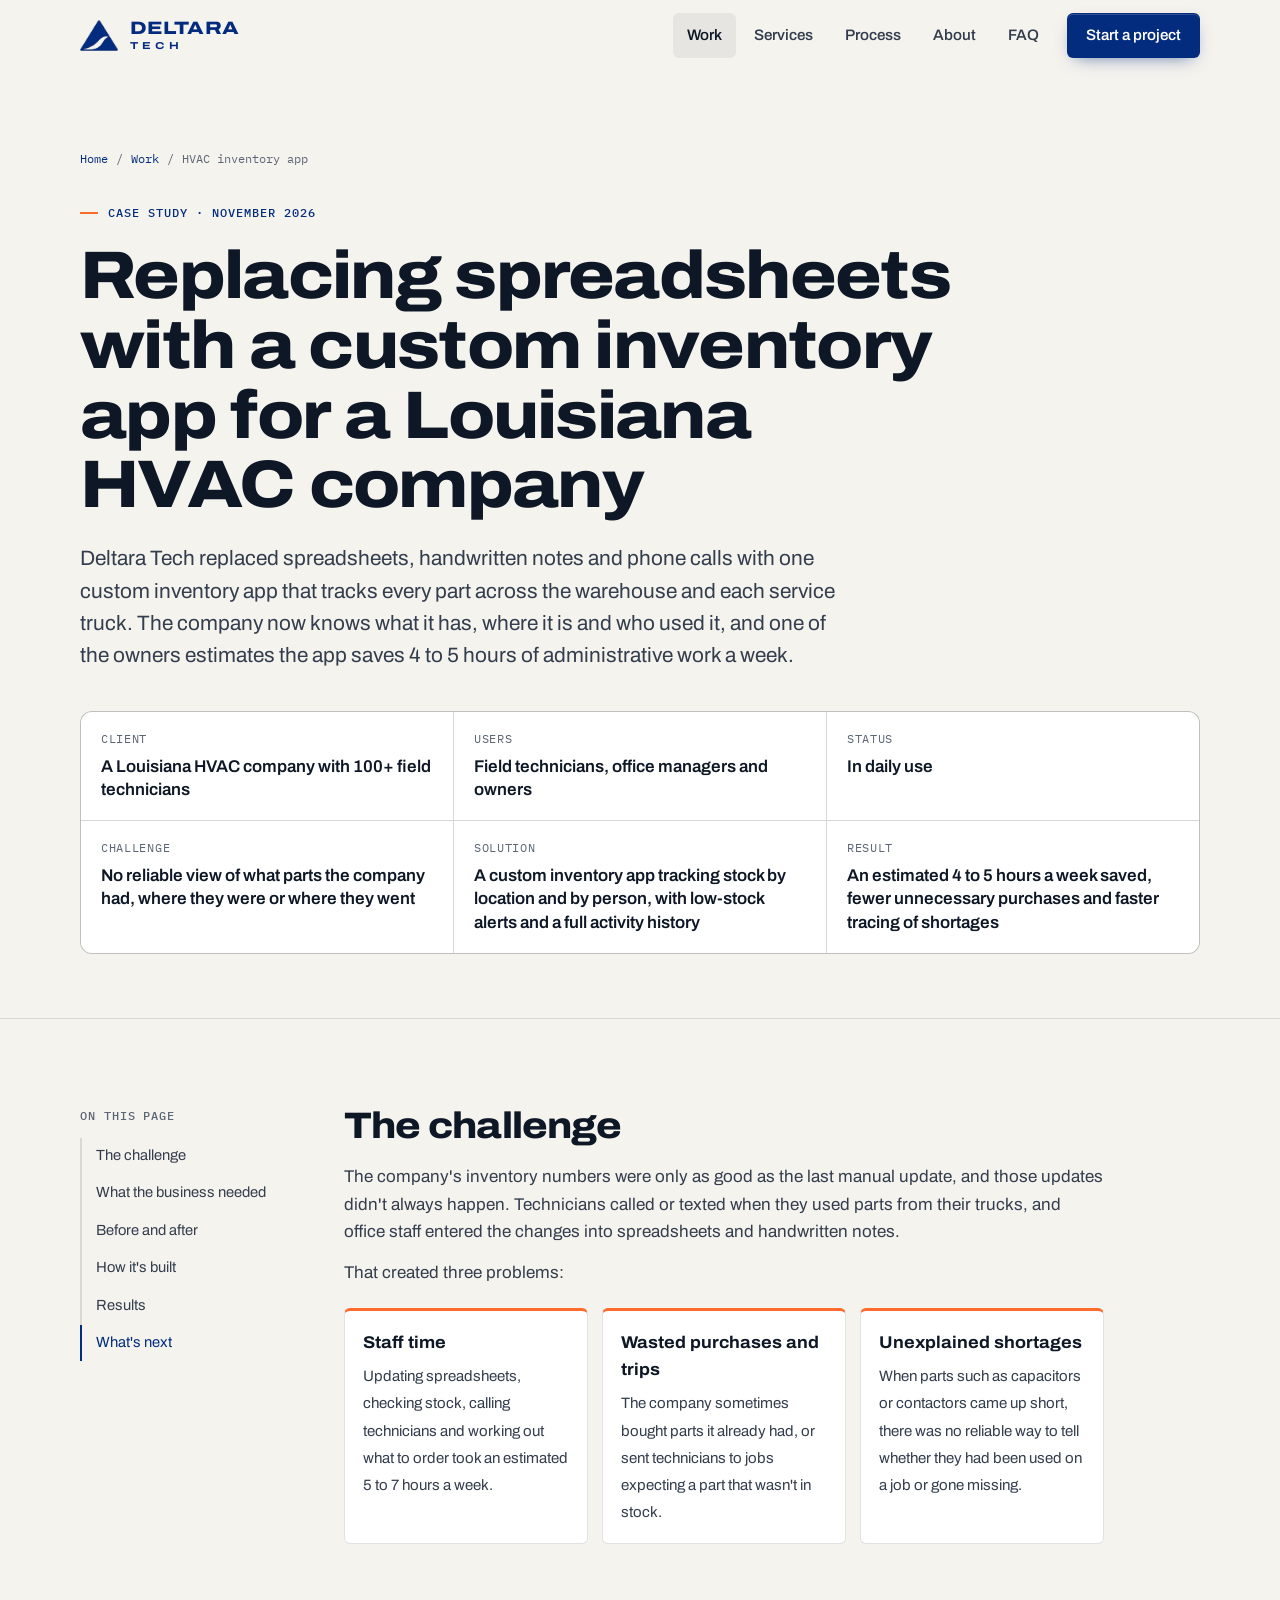
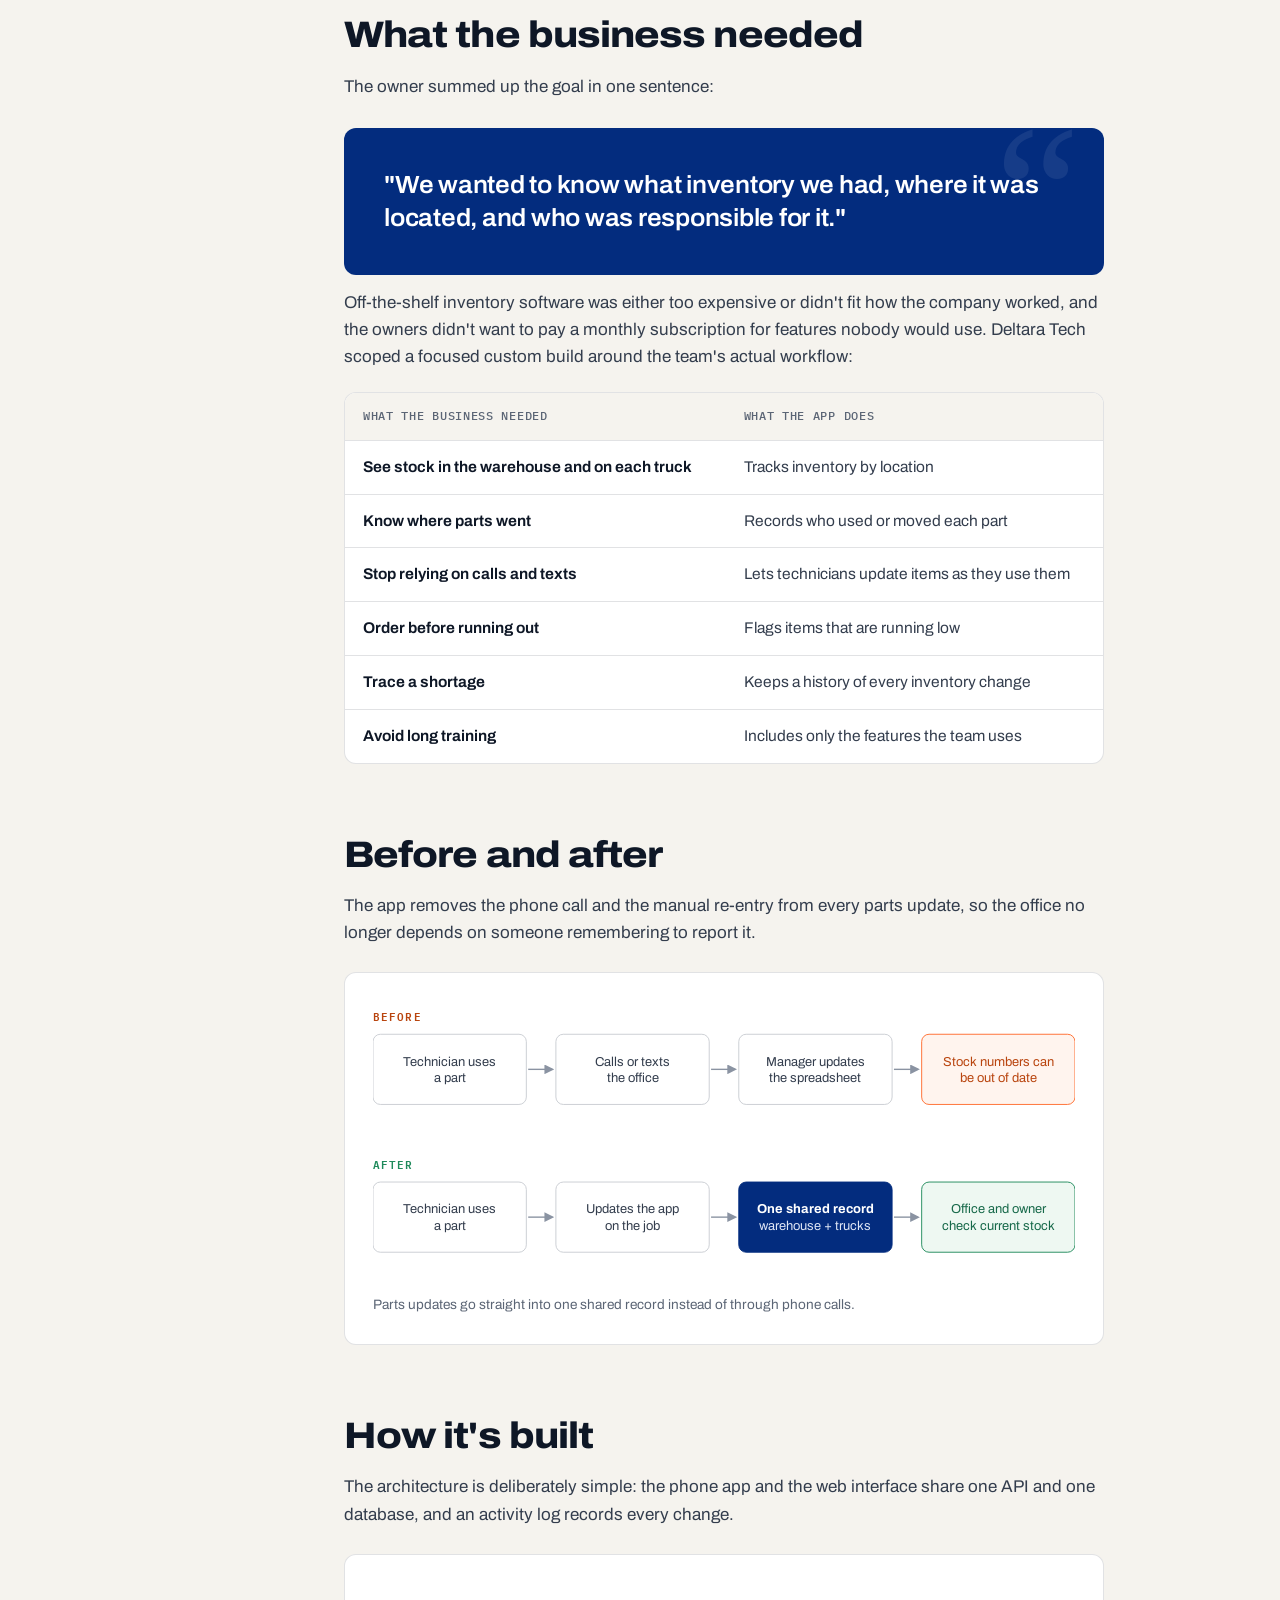
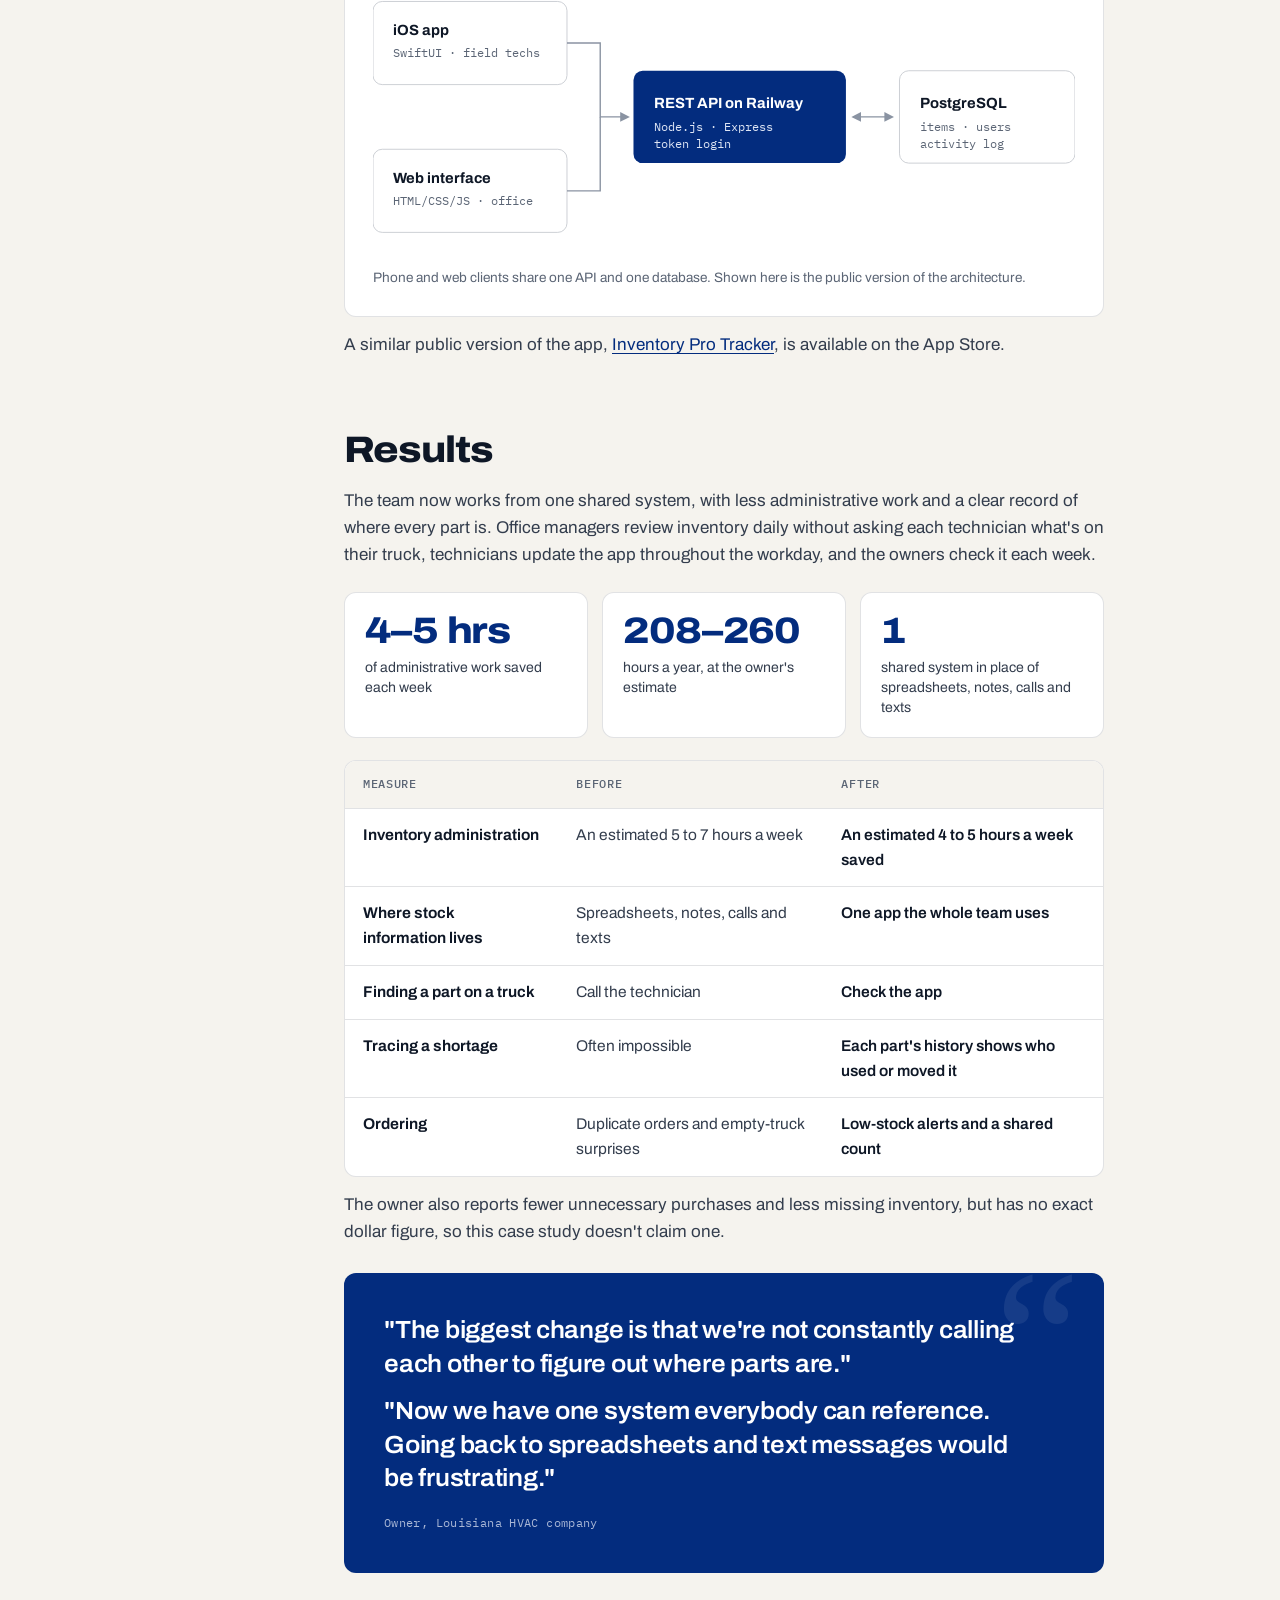
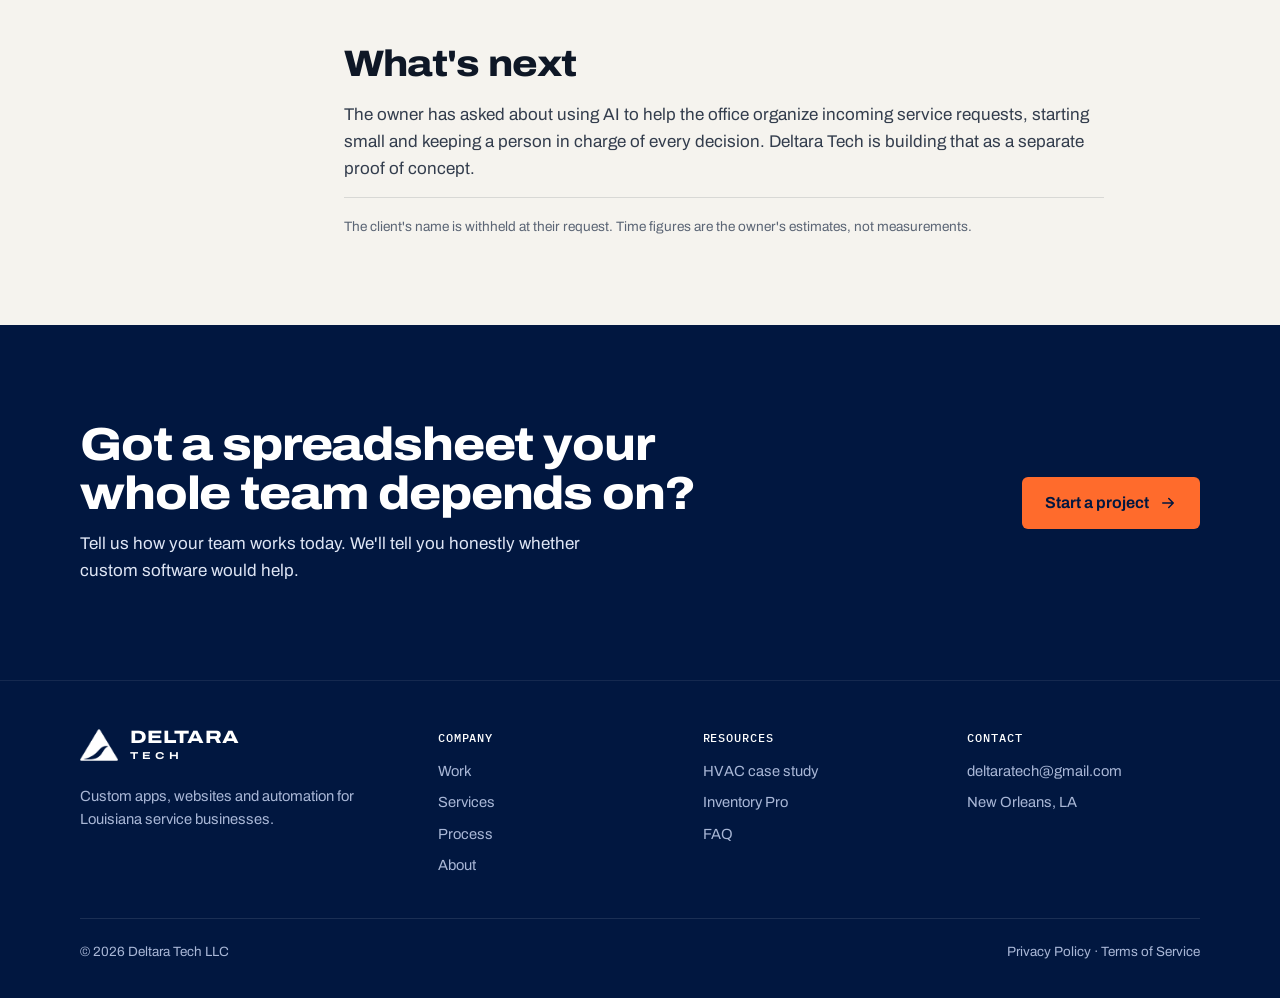
<file: case-study.html>
<!DOCTYPE html>
<html lang="en">
<head>
  <meta charset="UTF-8">
  <meta name="viewport" content="width=device-width, initial-scale=1">
  <title>Case Study: Custom Inventory App for a Louisiana HVAC Company | Deltara Tech</title>
  <meta name="description" content="How Deltara Tech replaced spreadsheets, handwritten notes and phone calls with one inventory app for a Louisiana HVAC company, saving an estimated 4 to 5 hours of admin work a week.">
  <link rel="canonical" href="https://www.deltaratech.com/case-study.html">
  <meta name="theme-color" content="#032c7e">

  <meta property="og:type" content="article">
  <meta property="og:site_name" content="Deltara Tech">
  <meta property="og:title" content="Case study: a custom inventory app for a Louisiana HVAC company">
  <meta property="og:description" content="One shared app for the warehouse and every service truck. An estimated 4 to 5 hours of admin work saved each week.">
  <meta property="og:url" content="https://www.deltaratech.com/case-study.html">
  <meta property="og:image" content="https://www.deltaratech.com/images/og-image.png">
  <meta name="twitter:card" content="summary_large_image">

  <link rel="icon" type="image/png" sizes="32x32" href="images/favicon-32.png">
  <link rel="icon" type="image/png" sizes="64x64" href="images/favicon-64.png">
  <link rel="apple-touch-icon" href="images/apple-touch-icon.png">

  <link rel="preconnect" href="https://fonts.googleapis.com">
  <link rel="preconnect" href="https://fonts.gstatic.com" crossorigin>
  <link href="https://fonts.googleapis.com/css2?family=Archivo:wdth,wght@62..125,400..900&family=IBM+Plex+Mono:wght@400;500;600&display=swap" rel="stylesheet">
  <link rel="stylesheet" href="assets/site.css">
  <script>document.documentElement.classList.add('js');</script>
</head>
<body>
  <a class="skip-link" href="#main">Skip to content</a>

  <header class="nav" id="nav">
    <div class="wrap">
      <a class="brand" href="index.html" aria-label="Deltara Tech home">
        <img src="images/mark.png" alt="" width="38" height="32">
        <span class="brand-word">Deltara<small>Tech</small></span>
      </a>
      <button class="menu-toggle" id="menu-toggle" aria-expanded="false" aria-controls="nav-links" aria-label="Open menu"><span></span></button>
      <ul class="nav-links" id="nav-links">
        <li><a href="index.html#work" aria-current="true">Work</a></li>
        <li><a href="index.html#services">Services</a></li>
        <li><a href="index.html#process">Process</a></li>
        <li><a href="index.html#about">About</a></li>
        <li><a href="index.html#faq">FAQ</a></li>
        <li><a class="btn btn-primary" href="index.html#contact">Start a project</a></li>
      </ul>
    </div>
  </header>

  <main id="main">
    <section class="page-hero">
      <div class="wrap">
        <nav class="crumbs" aria-label="Breadcrumb"><a href="index.html">Home</a><span>/</span><a href="index.html#work">Work</a><span>/</span><span>HVAC inventory app</span></nav>
        <p class="kicker">Case study · November 2026</p>
        <h1>Replacing spreadsheets with a custom inventory app for a Louisiana HVAC company</h1>
        <p class="lead">Deltara Tech replaced spreadsheets, handwritten notes and phone calls with one custom inventory app that tracks every part across the warehouse and each service truck. The company now knows what it has, where it is and who used it, and one of the owners estimates the app saves 4 to 5 hours of administrative work a week.</p>
        <dl class="facts">
          <div><dt>Client</dt><dd>A Louisiana HVAC company with 100+ field technicians</dd></div>
          <div><dt>Users</dt><dd>Field technicians, office managers and owners</dd></div>
          <div><dt>Status</dt><dd>In daily use</dd></div>
          <div><dt>Challenge</dt><dd>No reliable view of what parts the company had, where they were or where they went</dd></div>
          <div><dt>Solution</dt><dd>A custom inventory app tracking stock by location and by person, with low-stock alerts and a full activity history</dd></div>
          <div><dt>Result</dt><dd>An estimated 4 to 5 hours a week saved, fewer unnecessary purchases and faster tracing of shortages</dd></div>
        </dl>
      </div>
    </section>

    <div class="wrap article">
      <aside class="toc" aria-label="On this page">
        <h4>On this page</h4>
        <ol>
          <li><a href="#challenge">The challenge</a></li>
          <li><a href="#needs">What the business needed</a></li>
          <li><a href="#before-after">Before and after</a></li>
          <li><a href="#build">How it's built</a></li>
          <li><a href="#results">Results</a></li>
          <li><a href="#next">What's next</a></li>
        </ol>
      </aside>

      <article class="prose">
        <section id="challenge">
          <h2>The challenge</h2>
          <p>The company's inventory numbers were only as good as the last manual update, and those updates didn't always happen. Technicians called or texted when they used parts from their trucks, and office staff entered the changes into spreadsheets and handwritten notes.</p>
          <p>That created three problems:</p>
          <ul class="pains">
            <li><b>Staff time</b><span>Updating spreadsheets, checking stock, calling technicians and working out what to order took an estimated 5 to 7 hours a week.</span></li>
            <li><b>Wasted purchases and trips</b><span>The company sometimes bought parts it already had, or sent technicians to jobs expecting a part that wasn't in stock.</span></li>
            <li><b>Unexplained shortages</b><span>When parts such as capacitors or contactors came up short, there was no reliable way to tell whether they had been used on a job or gone missing.</span></li>
          </ul>
        </section>

        <section id="needs">
          <h2>What the business needed</h2>
          <p>The owner summed up the goal in one sentence:</p>
          <div class="quote-block"><p>"We wanted to know what inventory we had, where it was located, and who was responsible for it."</p></div>
          <p>Off-the-shelf inventory software was either too expensive or didn't fit how the company worked, and the owners didn't want to pay a monthly subscription for features nobody would use. Deltara Tech scoped a focused custom build around the team's actual workflow:</p>
          <div class="table-wrap">
            <table class="table">
              <thead><tr><th scope="col">What the business needed</th><th scope="col">What the app does</th></tr></thead>
              <tbody>
                <tr><th scope="row">See stock in the warehouse and on each truck</th><td>Tracks inventory by location</td></tr>
                <tr><th scope="row">Know where parts went</th><td>Records who used or moved each part</td></tr>
                <tr><th scope="row">Stop relying on calls and texts</th><td>Lets technicians update items as they use them</td></tr>
                <tr><th scope="row">Order before running out</th><td>Flags items that are running low</td></tr>
                <tr><th scope="row">Trace a shortage</th><td>Keeps a history of every inventory change</td></tr>
                <tr><th scope="row">Avoid long training</th><td>Includes only the features the team uses</td></tr>
              </tbody>
            </table>
          </div>
        </section>

        <section id="before-after">
          <h2>Before and after</h2>
          <p>The app removes the phone call and the manual re-entry from every parts update, so the office no longer depends on someone remembering to report it.</p>
          <figure class="figure">
            <div class="figure-scroll" tabindex="0" role="region" aria-label="Diagram"><svg viewBox="0 0 760 300" role="img" aria-labelledby="ba-title ba-desc" font-family="Archivo, system-ui, sans-serif">
              <title id="ba-title">How a parts update reaches the office, before and after the app</title>
              <desc id="ba-desc">Before: a technician uses a part, calls or texts the office, a manager updates the spreadsheet, and stock numbers can be out of date. After: the technician uses a part, updates the app on the job, the change goes into one shared record for the warehouse and trucks, and the office and owner check current stock.</desc>
              <defs>
                <marker id="ah" viewBox="0 0 10 10" refX="8" refY="5" markerWidth="7" markerHeight="7" orient="auto-start-reverse"><path d="M0 0 L10 5 L0 10 z" fill="#8a93a2"/></marker>
              </defs>
              <text x="0" y="22" font-family="IBM Plex Mono, monospace" font-size="12" font-weight="600" letter-spacing="1.2" fill="#b9450f">BEFORE</text>
              <g font-size="14" fill="#333d4d" text-anchor="middle">
                <rect x="0" y="36" width="166" height="76" rx="8" fill="#fff" stroke="#c9ccd2"/>
                <text x="83" y="70">Technician uses</text><text x="83" y="88">a part</text>
                <rect x="198" y="36" width="166" height="76" rx="8" fill="#fff" stroke="#c9ccd2"/>
                <text x="281" y="70">Calls or texts</text><text x="281" y="88">the office</text>
                <rect x="396" y="36" width="166" height="76" rx="8" fill="#fff" stroke="#c9ccd2"/>
                <text x="479" y="70">Manager updates</text><text x="479" y="88">the spreadsheet</text>
                <rect x="594" y="36" width="166" height="76" rx="8" fill="#fff4ee" stroke="#ff6b2c"/>
                <text x="677" y="70" fill="#b9450f">Stock numbers can</text><text x="677" y="88" fill="#b9450f">be out of date</text>
              </g>
              <g stroke="#8a93a2" stroke-width="1.5" marker-end="url(#ah)">
                <line x1="168" y1="74" x2="194" y2="74"/><line x1="366" y1="74" x2="392" y2="74"/><line x1="564" y1="74" x2="590" y2="74"/>
              </g>

              <text x="0" y="182" font-family="IBM Plex Mono, monospace" font-size="12" font-weight="600" letter-spacing="1.2" fill="#1f8a5b">AFTER</text>
              <g font-size="14" fill="#333d4d" text-anchor="middle">
                <rect x="0" y="196" width="166" height="76" rx="8" fill="#fff" stroke="#c9ccd2"/>
                <text x="83" y="230">Technician uses</text><text x="83" y="248">a part</text>
                <rect x="198" y="196" width="166" height="76" rx="8" fill="#fff" stroke="#c9ccd2"/>
                <text x="281" y="230">Updates the app</text><text x="281" y="248">on the job</text>
                <rect x="396" y="196" width="166" height="76" rx="8" fill="#032c7e" stroke="#032c7e"/>
                <text x="479" y="230" fill="#fff" font-weight="700">One shared record</text><text x="479" y="248" fill="#dfe6f5">warehouse + trucks</text>
                <rect x="594" y="196" width="166" height="76" rx="8" fill="#eef8f2" stroke="#1f8a5b"/>
                <text x="677" y="230" fill="#17694a">Office and owner</text><text x="677" y="248" fill="#17694a">check current stock</text>
              </g>
              <g stroke="#8a93a2" stroke-width="1.5" marker-end="url(#ah)">
                <line x1="168" y1="234" x2="194" y2="234"/><line x1="366" y1="234" x2="392" y2="234"/><line x1="564" y1="234" x2="590" y2="234"/>
              </g>
            </svg></div>
            <figcaption>Parts updates go straight into one shared record instead of through phone calls.</figcaption>
          </figure>
        </section>

        <section id="build">
          <h2>How it's built</h2>
          <p>The architecture is deliberately simple: the phone app and the web interface share one API and one database, and an activity log records every change.</p>
          <figure class="figure">
            <div class="figure-scroll" tabindex="0" role="region" aria-label="Diagram"><svg viewBox="0 0 760 290" role="img" aria-labelledby="arch-title arch-desc" font-family="Archivo, system-ui, sans-serif">
              <title id="arch-title">System architecture</title>
              <desc id="arch-desc">An iOS app built with SwiftUI and a web interface built with HTML, CSS and JavaScript both connect to a REST API on Railway built with Node.js and Express with token login. The API reads and writes a PostgreSQL database holding items, users and the activity log.</desc>
              <defs>
                <marker id="ah2" viewBox="0 0 10 10" refX="8" refY="5" markerWidth="7" markerHeight="7" orient="auto-start-reverse"><path d="M0 0 L10 5 L0 10 z" fill="#8a93a2"/></marker>
              </defs>
              <g>
                <rect x="0" y="20" width="210" height="90" rx="10" fill="#fff" stroke="#c9ccd2"/>
                <text x="22" y="56" font-size="16" font-weight="700" fill="#0e1726">iOS app</text>
                <text x="22" y="80" font-size="13" fill="#5b6575" font-family="IBM Plex Mono, monospace">SwiftUI · field techs</text>

                <rect x="0" y="180" width="210" height="90" rx="10" fill="#fff" stroke="#c9ccd2"/>
                <text x="22" y="216" font-size="16" font-weight="700" fill="#0e1726">Web interface</text>
                <text x="22" y="240" font-size="13" fill="#5b6575" font-family="IBM Plex Mono, monospace">HTML/CSS/JS · office</text>

                <rect x="282" y="95" width="230" height="100" rx="10" fill="#032c7e"/>
                <text x="304" y="135" font-size="16" font-weight="700" fill="#fff">REST API on Railway</text>
                <text x="304" y="160" font-size="13" fill="#dfe6f5" font-family="IBM Plex Mono, monospace">Node.js · Express</text>
                <text x="304" y="179" font-size="13" fill="#dfe6f5" font-family="IBM Plex Mono, monospace">token login</text>

                <rect x="570" y="95" width="190" height="100" rx="10" fill="#fff" stroke="#c9ccd2"/>
                <text x="592" y="135" font-size="16" font-weight="700" fill="#0e1726">PostgreSQL</text>
                <text x="592" y="160" font-size="13" fill="#5b6575" font-family="IBM Plex Mono, monospace">items · users</text>
                <text x="592" y="179" font-size="13" fill="#5b6575" font-family="IBM Plex Mono, monospace">activity log</text>
              </g>
              <g fill="none" stroke="#8a93a2" stroke-width="1.5">
                <path d="M210 65 H246 V145 H276" marker-end="url(#ah2)"/>
                <path d="M210 225 H246 V145"/>
                <path d="M520 145 H562" marker-start="url(#ah2)" marker-end="url(#ah2)"/>
              </g>
            </svg></div>
            <figcaption>Phone and web clients share one API and one database. Shown here is the public version of the architecture.</figcaption>
          </figure>
          <p>A similar public version of the app, <a href="https://www.inventoryprotracker.com" target="_blank" rel="noopener">Inventory Pro Tracker</a>, is available on the App Store.</p>
        </section>

        <section id="results">
          <h2>Results</h2>
          <p>The team now works from one shared system, with less administrative work and a clear record of where every part is. Office managers review inventory daily without asking each technician what's on their truck, technicians update the app throughout the workday, and the owners check it each week.</p>
          <div class="big-stats">
            <div><b>4–5 hrs</b><span>of administrative work saved each week</span></div>
            <div><b>208–260</b><span>hours a year, at the owner's estimate</span></div>
            <div><b>1</b><span>shared system in place of spreadsheets, notes, calls and texts</span></div>
          </div>
          <div class="table-wrap">
            <table class="table">
              <thead><tr><th scope="col">Measure</th><th scope="col">Before</th><th scope="col">After</th></tr></thead>
              <tbody>
                <tr><th scope="row">Inventory administration</th><td>An estimated 5 to 7 hours a week</td><td class="after">An estimated 4 to 5 hours a week saved</td></tr>
                <tr><th scope="row">Where stock information lives</th><td>Spreadsheets, notes, calls and texts</td><td class="after">One app the whole team uses</td></tr>
                <tr><th scope="row">Finding a part on a truck</th><td>Call the technician</td><td class="after">Check the app</td></tr>
                <tr><th scope="row">Tracing a shortage</th><td>Often impossible</td><td class="after">Each part's history shows who used or moved it</td></tr>
                <tr><th scope="row">Ordering</th><td>Duplicate orders and empty-truck surprises</td><td class="after">Low-stock alerts and a shared count</td></tr>
              </tbody>
            </table>
          </div>
          <p>The owner also reports fewer unnecessary purchases and less missing inventory, but has no exact dollar figure, so this case study doesn't claim one.</p>
          <blockquote class="quote-block">
            <p>"The biggest change is that we're not constantly calling each other to figure out where parts are."</p>
            <p>"Now we have one system everybody can reference. Going back to spreadsheets and text messages would be frustrating."</p>
            <footer>Owner, Louisiana HVAC company</footer>
          </blockquote>
        </section>

        <section id="next">
          <h2>What's next</h2>
          <p>The owner has asked about using AI to help the office organize incoming service requests, starting small and keeping a person in charge of every decision. Deltara Tech is building that as a separate proof of concept.</p>
          <p class="footnote">The client's name is withheld at their request. Time figures are the owner's estimates, not measurements.</p>
        </section>
      </article>
    </div>

    <section class="cta-band">
      <div class="wrap">
        <div>
          <h2>Got a spreadsheet your whole team depends on?</h2>
          <p>Tell us how your team works today. We'll tell you honestly whether custom software would help.</p>
        </div>
        <a class="btn btn-signal" href="index.html#contact">Start a project
          <svg viewBox="0 0 24 24" fill="none" stroke="currentColor" stroke-width="2" stroke-linecap="round" stroke-linejoin="round" aria-hidden="true"><path d="M5 12h14M13 6l6 6-6 6"/></svg>
        </a>
      </div>
    </section>
  </main>

  <footer class="footer">
    <div class="wrap">
      <div class="footer-top">
        <div>
          <a class="brand" href="index.html" aria-label="Deltara Tech home">
            <img src="images/mark-white.png" alt="" width="38" height="32">
            <span class="brand-word">Deltara<small>Tech</small></span>
          </a>
          <p class="footer-tag">Custom apps, websites and automation for Louisiana service businesses.</p>
        </div>
        <div>
          <h4>Company</h4>
          <ul>
            <li><a href="index.html#work">Work</a></li>
            <li><a href="index.html#services">Services</a></li>
            <li><a href="index.html#process">Process</a></li>
            <li><a href="index.html#about">About</a></li>
          </ul>
        </div>
        <div>
          <h4>Resources</h4>
          <ul>
            <li><a href="case-study.html">HVAC case study</a></li>
            <li><a href="https://www.inventoryprotracker.com" target="_blank" rel="noopener">Inventory Pro</a></li>
            <li><a href="index.html#faq">FAQ</a></li>
          </ul>
        </div>
        <div>
          <h4>Contact</h4>
          <ul>
            <li><a href="mailto:deltaratech@gmail.com">deltaratech@gmail.com</a></li>
            <li>New Orleans, LA</li>
          </ul>
        </div>
      </div>
      <div class="footer-bottom">
        <span>© <span data-year>2026</span> Deltara Tech LLC</span>
        <span><a href="privacy-policy.html">Privacy Policy</a> · <a href="terms-of-service.html">Terms of Service</a></span>
      </div>
    </div>
  </footer>

  <script src="assets/site.js"></script>
</body>
</html>
</file>
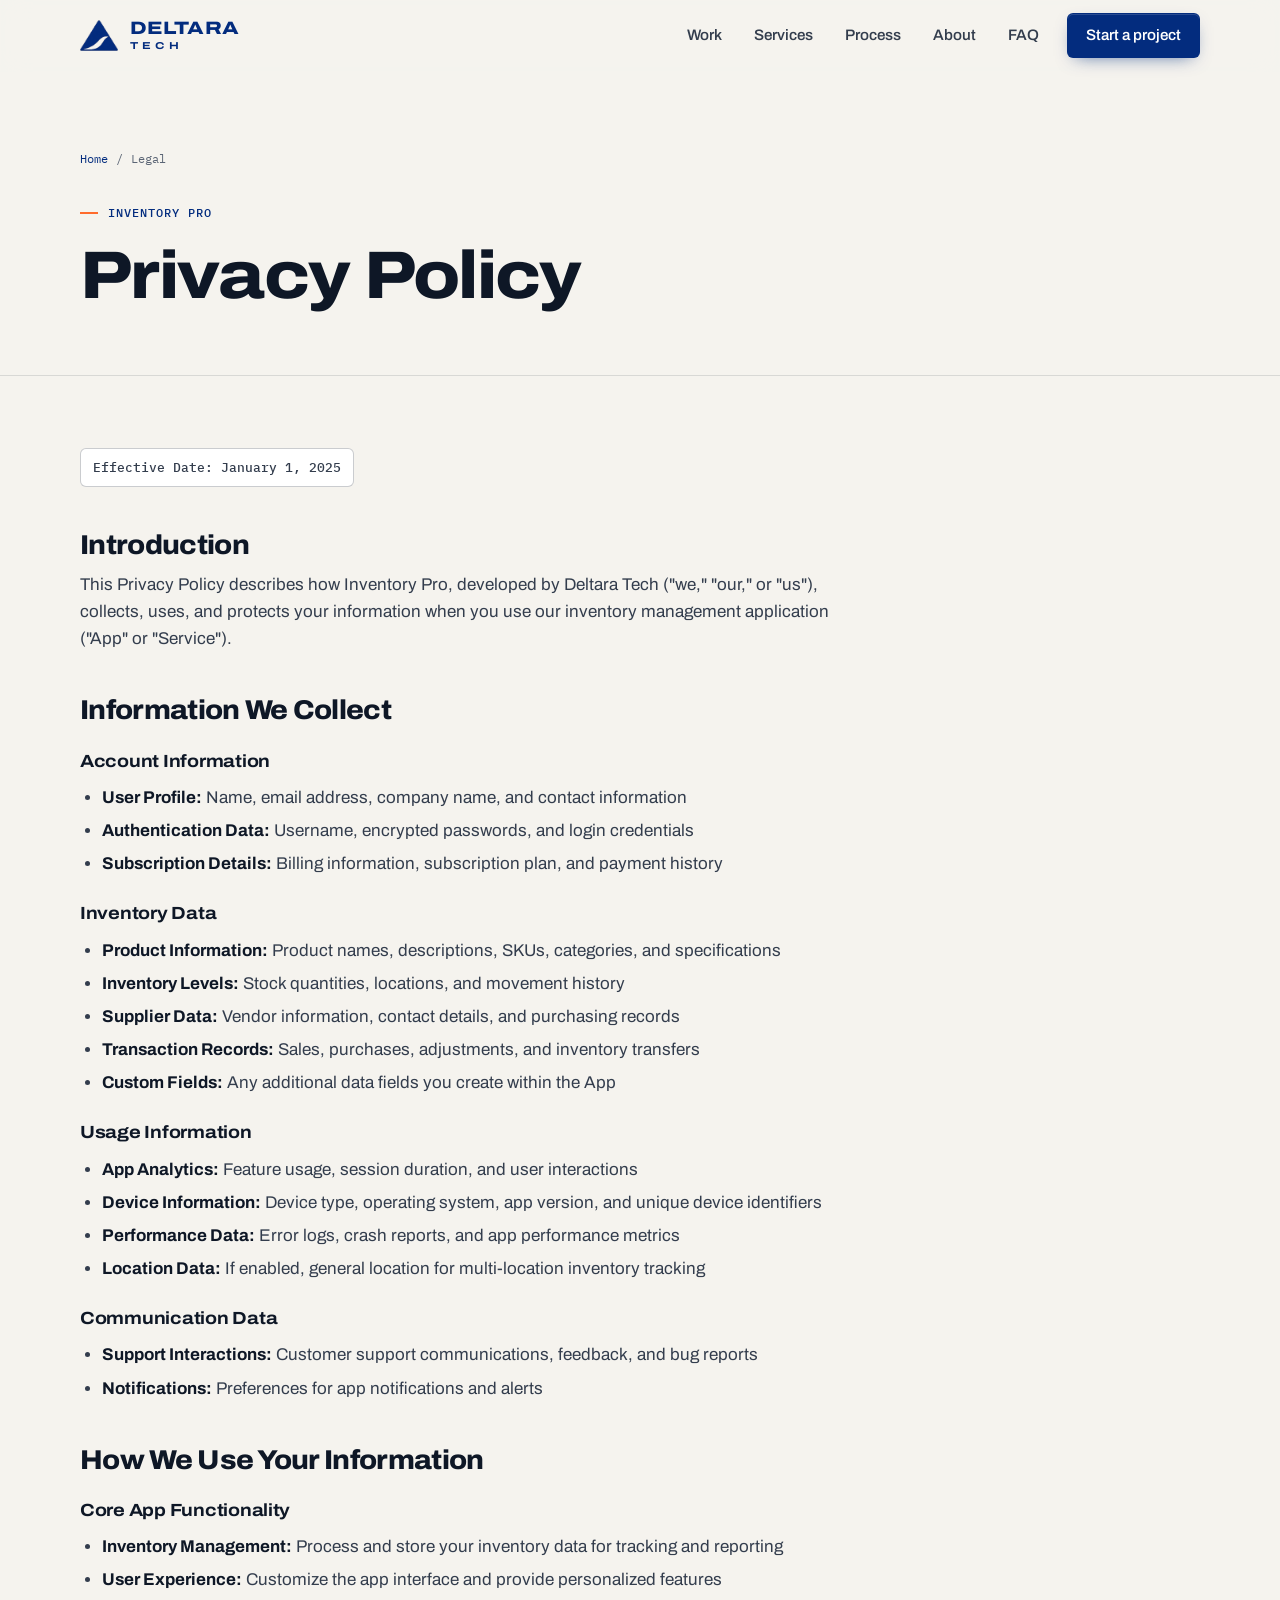
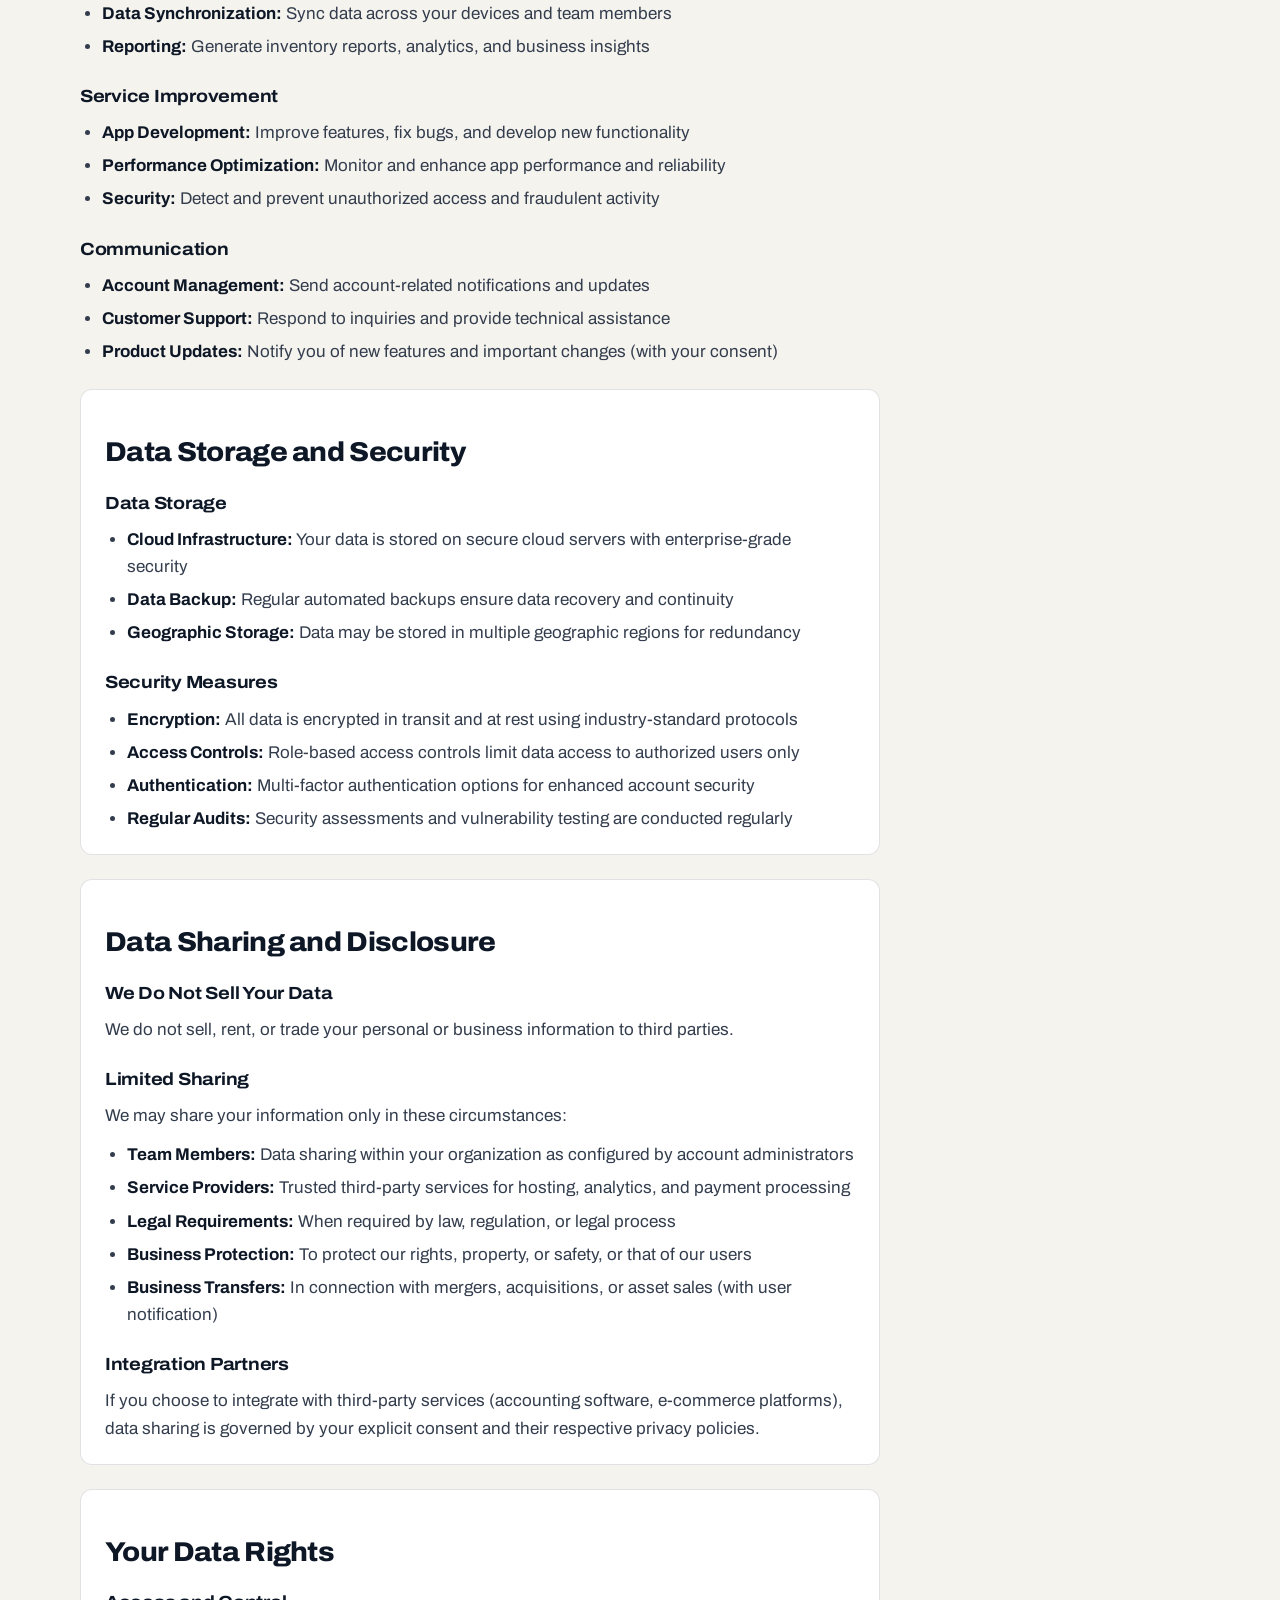
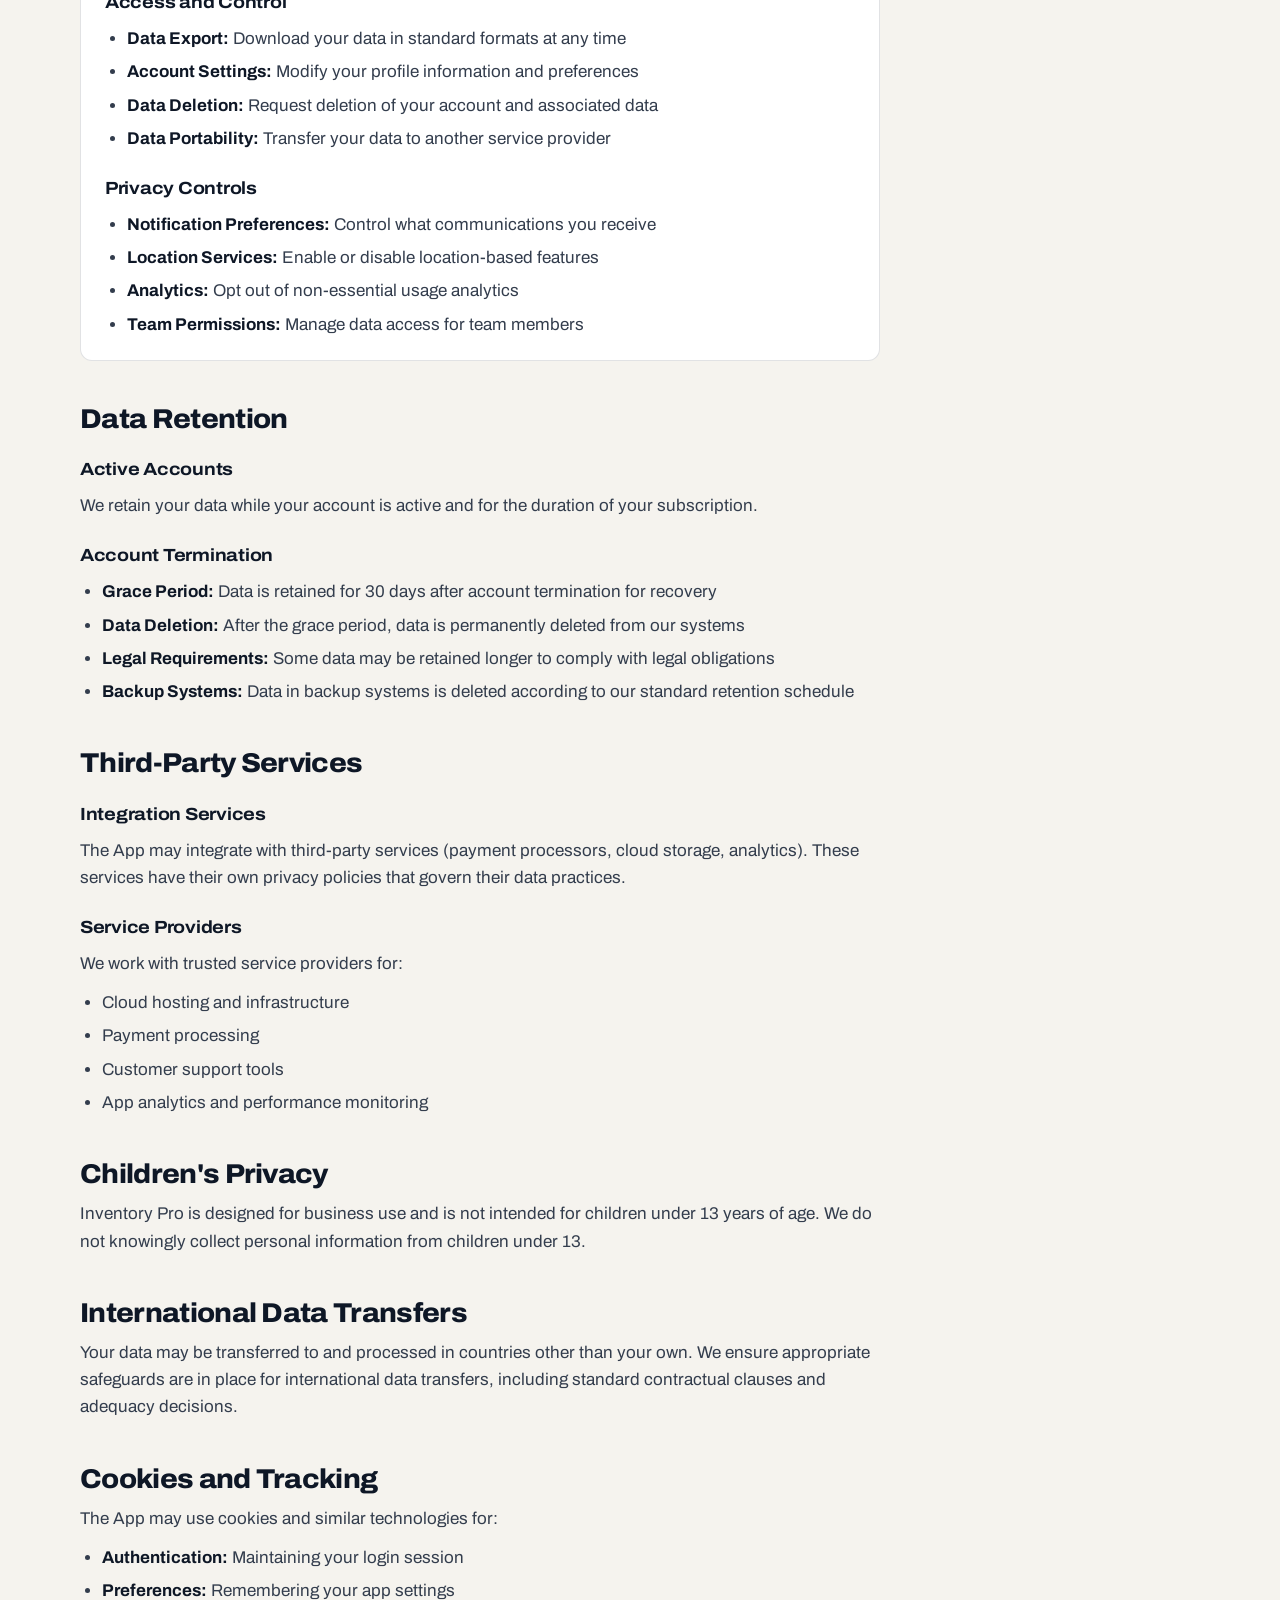
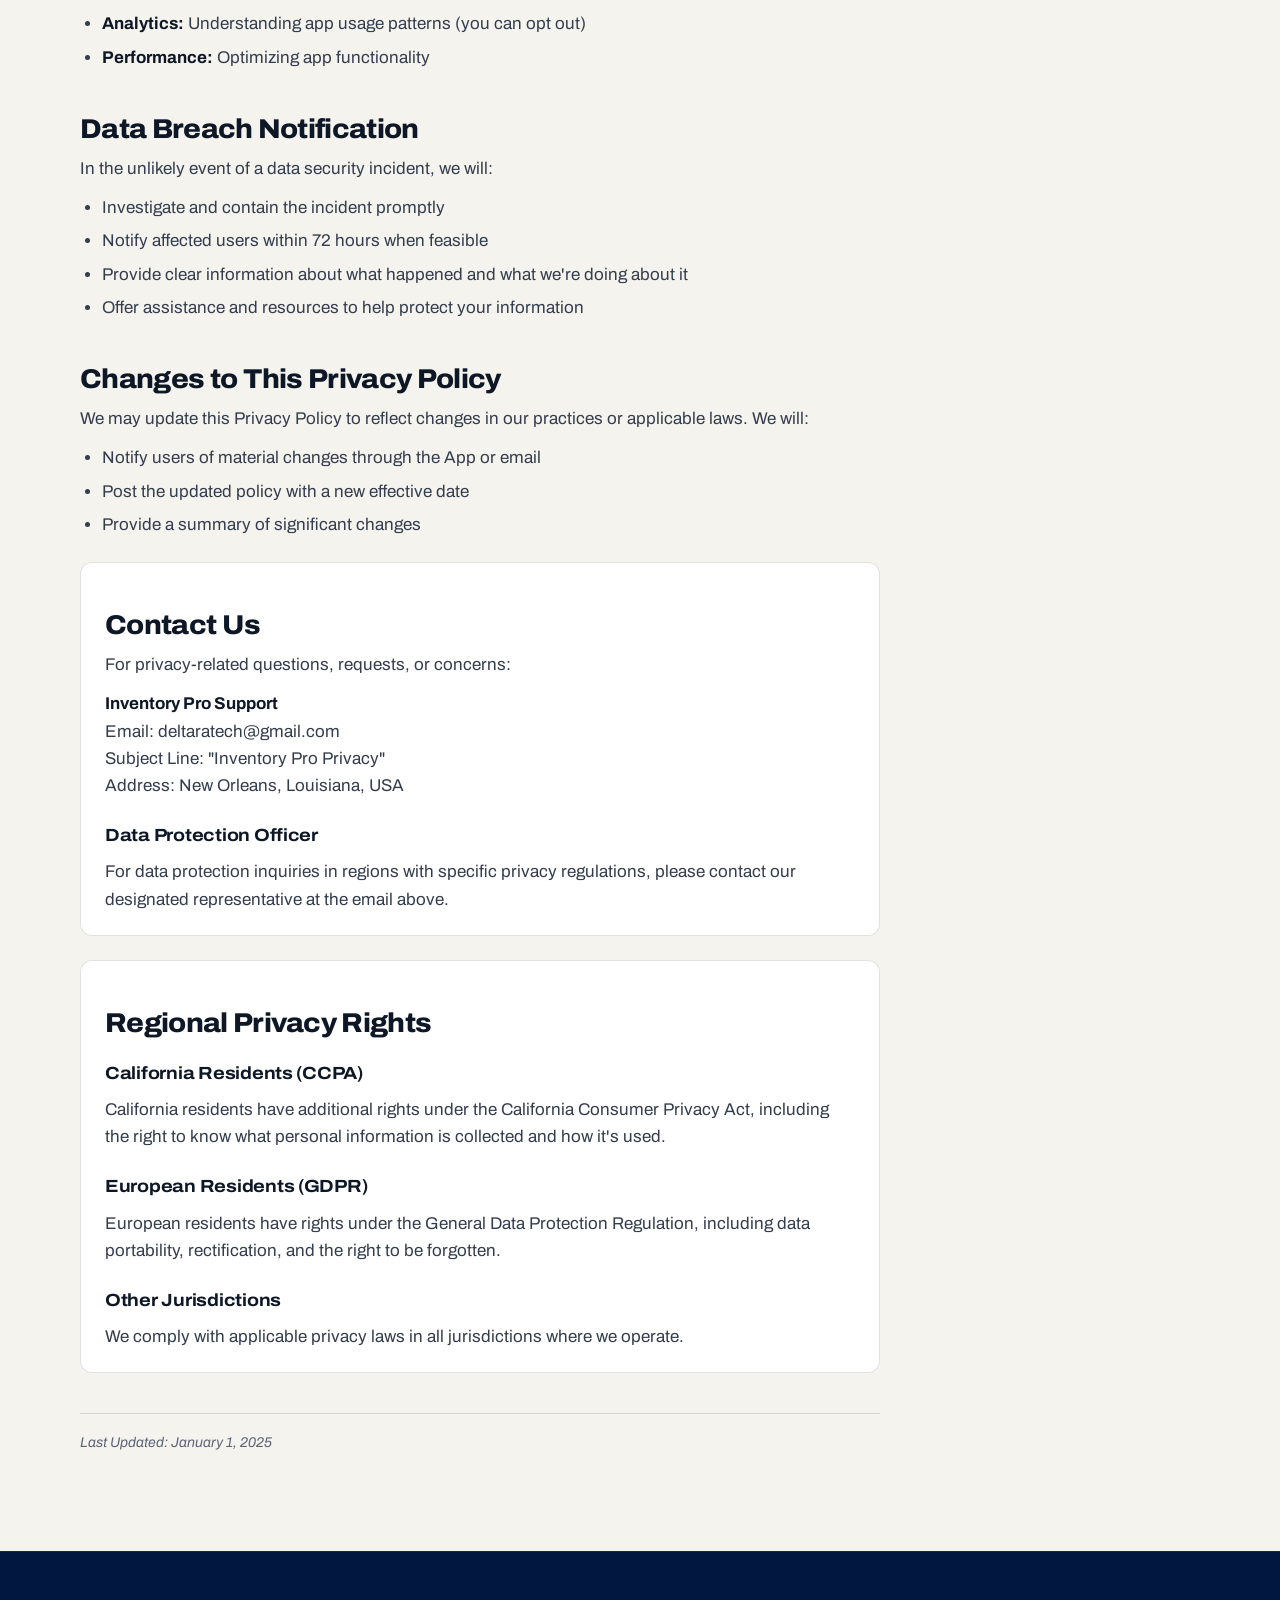
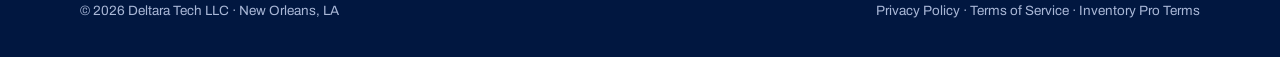
<file: privacy-policy-inventory-pro.html>
<!DOCTYPE html>
<html lang="en">
<head>
  <meta charset="UTF-8">
  <meta name="viewport" content="width=device-width, initial-scale=1">
  <title>Privacy Policy | Inventory Pro by Deltara Tech</title>
  <meta name="description" content="How the Inventory Pro app collects, uses and protects information.">
  <link rel="canonical" href="https://www.deltaratech.com/privacy-policy-inventory-pro.html">
  <meta name="theme-color" content="#032c7e">
  <link rel="icon" type="image/png" sizes="32x32" href="images/favicon-32.png">
  <link rel="apple-touch-icon" href="images/apple-touch-icon.png">
  <link rel="preconnect" href="https://fonts.googleapis.com">
  <link rel="preconnect" href="https://fonts.gstatic.com" crossorigin>
  <link href="https://fonts.googleapis.com/css2?family=Archivo:wdth,wght@62..125,400..900&family=IBM+Plex+Mono:wght@400;500;600&display=swap" rel="stylesheet">
  <link rel="stylesheet" href="assets/site.css">
</head>
<body>
  <a class="skip-link" href="#main">Skip to content</a>

  <header class="nav" id="nav">
    <div class="wrap">
      <a class="brand" href="index.html" aria-label="Deltara Tech home">
        <img src="images/mark.png" alt="" width="38" height="32">
        <span class="brand-word">Deltara<small>Tech</small></span>
      </a>
      <button class="menu-toggle" id="menu-toggle" aria-expanded="false" aria-controls="nav-links" aria-label="Open menu"><span></span></button>
      <ul class="nav-links" id="nav-links">
        <li><a href="index.html#work">Work</a></li>
        <li><a href="index.html#services">Services</a></li>
        <li><a href="index.html#process">Process</a></li>
        <li><a href="index.html#about">About</a></li>
        <li><a href="index.html#faq">FAQ</a></li>
        <li><a class="btn btn-primary" href="index.html#contact">Start a project</a></li>
      </ul>
    </div>
  </header>

  <main id="main">
    <section class="page-hero">
      <div class="wrap">
        <nav class="crumbs" aria-label="Breadcrumb"><a href="index.html">Home</a><span>/</span><span>Legal</span></nav>
        <p class="kicker">Inventory Pro</p>
        <h1>Privacy Policy</h1>
      </div>
    </section>
    <div class="wrap">
      <article class="legal">

            <div class="effective-date">
                <strong>Effective Date: January 1, 2025</strong>
            </div>

            <h2>Introduction</h2>
            <p>This Privacy Policy describes how Inventory Pro, developed by Deltara Tech ("we," "our," or "us"), collects, uses, and protects your information when you use our inventory management application ("App" or "Service").</p>

            <h2>Information We Collect</h2>

            <h3>Account Information</h3>
            <ul>
                <li><strong>User Profile:</strong> Name, email address, company name, and contact information</li>
                <li><strong>Authentication Data:</strong> Username, encrypted passwords, and login credentials</li>
                <li><strong>Subscription Details:</strong> Billing information, subscription plan, and payment history</li>
            </ul>

            <h3>Inventory Data</h3>
            <ul>
                <li><strong>Product Information:</strong> Product names, descriptions, SKUs, categories, and specifications</li>
                <li><strong>Inventory Levels:</strong> Stock quantities, locations, and movement history</li>
                <li><strong>Supplier Data:</strong> Vendor information, contact details, and purchasing records</li>
                <li><strong>Transaction Records:</strong> Sales, purchases, adjustments, and inventory transfers</li>
                <li><strong>Custom Fields:</strong> Any additional data fields you create within the App</li>
            </ul>

            <h3>Usage Information</h3>
            <ul>
                <li><strong>App Analytics:</strong> Feature usage, session duration, and user interactions</li>
                <li><strong>Device Information:</strong> Device type, operating system, app version, and unique device identifiers</li>
                <li><strong>Performance Data:</strong> Error logs, crash reports, and app performance metrics</li>
                <li><strong>Location Data:</strong> If enabled, general location for multi-location inventory tracking</li>
            </ul>

            <h3>Communication Data</h3>
            <ul>
                <li><strong>Support Interactions:</strong> Customer support communications, feedback, and bug reports</li>
                <li><strong>Notifications:</strong> Preferences for app notifications and alerts</li>
            </ul>

            <h2>How We Use Your Information</h2>

            <h3>Core App Functionality</h3>
            <ul>
                <li><strong>Inventory Management:</strong> Process and store your inventory data for tracking and reporting</li>
                <li><strong>User Experience:</strong> Customize the app interface and provide personalized features</li>
                <li><strong>Data Synchronization:</strong> Sync data across your devices and team members</li>
                <li><strong>Reporting:</strong> Generate inventory reports, analytics, and business insights</li>
            </ul>

            <h3>Service Improvement</h3>
            <ul>
                <li><strong>App Development:</strong> Improve features, fix bugs, and develop new functionality</li>
                <li><strong>Performance Optimization:</strong> Monitor and enhance app performance and reliability</li>
                <li><strong>Security:</strong> Detect and prevent unauthorized access and fraudulent activity</li>
            </ul>

            <h3>Communication</h3>
            <ul>
                <li><strong>Account Management:</strong> Send account-related notifications and updates</li>
                <li><strong>Customer Support:</strong> Respond to inquiries and provide technical assistance</li>
                <li><strong>Product Updates:</strong> Notify you of new features and important changes (with your consent)</li>
            </ul>

            <div class="security-section">
                <h2>Data Storage and Security</h2>
                
                <h3>Data Storage</h3>
                <ul>
                    <li><strong>Cloud Infrastructure:</strong> Your data is stored on secure cloud servers with enterprise-grade security</li>
                    <li><strong>Data Backup:</strong> Regular automated backups ensure data recovery and continuity</li>
                    <li><strong>Geographic Storage:</strong> Data may be stored in multiple geographic regions for redundancy</li>
                </ul>

                <h3>Security Measures</h3>
                <ul>
                    <li><strong>Encryption:</strong> All data is encrypted in transit and at rest using industry-standard protocols</li>
                    <li><strong>Access Controls:</strong> Role-based access controls limit data access to authorized users only</li>
                    <li><strong>Authentication:</strong> Multi-factor authentication options for enhanced account security</li>
                    <li><strong>Regular Audits:</strong> Security assessments and vulnerability testing are conducted regularly</li>
                </ul>
            </div>

            <div class="data-sharing">
                <h2>Data Sharing and Disclosure</h2>

                <h3>We Do Not Sell Your Data</h3>
                <p>We do not sell, rent, or trade your personal or business information to third parties.</p>

                <h3>Limited Sharing</h3>
                <p>We may share your information only in these circumstances:</p>
                <ul>
                    <li><strong>Team Members:</strong> Data sharing within your organization as configured by account administrators</li>
                    <li><strong>Service Providers:</strong> Trusted third-party services for hosting, analytics, and payment processing</li>
                    <li><strong>Legal Requirements:</strong> When required by law, regulation, or legal process</li>
                    <li><strong>Business Protection:</strong> To protect our rights, property, or safety, or that of our users</li>
                    <li><strong>Business Transfers:</strong> In connection with mergers, acquisitions, or asset sales (with user notification)</li>
                </ul>

                <h3>Integration Partners</h3>
                <p>If you choose to integrate with third-party services (accounting software, e-commerce platforms), data sharing is governed by your explicit consent and their respective privacy policies.</p>
            </div>

            <div class="rights-section">
                <h2>Your Data Rights</h2>

                <h3>Access and Control</h3>
                <ul>
                    <li><strong>Data Export:</strong> Download your data in standard formats at any time</li>
                    <li><strong>Account Settings:</strong> Modify your profile information and preferences</li>
                    <li><strong>Data Deletion:</strong> Request deletion of your account and associated data</li>
                    <li><strong>Data Portability:</strong> Transfer your data to another service provider</li>
                </ul>

                <h3>Privacy Controls</h3>
                <ul>
                    <li><strong>Notification Preferences:</strong> Control what communications you receive</li>
                    <li><strong>Location Services:</strong> Enable or disable location-based features</li>
                    <li><strong>Analytics:</strong> Opt out of non-essential usage analytics</li>
                    <li><strong>Team Permissions:</strong> Manage data access for team members</li>
                </ul>
            </div>

            <h2>Data Retention</h2>

            <h3>Active Accounts</h3>
            <p>We retain your data while your account is active and for the duration of your subscription.</p>

            <h3>Account Termination</h3>
            <ul>
                <li><strong>Grace Period:</strong> Data is retained for 30 days after account termination for recovery</li>
                <li><strong>Data Deletion:</strong> After the grace period, data is permanently deleted from our systems</li>
                <li><strong>Legal Requirements:</strong> Some data may be retained longer to comply with legal obligations</li>
                <li><strong>Backup Systems:</strong> Data in backup systems is deleted according to our standard retention schedule</li>
            </ul>

            <h2>Third-Party Services</h2>

            <h3>Integration Services</h3>
            <p>The App may integrate with third-party services (payment processors, cloud storage, analytics). These services have their own privacy policies that govern their data practices.</p>

            <h3>Service Providers</h3>
            <p>We work with trusted service providers for:</p>
            <ul>
                <li>Cloud hosting and infrastructure</li>
                <li>Payment processing</li>
                <li>Customer support tools</li>
                <li>App analytics and performance monitoring</li>
            </ul>

            <h2>Children's Privacy</h2>
            <p>Inventory Pro is designed for business use and is not intended for children under 13 years of age. We do not knowingly collect personal information from children under 13.</p>

            <h2>International Data Transfers</h2>
            <p>Your data may be transferred to and processed in countries other than your own. We ensure appropriate safeguards are in place for international data transfers, including standard contractual clauses and adequacy decisions.</p>

            <h2>Cookies and Tracking</h2>
            <p>The App may use cookies and similar technologies for:</p>
            <ul>
                <li><strong>Authentication:</strong> Maintaining your login session</li>
                <li><strong>Preferences:</strong> Remembering your app settings</li>
                <li><strong>Analytics:</strong> Understanding app usage patterns (you can opt out)</li>
                <li><strong>Performance:</strong> Optimizing app functionality</li>
            </ul>

            <h2>Data Breach Notification</h2>
            <p>In the unlikely event of a data security incident, we will:</p>
            <ul>
                <li>Investigate and contain the incident promptly</li>
                <li>Notify affected users within 72 hours when feasible</li>
                <li>Provide clear information about what happened and what we're doing about it</li>
                <li>Offer assistance and resources to help protect your information</li>
            </ul>

            <h2>Changes to This Privacy Policy</h2>
            <p>We may update this Privacy Policy to reflect changes in our practices or applicable laws. We will:</p>
            <ul>
                <li>Notify users of material changes through the App or email</li>
                <li>Post the updated policy with a new effective date</li>
                <li>Provide a summary of significant changes</li>
            </ul>

            <div class="contact-info">
                <h2>Contact Us</h2>
                <p>For privacy-related questions, requests, or concerns:</p>
                <p><strong>Inventory Pro Support</strong><br>
                Email: deltaratech@gmail.com<br>
                Subject Line: "Inventory Pro Privacy"<br>
                Address: New Orleans, Louisiana, USA</p>

                <h3>Data Protection Officer</h3>
                <p>For data protection inquiries in regions with specific privacy regulations, please contact our designated representative at the email above.</p>
            </div>

            <div class="regional-rights">
                <h2>Regional Privacy Rights</h2>

                <h3>California Residents (CCPA)</h3>
                <p>California residents have additional rights under the California Consumer Privacy Act, including the right to know what personal information is collected and how it's used.</p>

                <h3>European Residents (GDPR)</h3>
                <p>European residents have rights under the General Data Protection Regulation, including data portability, rectification, and the right to be forgotten.</p>

                <h3>Other Jurisdictions</h3>
                <p>We comply with applicable privacy laws in all jurisdictions where we operate.</p>
            </div>

            <div class="last-updated">
                <em>Last Updated: January 1, 2025</em>
            </div>
      </article>
    </div>
  </main>

  <footer class="footer">
    <div class="wrap">
      <div class="footer-bottom" style="margin-top:0;padding-top:0;border-top:0">
        <span>© <span data-year>2026</span> Deltara Tech LLC · New Orleans, LA</span>
        <span><a href="privacy-policy.html">Privacy Policy</a> · <a href="terms-of-service.html">Terms of Service</a> · <a href="terms-of-service-inventory-pro.html">Inventory Pro Terms</a></span>
      </div>
    </div>
  </footer>

  <script src="assets/site.js"></script>
</body>
</html>
</file>
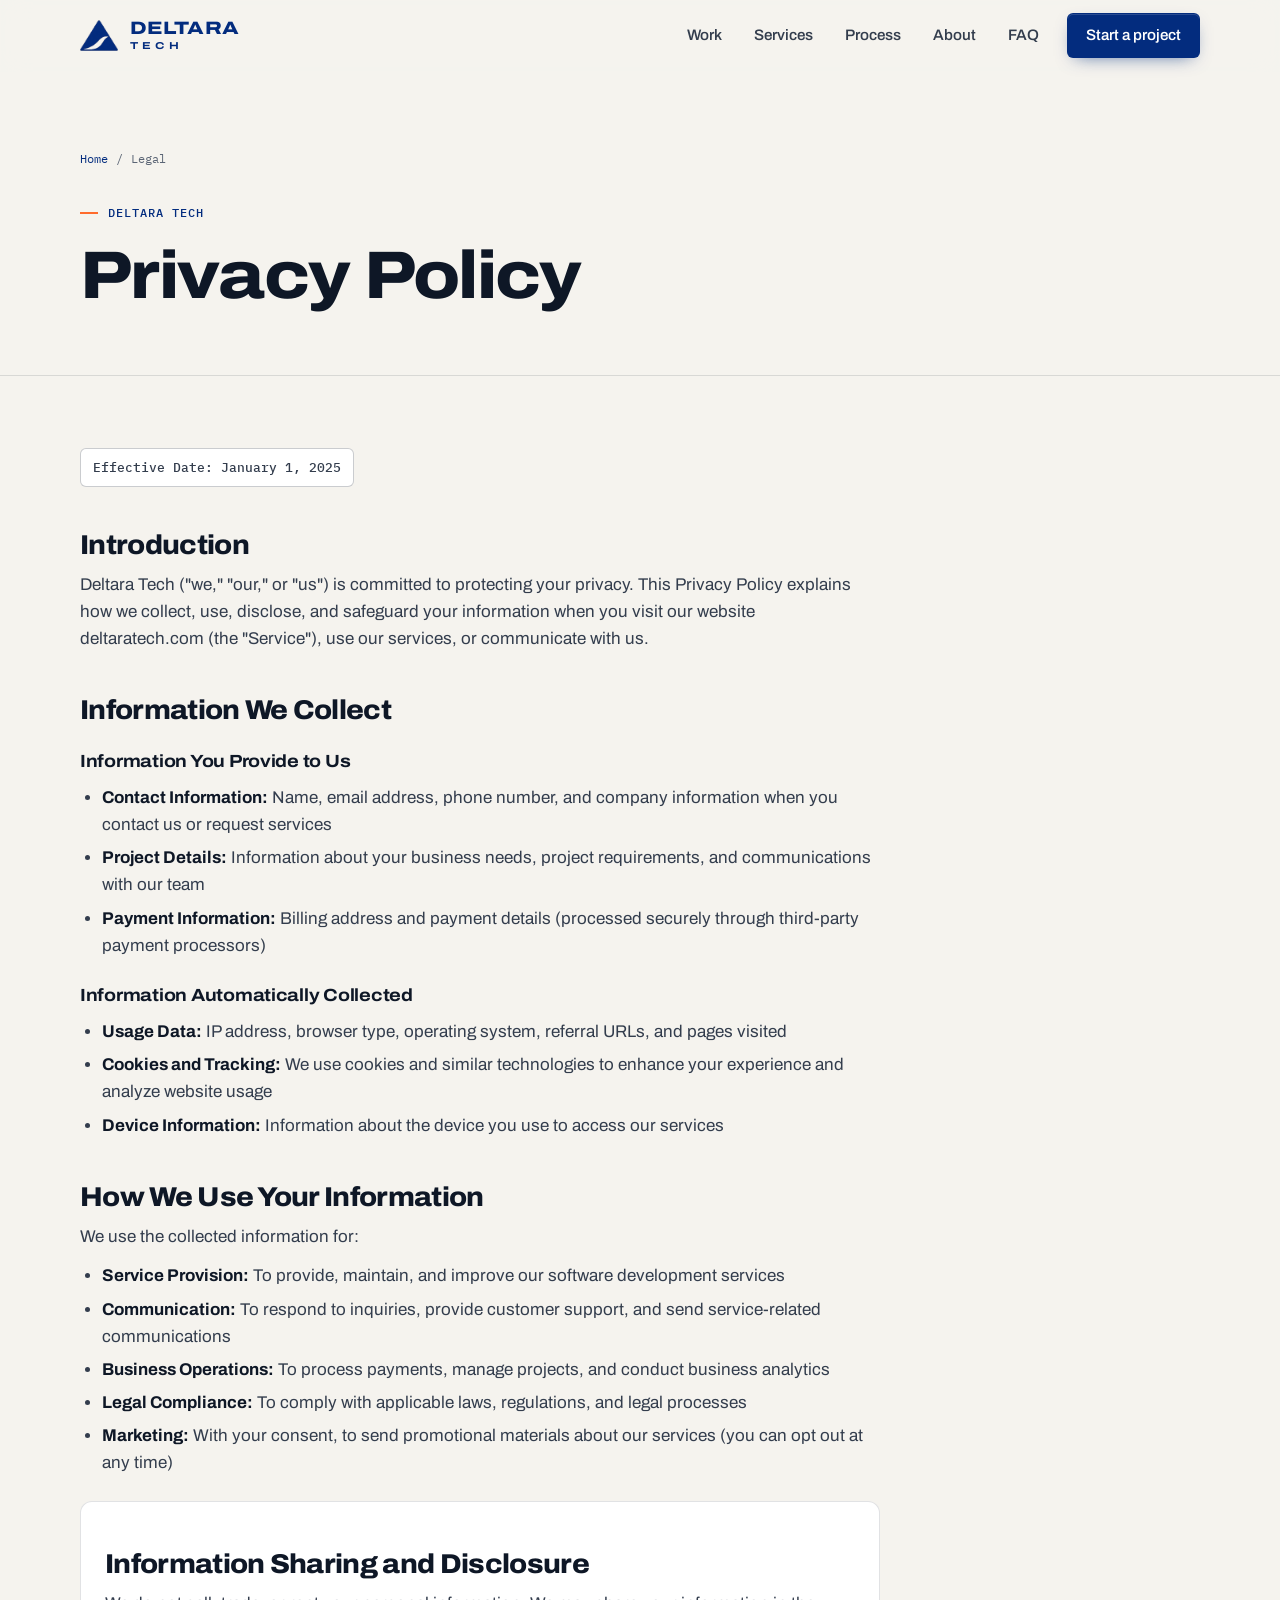
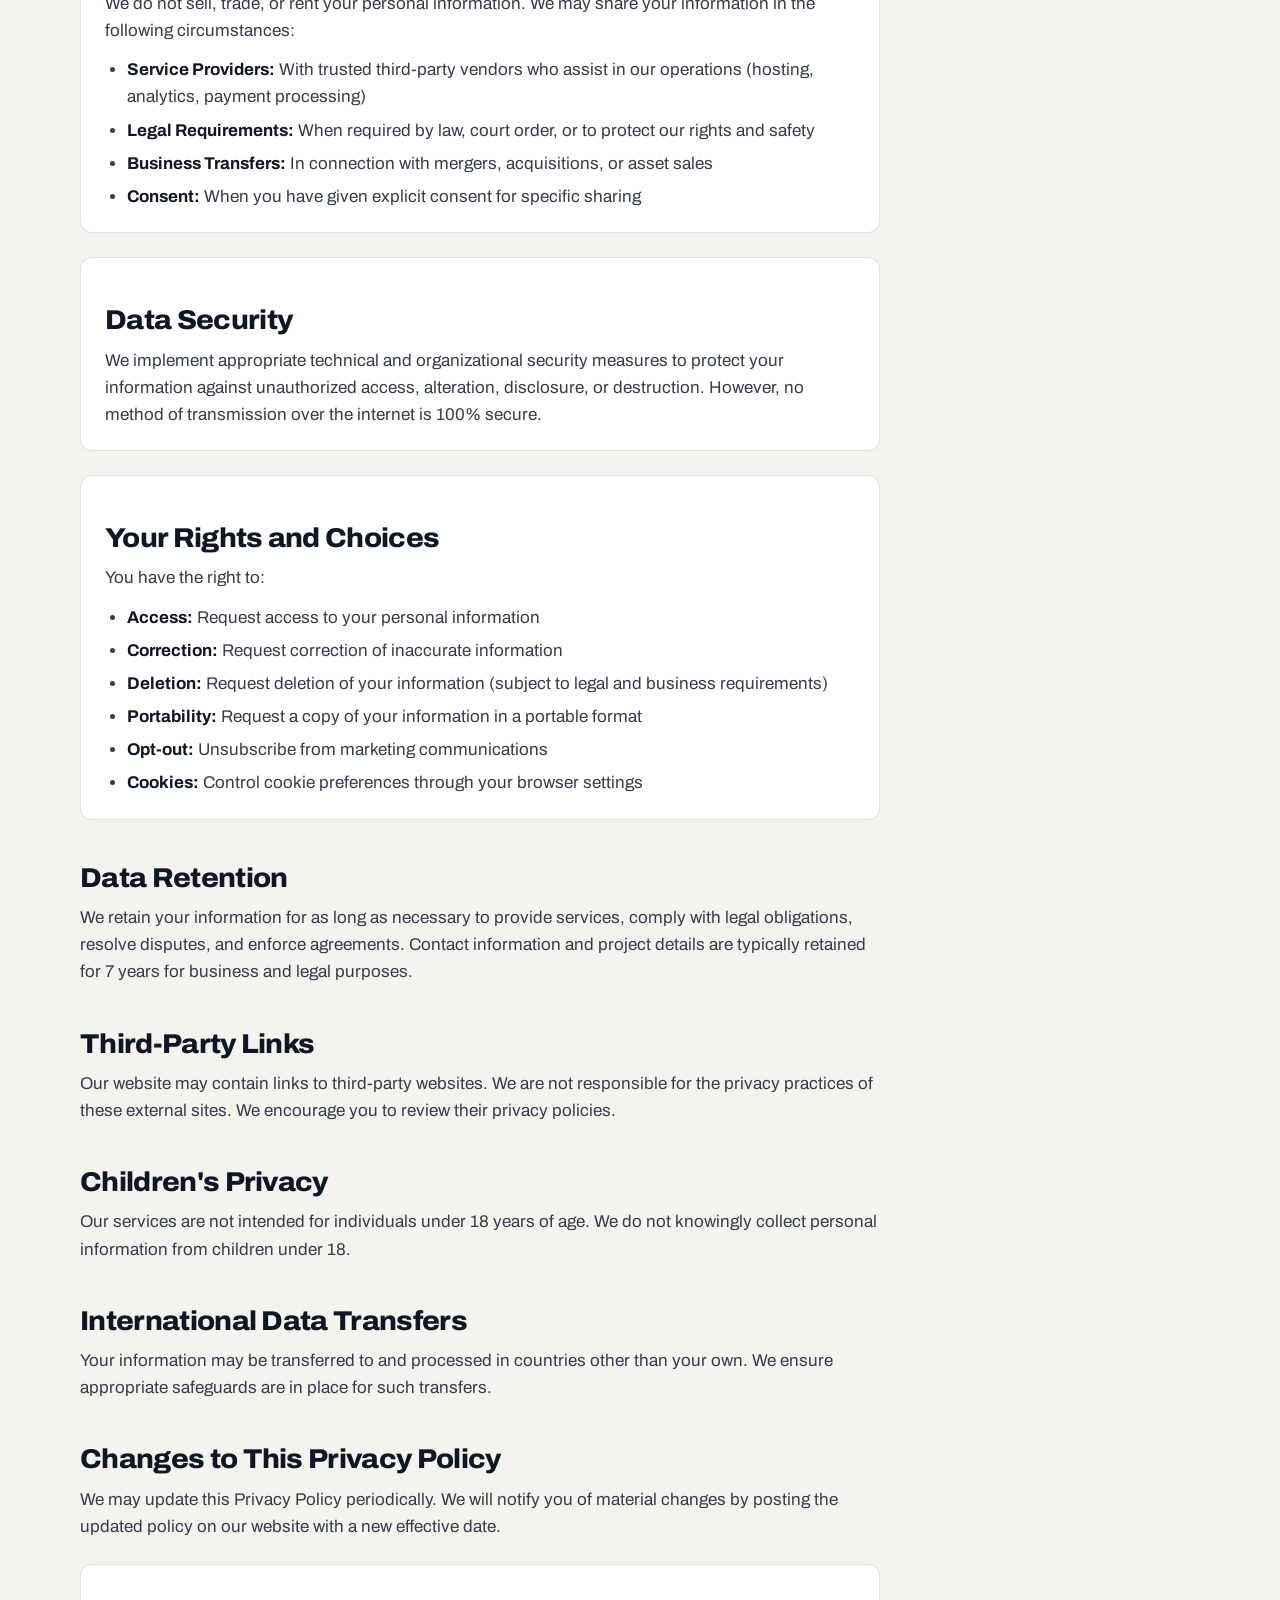
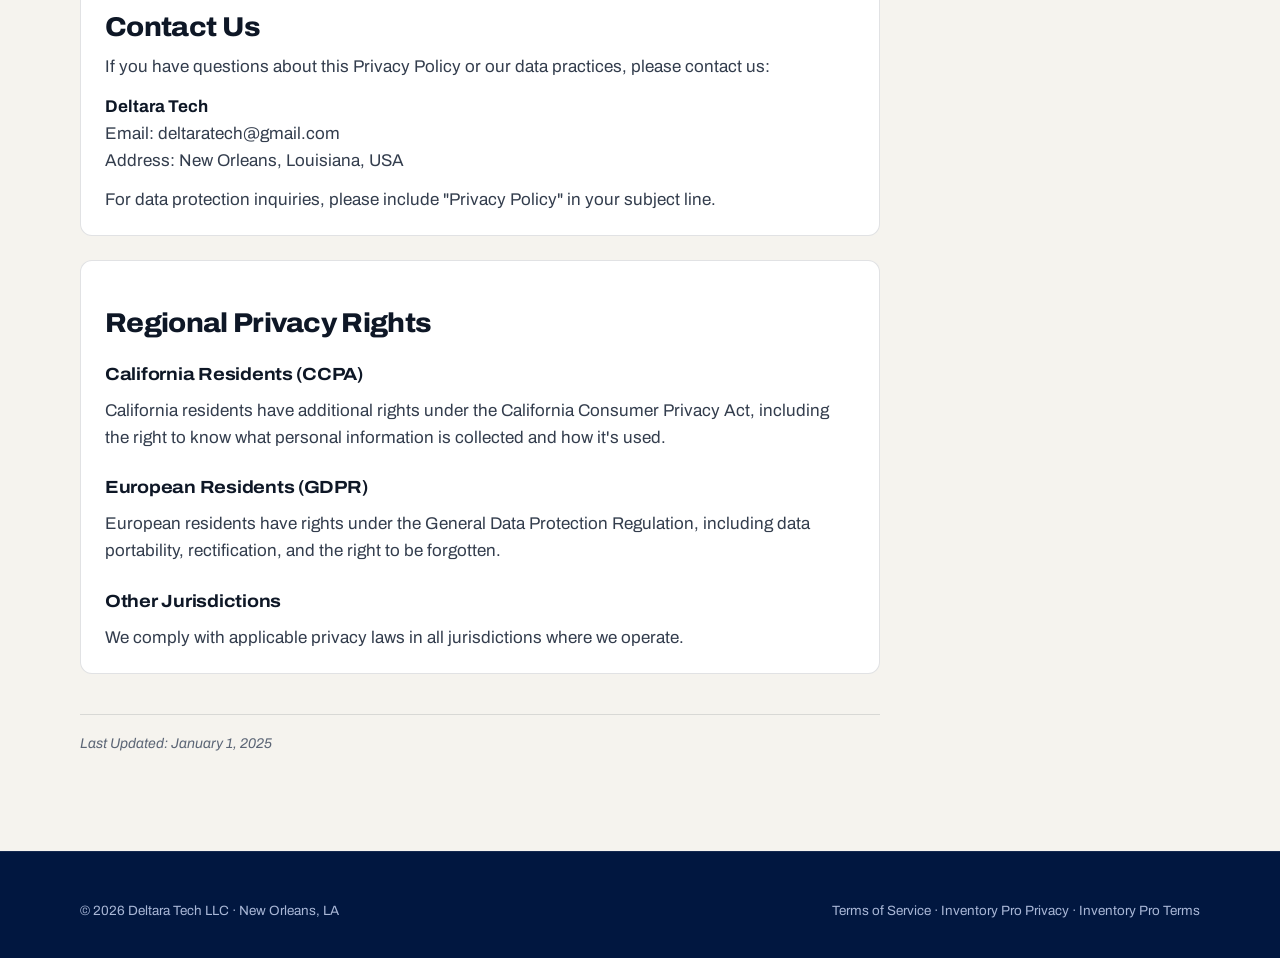
<file: privacy-policy.html>
<!DOCTYPE html>
<html lang="en">
<head>
  <meta charset="UTF-8">
  <meta name="viewport" content="width=device-width, initial-scale=1">
  <title>Privacy Policy | Deltara Tech</title>
  <meta name="description" content="How Deltara Tech collects, uses and protects information.">
  <link rel="canonical" href="https://www.deltaratech.com/privacy-policy.html">
  <meta name="theme-color" content="#032c7e">
  <link rel="icon" type="image/png" sizes="32x32" href="images/favicon-32.png">
  <link rel="apple-touch-icon" href="images/apple-touch-icon.png">
  <link rel="preconnect" href="https://fonts.googleapis.com">
  <link rel="preconnect" href="https://fonts.gstatic.com" crossorigin>
  <link href="https://fonts.googleapis.com/css2?family=Archivo:wdth,wght@62..125,400..900&family=IBM+Plex+Mono:wght@400;500;600&display=swap" rel="stylesheet">
  <link rel="stylesheet" href="assets/site.css">
</head>
<body>
  <a class="skip-link" href="#main">Skip to content</a>

  <header class="nav" id="nav">
    <div class="wrap">
      <a class="brand" href="index.html" aria-label="Deltara Tech home">
        <img src="images/mark.png" alt="" width="38" height="32">
        <span class="brand-word">Deltara<small>Tech</small></span>
      </a>
      <button class="menu-toggle" id="menu-toggle" aria-expanded="false" aria-controls="nav-links" aria-label="Open menu"><span></span></button>
      <ul class="nav-links" id="nav-links">
        <li><a href="index.html#work">Work</a></li>
        <li><a href="index.html#services">Services</a></li>
        <li><a href="index.html#process">Process</a></li>
        <li><a href="index.html#about">About</a></li>
        <li><a href="index.html#faq">FAQ</a></li>
        <li><a class="btn btn-primary" href="index.html#contact">Start a project</a></li>
      </ul>
    </div>
  </header>

  <main id="main">
    <section class="page-hero">
      <div class="wrap">
        <nav class="crumbs" aria-label="Breadcrumb"><a href="index.html">Home</a><span>/</span><span>Legal</span></nav>
        <p class="kicker">Deltara Tech</p>
        <h1>Privacy Policy</h1>
      </div>
    </section>
    <div class="wrap">
      <article class="legal">

            <div class="effective-date">
                <strong>Effective Date: January 1, 2025</strong>
            </div>

            <h2>Introduction</h2>
            <p>Deltara Tech ("we," "our," or "us") is committed to protecting your privacy. This Privacy Policy explains how we collect, use, disclose, and safeguard your information when you visit our website deltaratech.com (the "Service"), use our services, or communicate with us.</p>

            <h2>Information We Collect</h2>

            <h3>Information You Provide to Us</h3>
            <ul>
                <li><strong>Contact Information:</strong> Name, email address, phone number, and company information when you contact us or request services</li>
                <li><strong>Project Details:</strong> Information about your business needs, project requirements, and communications with our team</li>
                <li><strong>Payment Information:</strong> Billing address and payment details (processed securely through third-party payment processors)</li>
            </ul>

            <h3>Information Automatically Collected</h3>
            <ul>
                <li><strong>Usage Data:</strong> IP address, browser type, operating system, referral URLs, and pages visited</li>
                <li><strong>Cookies and Tracking:</strong> We use cookies and similar technologies to enhance your experience and analyze website usage</li>
                <li><strong>Device Information:</strong> Information about the device you use to access our services</li>
            </ul>

            <h2>How We Use Your Information</h2>
            <p>We use the collected information for:</p>
            <ul>
                <li><strong>Service Provision:</strong> To provide, maintain, and improve our software development services</li>
                <li><strong>Communication:</strong> To respond to inquiries, provide customer support, and send service-related communications</li>
                <li><strong>Business Operations:</strong> To process payments, manage projects, and conduct business analytics</li>
                <li><strong>Legal Compliance:</strong> To comply with applicable laws, regulations, and legal processes</li>
                <li><strong>Marketing:</strong> With your consent, to send promotional materials about our services (you can opt out at any time)</li>
            </ul>

            <div class="data-sharing">
                <h2>Information Sharing and Disclosure</h2>
                <p>We do not sell, trade, or rent your personal information. We may share your information in the following circumstances:</p>
                <ul>
                    <li><strong>Service Providers:</strong> With trusted third-party vendors who assist in our operations (hosting, analytics, payment processing)</li>
                    <li><strong>Legal Requirements:</strong> When required by law, court order, or to protect our rights and safety</li>
                    <li><strong>Business Transfers:</strong> In connection with mergers, acquisitions, or asset sales</li>
                    <li><strong>Consent:</strong> When you have given explicit consent for specific sharing</li>
                </ul>
            </div>

            <div class="security-section">
                <h2>Data Security</h2>
                <p>We implement appropriate technical and organizational security measures to protect your information against unauthorized access, alteration, disclosure, or destruction. However, no method of transmission over the internet is 100% secure.</p>
            </div>

            <div class="rights-section">
                <h2>Your Rights and Choices</h2>
                <p>You have the right to:</p>
                <ul>
                    <li><strong>Access:</strong> Request access to your personal information</li>
                    <li><strong>Correction:</strong> Request correction of inaccurate information</li>
                    <li><strong>Deletion:</strong> Request deletion of your information (subject to legal and business requirements)</li>
                    <li><strong>Portability:</strong> Request a copy of your information in a portable format</li>
                    <li><strong>Opt-out:</strong> Unsubscribe from marketing communications</li>
                    <li><strong>Cookies:</strong> Control cookie preferences through your browser settings</li>
                </ul>
            </div>

            <h2>Data Retention</h2>
            <p>We retain your information for as long as necessary to provide services, comply with legal obligations, resolve disputes, and enforce agreements. Contact information and project details are typically retained for 7 years for business and legal purposes.</p>

            <h2>Third-Party Links</h2>
            <p>Our website may contain links to third-party websites. We are not responsible for the privacy practices of these external sites. We encourage you to review their privacy policies.</p>

            <h2>Children's Privacy</h2>
            <p>Our services are not intended for individuals under 18 years of age. We do not knowingly collect personal information from children under 18.</p>

            <h2>International Data Transfers</h2>
            <p>Your information may be transferred to and processed in countries other than your own. We ensure appropriate safeguards are in place for such transfers.</p>

            <h2>Changes to This Privacy Policy</h2>
            <p>We may update this Privacy Policy periodically. We will notify you of material changes by posting the updated policy on our website with a new effective date.</p>

            <div class="contact-info">
                <h2>Contact Us</h2>
                <p>If you have questions about this Privacy Policy or our data practices, please contact us:</p>
                <p><strong>Deltara Tech</strong><br>
                Email: deltaratech@gmail.com<br>
                Address: New Orleans, Louisiana, USA</p>
                <p>For data protection inquiries, please include "Privacy Policy" in your subject line.</p>
            </div>

            <div class="regional-rights">
                <h2>Regional Privacy Rights</h2>

                <h3>California Residents (CCPA)</h3>
                <p>California residents have additional rights under the California Consumer Privacy Act, including the right to know what personal information is collected and how it's used.</p>

                <h3>European Residents (GDPR)</h3>
                <p>European residents have rights under the General Data Protection Regulation, including data portability, rectification, and the right to be forgotten.</p>

                <h3>Other Jurisdictions</h3>
                <p>We comply with applicable privacy laws in all jurisdictions where we operate.</p>
            </div>

            <div class="last-updated">
                <em>Last Updated: January 1, 2025</em>
            </div>
      </article>
    </div>
  </main>

  <footer class="footer">
    <div class="wrap">
      <div class="footer-bottom" style="margin-top:0;padding-top:0;border-top:0">
        <span>© <span data-year>2026</span> Deltara Tech LLC · New Orleans, LA</span>
        <span><a href="terms-of-service.html">Terms of Service</a> · <a href="privacy-policy-inventory-pro.html">Inventory Pro Privacy</a> · <a href="terms-of-service-inventory-pro.html">Inventory Pro Terms</a></span>
      </div>
    </div>
  </footer>

  <script src="assets/site.js"></script>
</body>
</html>
</file>
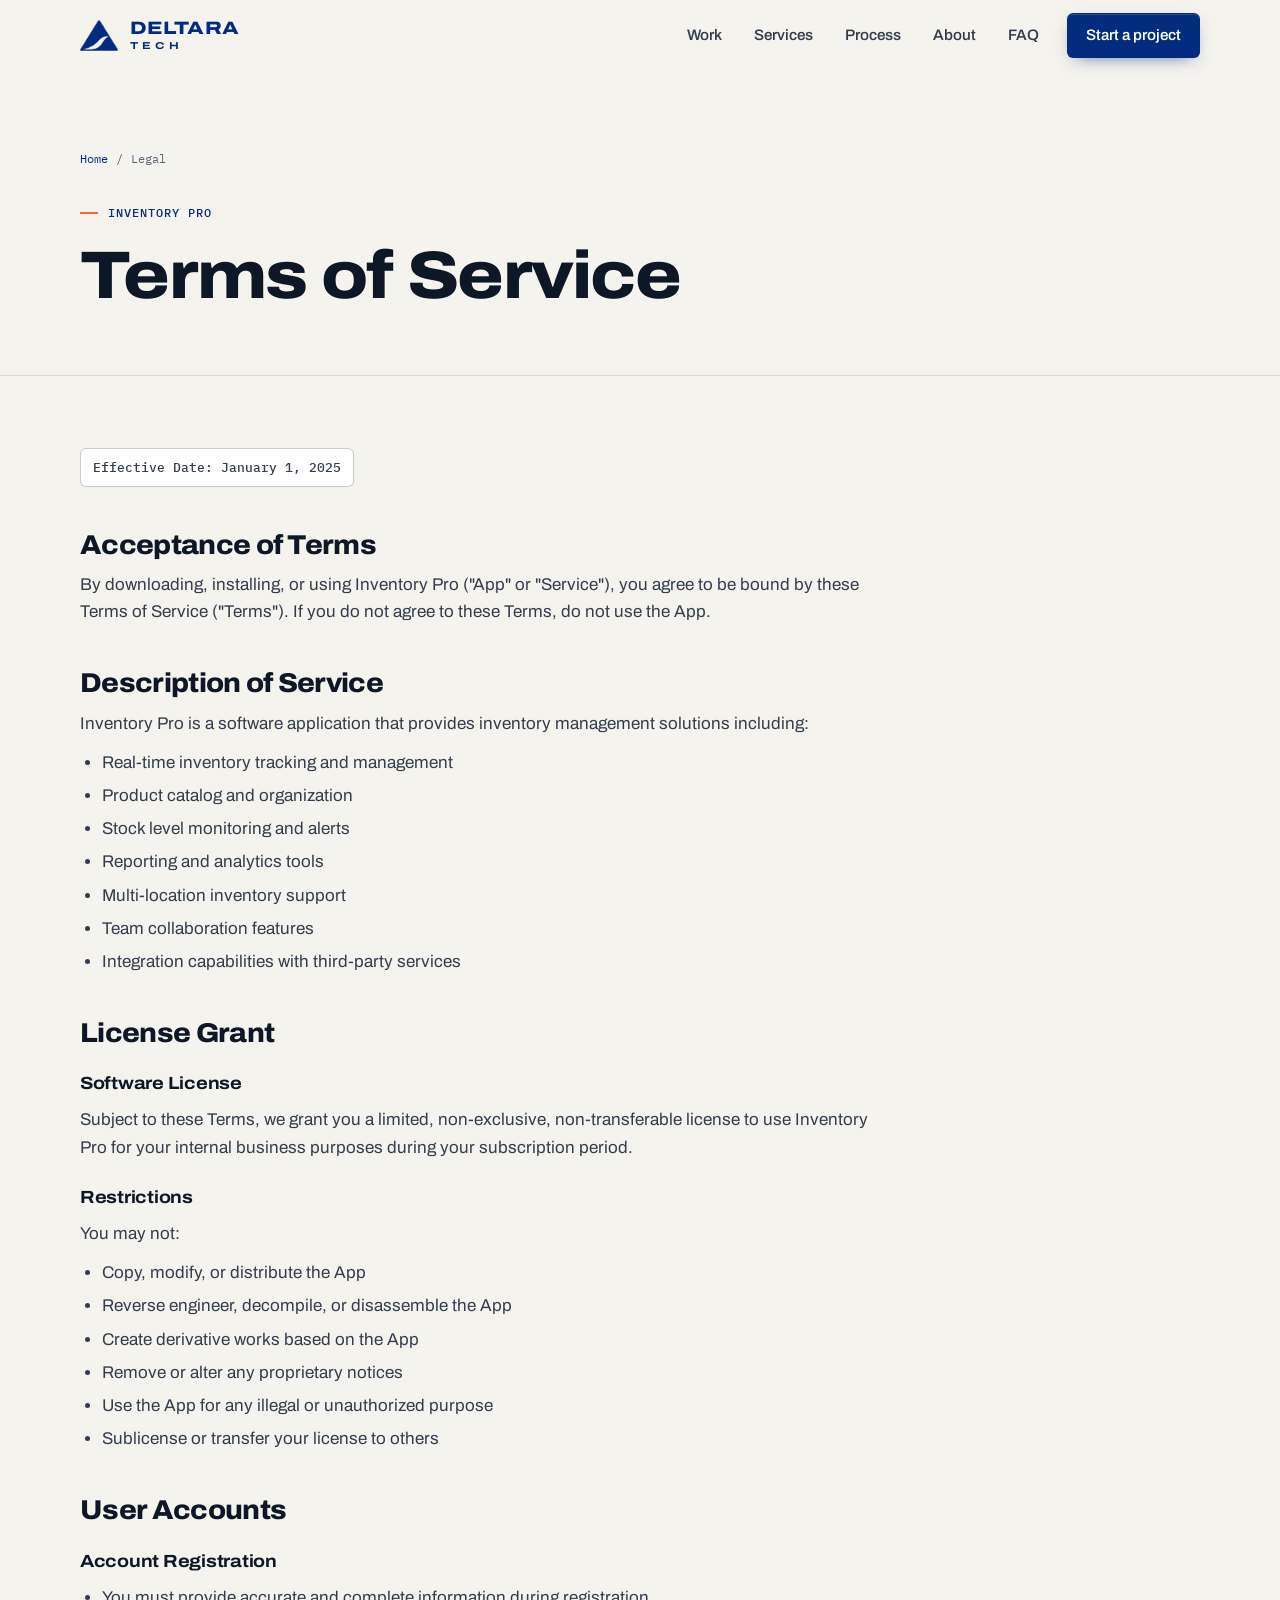
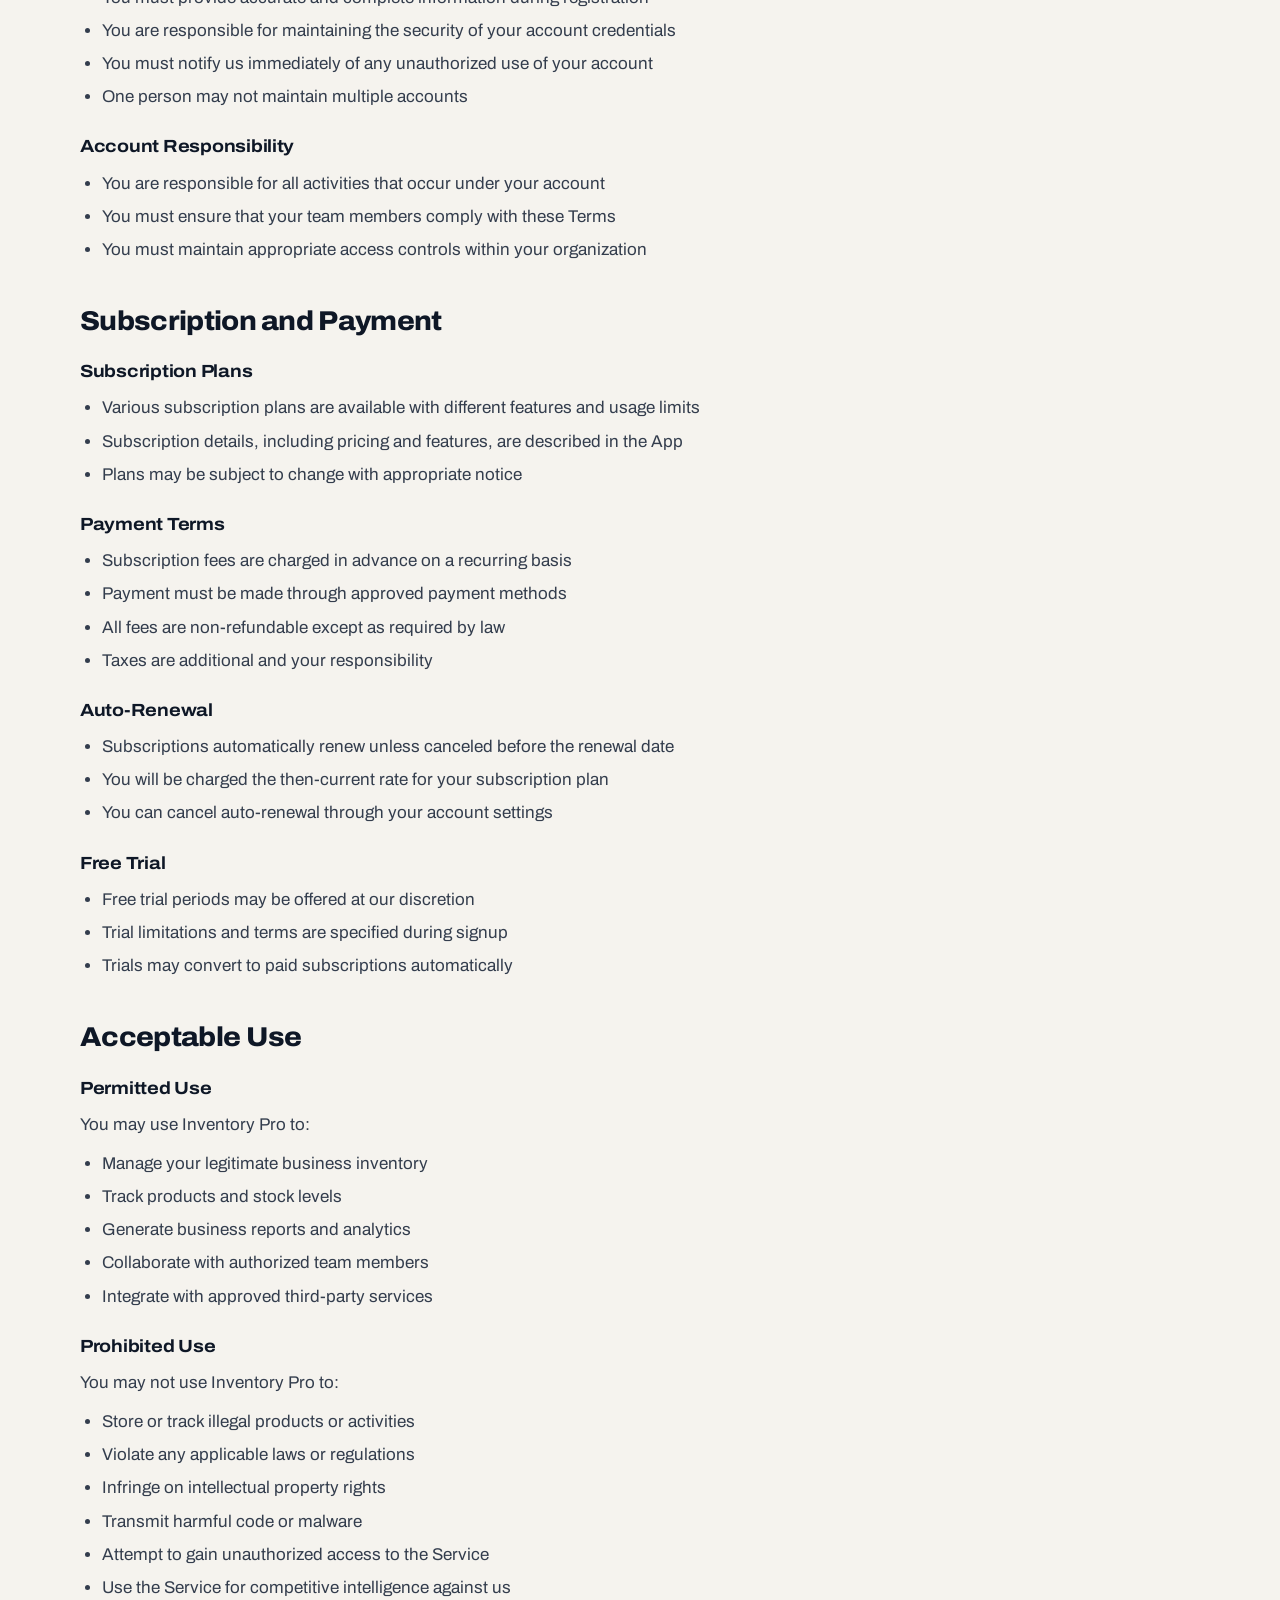
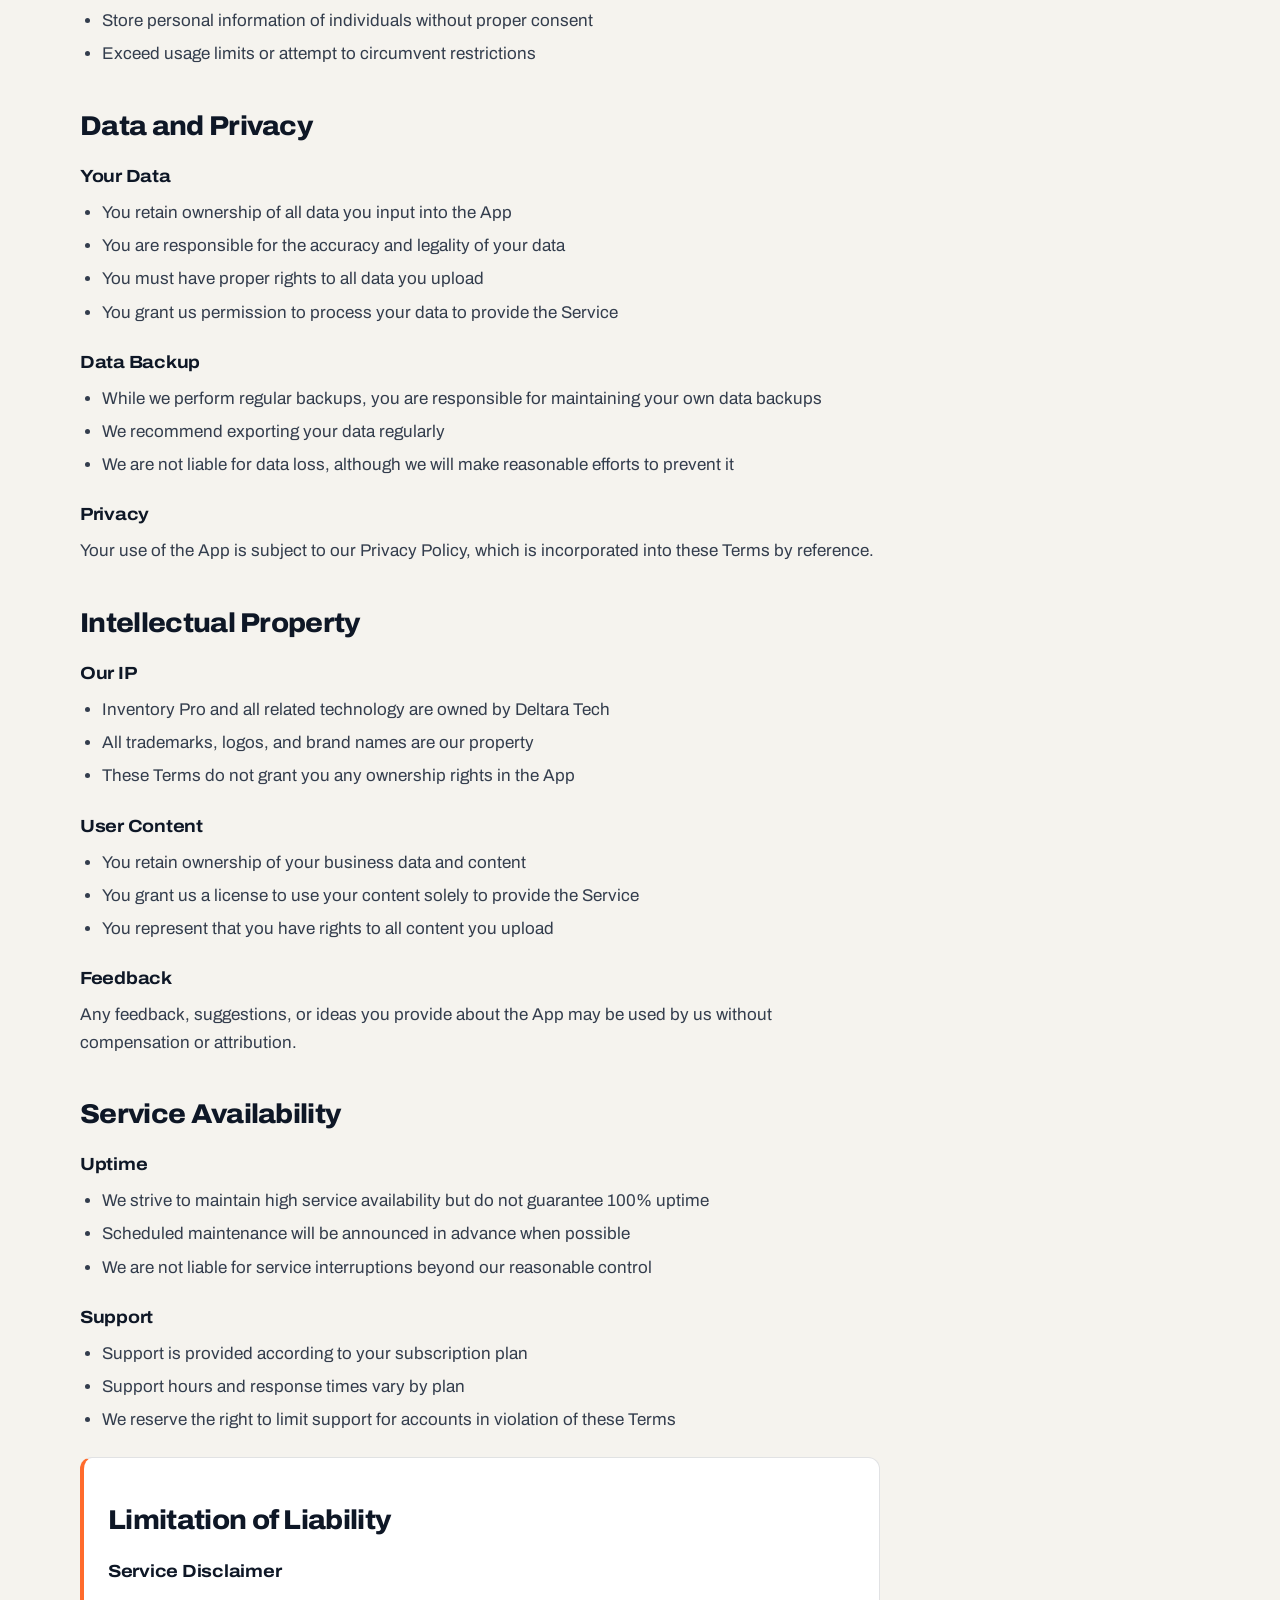
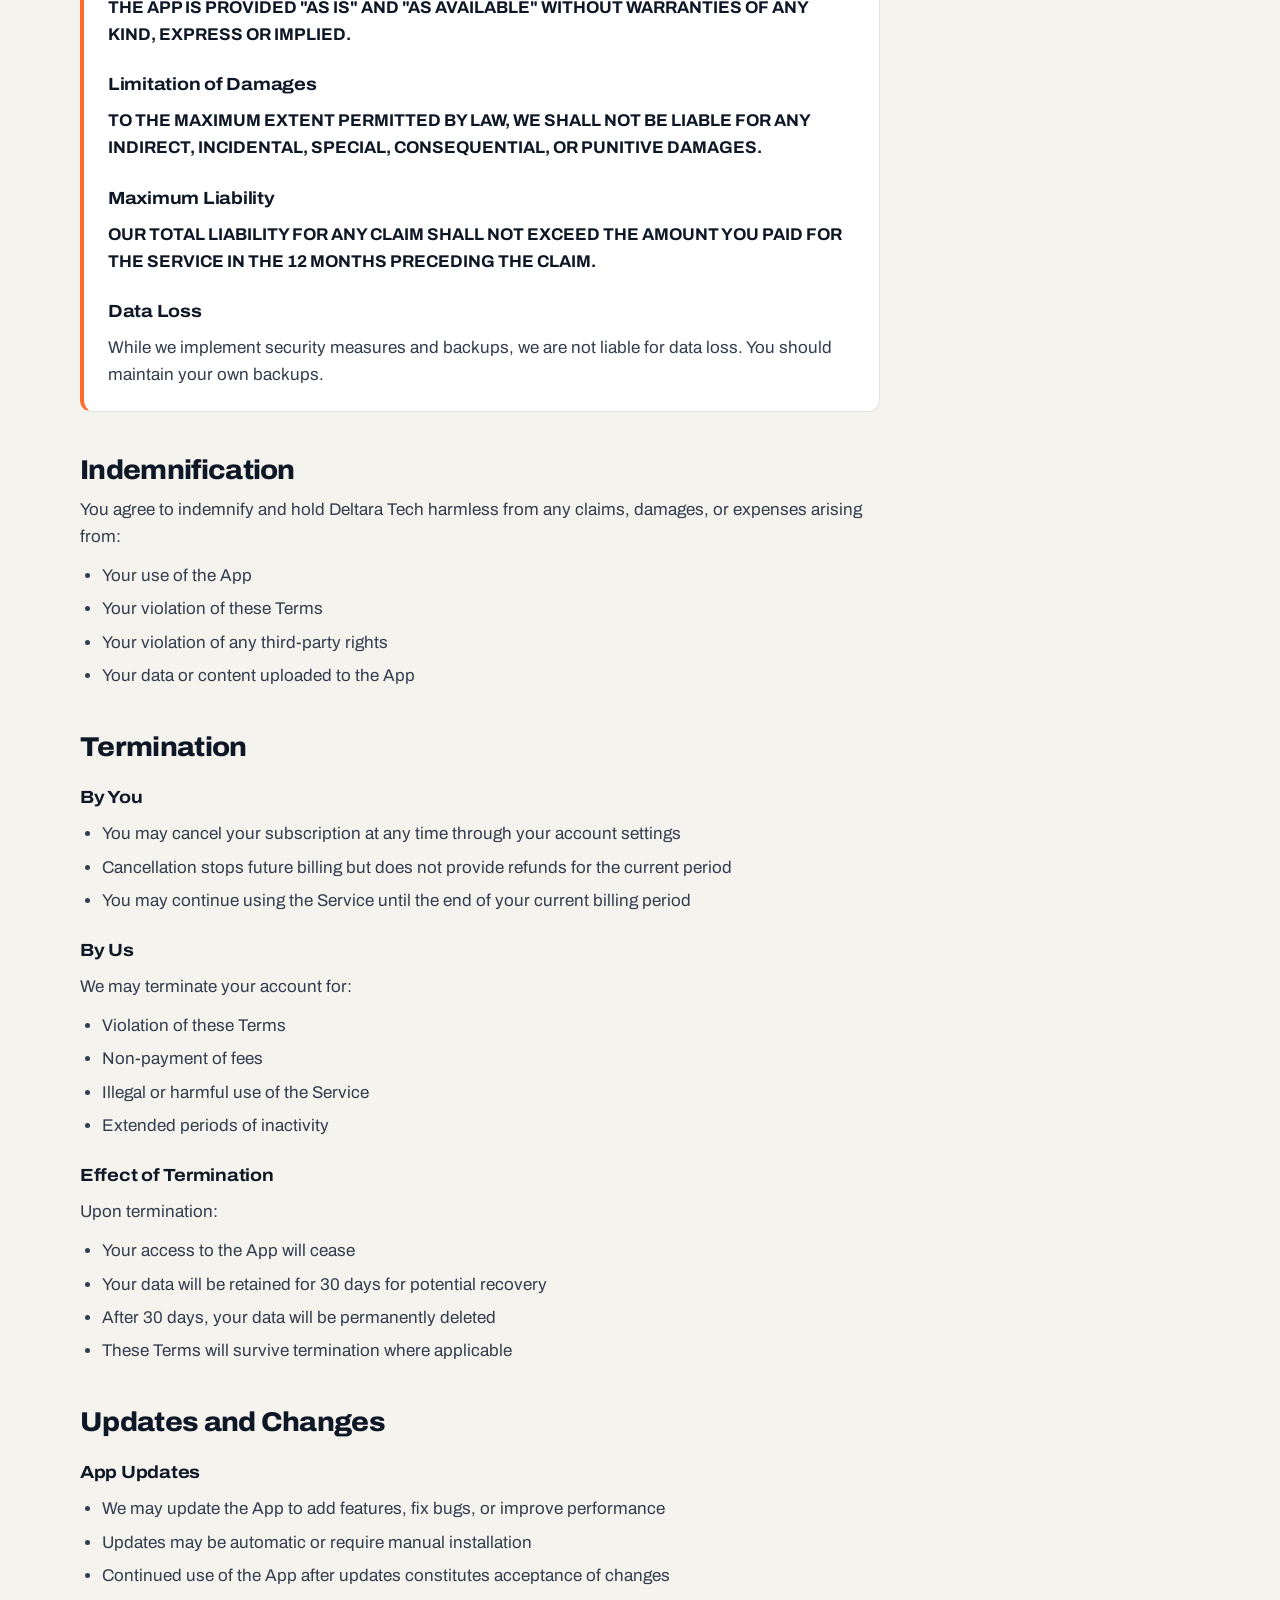
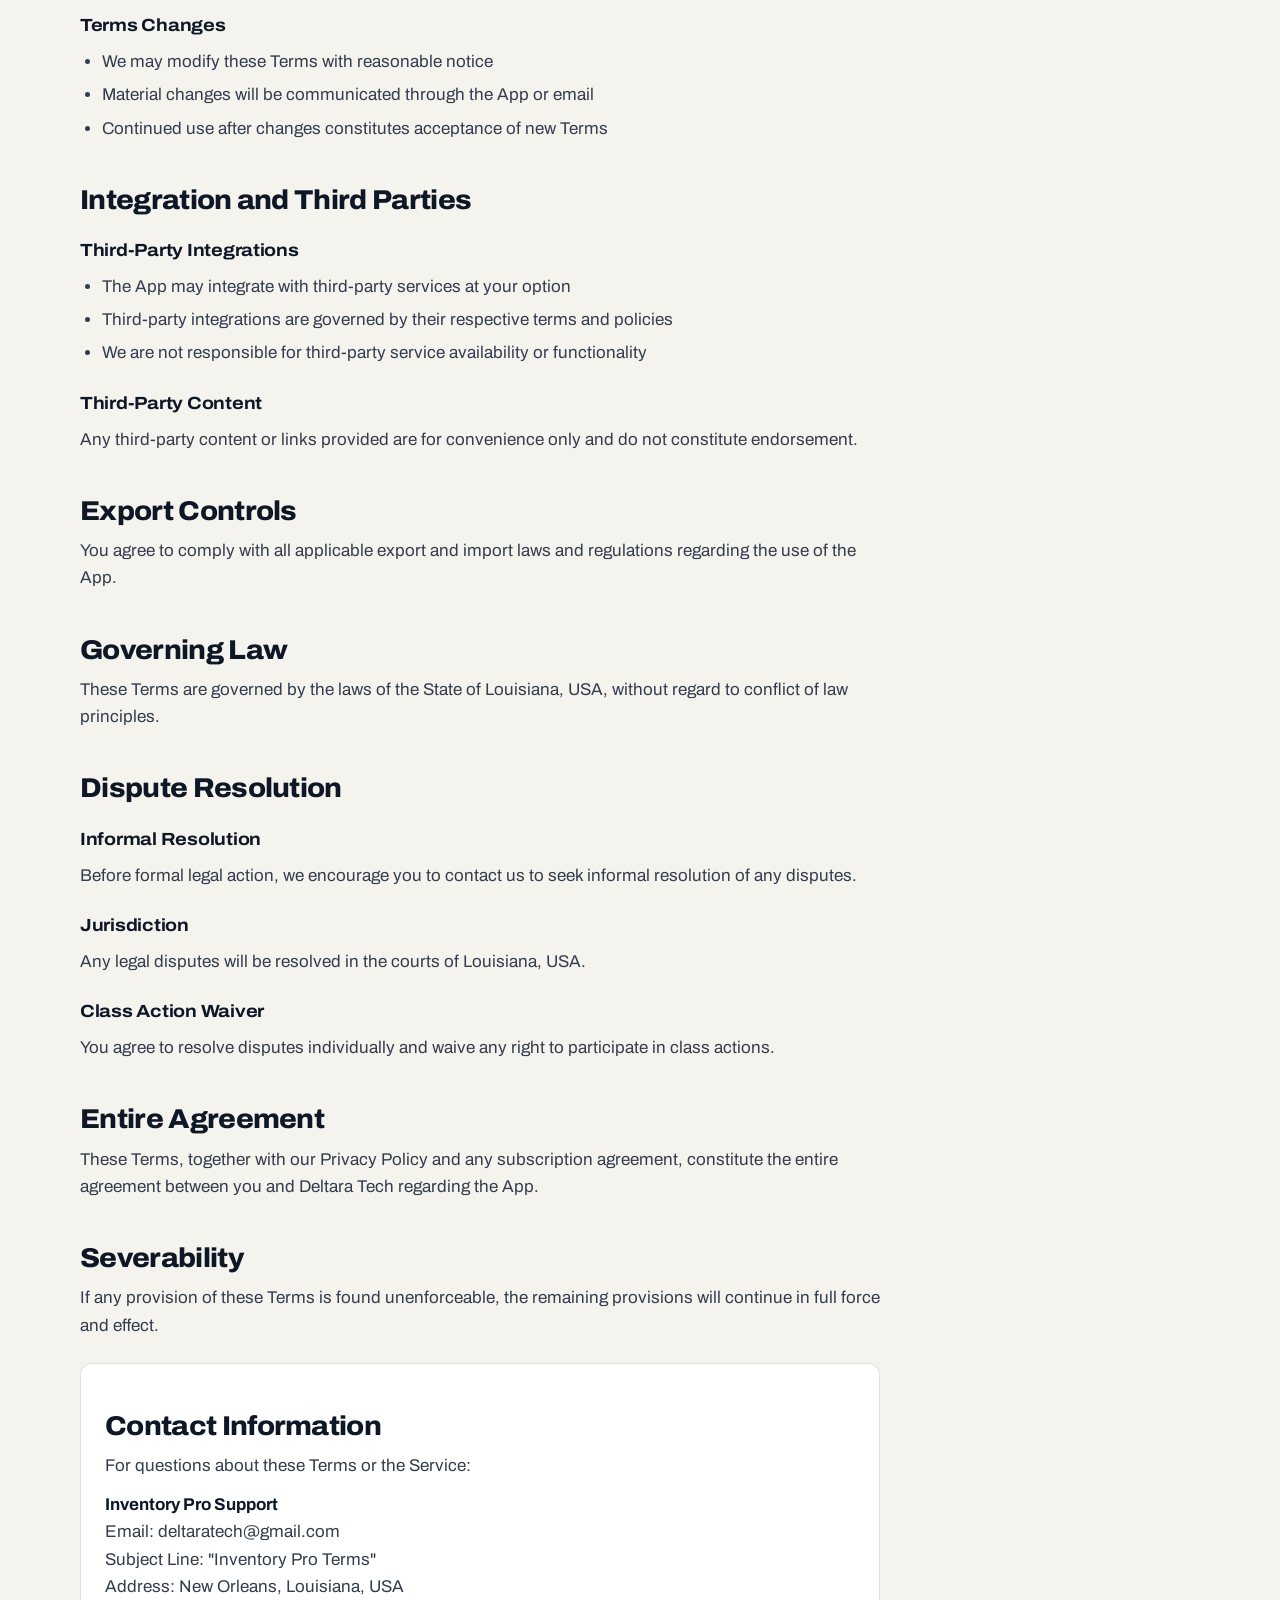
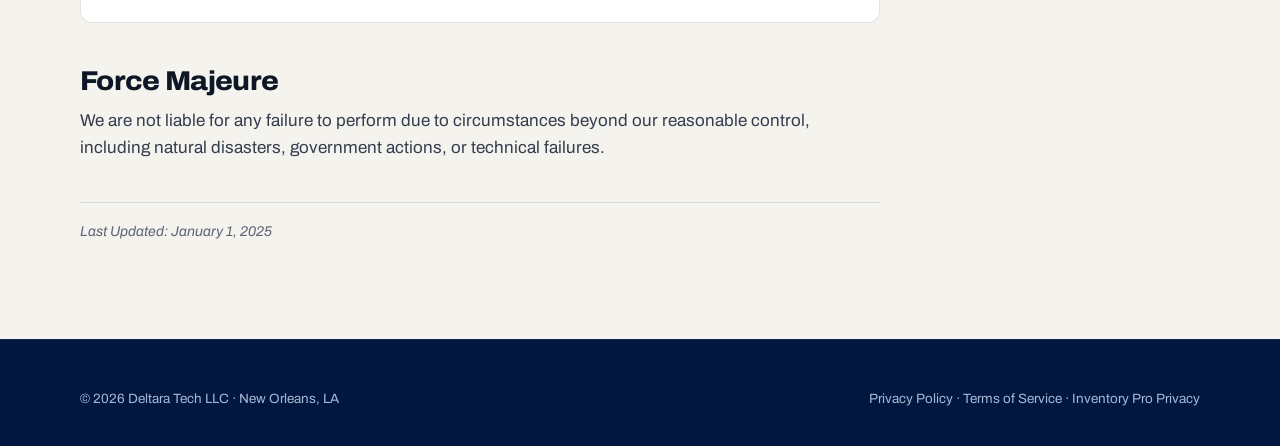
<file: terms-of-service-inventory-pro.html>
<!DOCTYPE html>
<html lang="en">
<head>
  <meta charset="UTF-8">
  <meta name="viewport" content="width=device-width, initial-scale=1">
  <title>Terms of Service | Inventory Pro by Deltara Tech</title>
  <meta name="description" content="The terms that apply when you use the Inventory Pro app.">
  <link rel="canonical" href="https://www.deltaratech.com/terms-of-service-inventory-pro.html">
  <meta name="theme-color" content="#032c7e">
  <link rel="icon" type="image/png" sizes="32x32" href="images/favicon-32.png">
  <link rel="apple-touch-icon" href="images/apple-touch-icon.png">
  <link rel="preconnect" href="https://fonts.googleapis.com">
  <link rel="preconnect" href="https://fonts.gstatic.com" crossorigin>
  <link href="https://fonts.googleapis.com/css2?family=Archivo:wdth,wght@62..125,400..900&family=IBM+Plex+Mono:wght@400;500;600&display=swap" rel="stylesheet">
  <link rel="stylesheet" href="assets/site.css">
</head>
<body>
  <a class="skip-link" href="#main">Skip to content</a>

  <header class="nav" id="nav">
    <div class="wrap">
      <a class="brand" href="index.html" aria-label="Deltara Tech home">
        <img src="images/mark.png" alt="" width="38" height="32">
        <span class="brand-word">Deltara<small>Tech</small></span>
      </a>
      <button class="menu-toggle" id="menu-toggle" aria-expanded="false" aria-controls="nav-links" aria-label="Open menu"><span></span></button>
      <ul class="nav-links" id="nav-links">
        <li><a href="index.html#work">Work</a></li>
        <li><a href="index.html#services">Services</a></li>
        <li><a href="index.html#process">Process</a></li>
        <li><a href="index.html#about">About</a></li>
        <li><a href="index.html#faq">FAQ</a></li>
        <li><a class="btn btn-primary" href="index.html#contact">Start a project</a></li>
      </ul>
    </div>
  </header>

  <main id="main">
    <section class="page-hero">
      <div class="wrap">
        <nav class="crumbs" aria-label="Breadcrumb"><a href="index.html">Home</a><span>/</span><span>Legal</span></nav>
        <p class="kicker">Inventory Pro</p>
        <h1>Terms of Service</h1>
      </div>
    </section>
    <div class="wrap">
      <article class="legal">

            <div class="effective-date">
                <strong>Effective Date: January 1, 2025</strong>
            </div>

            <h2>Acceptance of Terms</h2>
            <p>By downloading, installing, or using Inventory Pro ("App" or "Service"), you agree to be bound by these Terms of Service ("Terms"). If you do not agree to these Terms, do not use the App.</p>

            <h2>Description of Service</h2>
            <p>Inventory Pro is a software application that provides inventory management solutions including:</p>
            <ul>
                <li>Real-time inventory tracking and management</li>
                <li>Product catalog and organization</li>
                <li>Stock level monitoring and alerts</li>
                <li>Reporting and analytics tools</li>
                <li>Multi-location inventory support</li>
                <li>Team collaboration features</li>
                <li>Integration capabilities with third-party services</li>
            </ul>

            <h2>License Grant</h2>
            <h3>Software License</h3>
            <p>Subject to these Terms, we grant you a limited, non-exclusive, non-transferable license to use Inventory Pro for your internal business purposes during your subscription period.</p>

            <h3>Restrictions</h3>
            <p>You may not:</p>
            <ul>
                <li>Copy, modify, or distribute the App</li>
                <li>Reverse engineer, decompile, or disassemble the App</li>
                <li>Create derivative works based on the App</li>
                <li>Remove or alter any proprietary notices</li>
                <li>Use the App for any illegal or unauthorized purpose</li>
                <li>Sublicense or transfer your license to others</li>
            </ul>

            <h2>User Accounts</h2>
            <h3>Account Registration</h3>
            <ul>
                <li>You must provide accurate and complete information during registration</li>
                <li>You are responsible for maintaining the security of your account credentials</li>
                <li>You must notify us immediately of any unauthorized use of your account</li>
                <li>One person may not maintain multiple accounts</li>
            </ul>

            <h3>Account Responsibility</h3>
            <ul>
                <li>You are responsible for all activities that occur under your account</li>
                <li>You must ensure that your team members comply with these Terms</li>
                <li>You must maintain appropriate access controls within your organization</li>
            </ul>

            <h2>Subscription and Payment</h2>
            <h3>Subscription Plans</h3>
            <ul>
                <li>Various subscription plans are available with different features and usage limits</li>
                <li>Subscription details, including pricing and features, are described in the App</li>
                <li>Plans may be subject to change with appropriate notice</li>
            </ul>

            <h3>Payment Terms</h3>
            <ul>
                <li>Subscription fees are charged in advance on a recurring basis</li>
                <li>Payment must be made through approved payment methods</li>
                <li>All fees are non-refundable except as required by law</li>
                <li>Taxes are additional and your responsibility</li>
            </ul>

            <h3>Auto-Renewal</h3>
            <ul>
                <li>Subscriptions automatically renew unless canceled before the renewal date</li>
                <li>You will be charged the then-current rate for your subscription plan</li>
                <li>You can cancel auto-renewal through your account settings</li>
            </ul>

            <h3>Free Trial</h3>
            <ul>
                <li>Free trial periods may be offered at our discretion</li>
                <li>Trial limitations and terms are specified during signup</li>
                <li>Trials may convert to paid subscriptions automatically</li>
            </ul>

            <h2>Acceptable Use</h2>
            <h3>Permitted Use</h3>
            <p>You may use Inventory Pro to:</p>
            <ul>
                <li>Manage your legitimate business inventory</li>
                <li>Track products and stock levels</li>
                <li>Generate business reports and analytics</li>
                <li>Collaborate with authorized team members</li>
                <li>Integrate with approved third-party services</li>
            </ul>

            <h3>Prohibited Use</h3>
            <p>You may not use Inventory Pro to:</p>
            <ul>
                <li>Store or track illegal products or activities</li>
                <li>Violate any applicable laws or regulations</li>
                <li>Infringe on intellectual property rights</li>
                <li>Transmit harmful code or malware</li>
                <li>Attempt to gain unauthorized access to the Service</li>
                <li>Use the Service for competitive intelligence against us</li>
                <li>Store personal information of individuals without proper consent</li>
                <li>Exceed usage limits or attempt to circumvent restrictions</li>
            </ul>

            <h2>Data and Privacy</h2>
            <h3>Your Data</h3>
            <ul>
                <li>You retain ownership of all data you input into the App</li>
                <li>You are responsible for the accuracy and legality of your data</li>
                <li>You must have proper rights to all data you upload</li>
                <li>You grant us permission to process your data to provide the Service</li>
            </ul>

            <h3>Data Backup</h3>
            <ul>
                <li>While we perform regular backups, you are responsible for maintaining your own data backups</li>
                <li>We recommend exporting your data regularly</li>
                <li>We are not liable for data loss, although we will make reasonable efforts to prevent it</li>
            </ul>

            <h3>Privacy</h3>
            <p>Your use of the App is subject to our Privacy Policy, which is incorporated into these Terms by reference.</p>

            <h2>Intellectual Property</h2>
            <h3>Our IP</h3>
            <ul>
                <li>Inventory Pro and all related technology are owned by Deltara Tech</li>
                <li>All trademarks, logos, and brand names are our property</li>
                <li>These Terms do not grant you any ownership rights in the App</li>
            </ul>

            <h3>User Content</h3>
            <ul>
                <li>You retain ownership of your business data and content</li>
                <li>You grant us a license to use your content solely to provide the Service</li>
                <li>You represent that you have rights to all content you upload</li>
            </ul>

            <h3>Feedback</h3>
            <p>Any feedback, suggestions, or ideas you provide about the App may be used by us without compensation or attribution.</p>

            <h2>Service Availability</h2>
            <h3>Uptime</h3>
            <ul>
                <li>We strive to maintain high service availability but do not guarantee 100% uptime</li>
                <li>Scheduled maintenance will be announced in advance when possible</li>
                <li>We are not liable for service interruptions beyond our reasonable control</li>
            </ul>

            <h3>Support</h3>
            <ul>
                <li>Support is provided according to your subscription plan</li>
                <li>Support hours and response times vary by plan</li>
                <li>We reserve the right to limit support for accounts in violation of these Terms</li>
            </ul>

            <div class="disclaimer">
                <h2>Limitation of Liability</h2>
                <h3>Service Disclaimer</h3>
                <p><strong>THE APP IS PROVIDED "AS IS" AND "AS AVAILABLE" WITHOUT WARRANTIES OF ANY KIND, EXPRESS OR IMPLIED.</strong></p>

                <h3>Limitation of Damages</h3>
                <p><strong>TO THE MAXIMUM EXTENT PERMITTED BY LAW, WE SHALL NOT BE LIABLE FOR ANY INDIRECT, INCIDENTAL, SPECIAL, CONSEQUENTIAL, OR PUNITIVE DAMAGES.</strong></p>

                <h3>Maximum Liability</h3>
                <p><strong>OUR TOTAL LIABILITY FOR ANY CLAIM SHALL NOT EXCEED THE AMOUNT YOU PAID FOR THE SERVICE IN THE 12 MONTHS PRECEDING THE CLAIM.</strong></p>

                <h3>Data Loss</h3>
                <p>While we implement security measures and backups, we are not liable for data loss. You should maintain your own backups.</p>
            </div>

            <h2>Indemnification</h2>
            <p>You agree to indemnify and hold Deltara Tech harmless from any claims, damages, or expenses arising from:</p>
            <ul>
                <li>Your use of the App</li>
                <li>Your violation of these Terms</li>
                <li>Your violation of any third-party rights</li>
                <li>Your data or content uploaded to the App</li>
            </ul>

            <h2>Termination</h2>
            <h3>By You</h3>
            <ul>
                <li>You may cancel your subscription at any time through your account settings</li>
                <li>Cancellation stops future billing but does not provide refunds for the current period</li>
                <li>You may continue using the Service until the end of your current billing period</li>
            </ul>

            <h3>By Us</h3>
            <p>We may terminate your account for:</p>
            <ul>
                <li>Violation of these Terms</li>
                <li>Non-payment of fees</li>
                <li>Illegal or harmful use of the Service</li>
                <li>Extended periods of inactivity</li>
            </ul>

            <h3>Effect of Termination</h3>
            <p>Upon termination:</p>
            <ul>
                <li>Your access to the App will cease</li>
                <li>Your data will be retained for 30 days for potential recovery</li>
                <li>After 30 days, your data will be permanently deleted</li>
                <li>These Terms will survive termination where applicable</li>
            </ul>

            <h2>Updates and Changes</h2>
            <h3>App Updates</h3>
            <ul>
                <li>We may update the App to add features, fix bugs, or improve performance</li>
                <li>Updates may be automatic or require manual installation</li>
                <li>Continued use of the App after updates constitutes acceptance of changes</li>
            </ul>

            <h3>Terms Changes</h3>
            <ul>
                <li>We may modify these Terms with reasonable notice</li>
                <li>Material changes will be communicated through the App or email</li>
                <li>Continued use after changes constitutes acceptance of new Terms</li>
            </ul>

            <h2>Integration and Third Parties</h2>
            <h3>Third-Party Integrations</h3>
            <ul>
                <li>The App may integrate with third-party services at your option</li>
                <li>Third-party integrations are governed by their respective terms and policies</li>
                <li>We are not responsible for third-party service availability or functionality</li>
            </ul>

            <h3>Third-Party Content</h3>
            <p>Any third-party content or links provided are for convenience only and do not constitute endorsement.</p>

            <h2>Export Controls</h2>
            <p>You agree to comply with all applicable export and import laws and regulations regarding the use of the App.</p>

            <h2>Governing Law</h2>
            <p>These Terms are governed by the laws of the State of Louisiana, USA, without regard to conflict of law principles.</p>

            <h2>Dispute Resolution</h2>
            <h3>Informal Resolution</h3>
            <p>Before formal legal action, we encourage you to contact us to seek informal resolution of any disputes.</p>

            <h3>Jurisdiction</h3>
            <p>Any legal disputes will be resolved in the courts of Louisiana, USA.</p>

            <h3>Class Action Waiver</h3>
            <p>You agree to resolve disputes individually and waive any right to participate in class actions.</p>

            <h2>Entire Agreement</h2>
            <p>These Terms, together with our Privacy Policy and any subscription agreement, constitute the entire agreement between you and Deltara Tech regarding the App.</p>

            <h2>Severability</h2>
            <p>If any provision of these Terms is found unenforceable, the remaining provisions will continue in full force and effect.</p>

            <div class="contact-info">
                <h2>Contact Information</h2>
                <p>For questions about these Terms or the Service:</p>
                <p><strong>Inventory Pro Support</strong><br>
                Email: deltaratech@gmail.com<br>
                Subject Line: "Inventory Pro Terms"<br>
                Address: New Orleans, Louisiana, USA</p>
            </div>

            <h2>Force Majeure</h2>
            <p>We are not liable for any failure to perform due to circumstances beyond our reasonable control, including natural disasters, government actions, or technical failures.</p>

            <div class="last-updated">
                <em>Last Updated: January 1, 2025</em>
            </div>
      </article>
    </div>
  </main>

  <footer class="footer">
    <div class="wrap">
      <div class="footer-bottom" style="margin-top:0;padding-top:0;border-top:0">
        <span>© <span data-year>2026</span> Deltara Tech LLC · New Orleans, LA</span>
        <span><a href="privacy-policy.html">Privacy Policy</a> · <a href="terms-of-service.html">Terms of Service</a> · <a href="privacy-policy-inventory-pro.html">Inventory Pro Privacy</a></span>
      </div>
    </div>
  </footer>

  <script src="assets/site.js"></script>
</body>
</html>
</file>
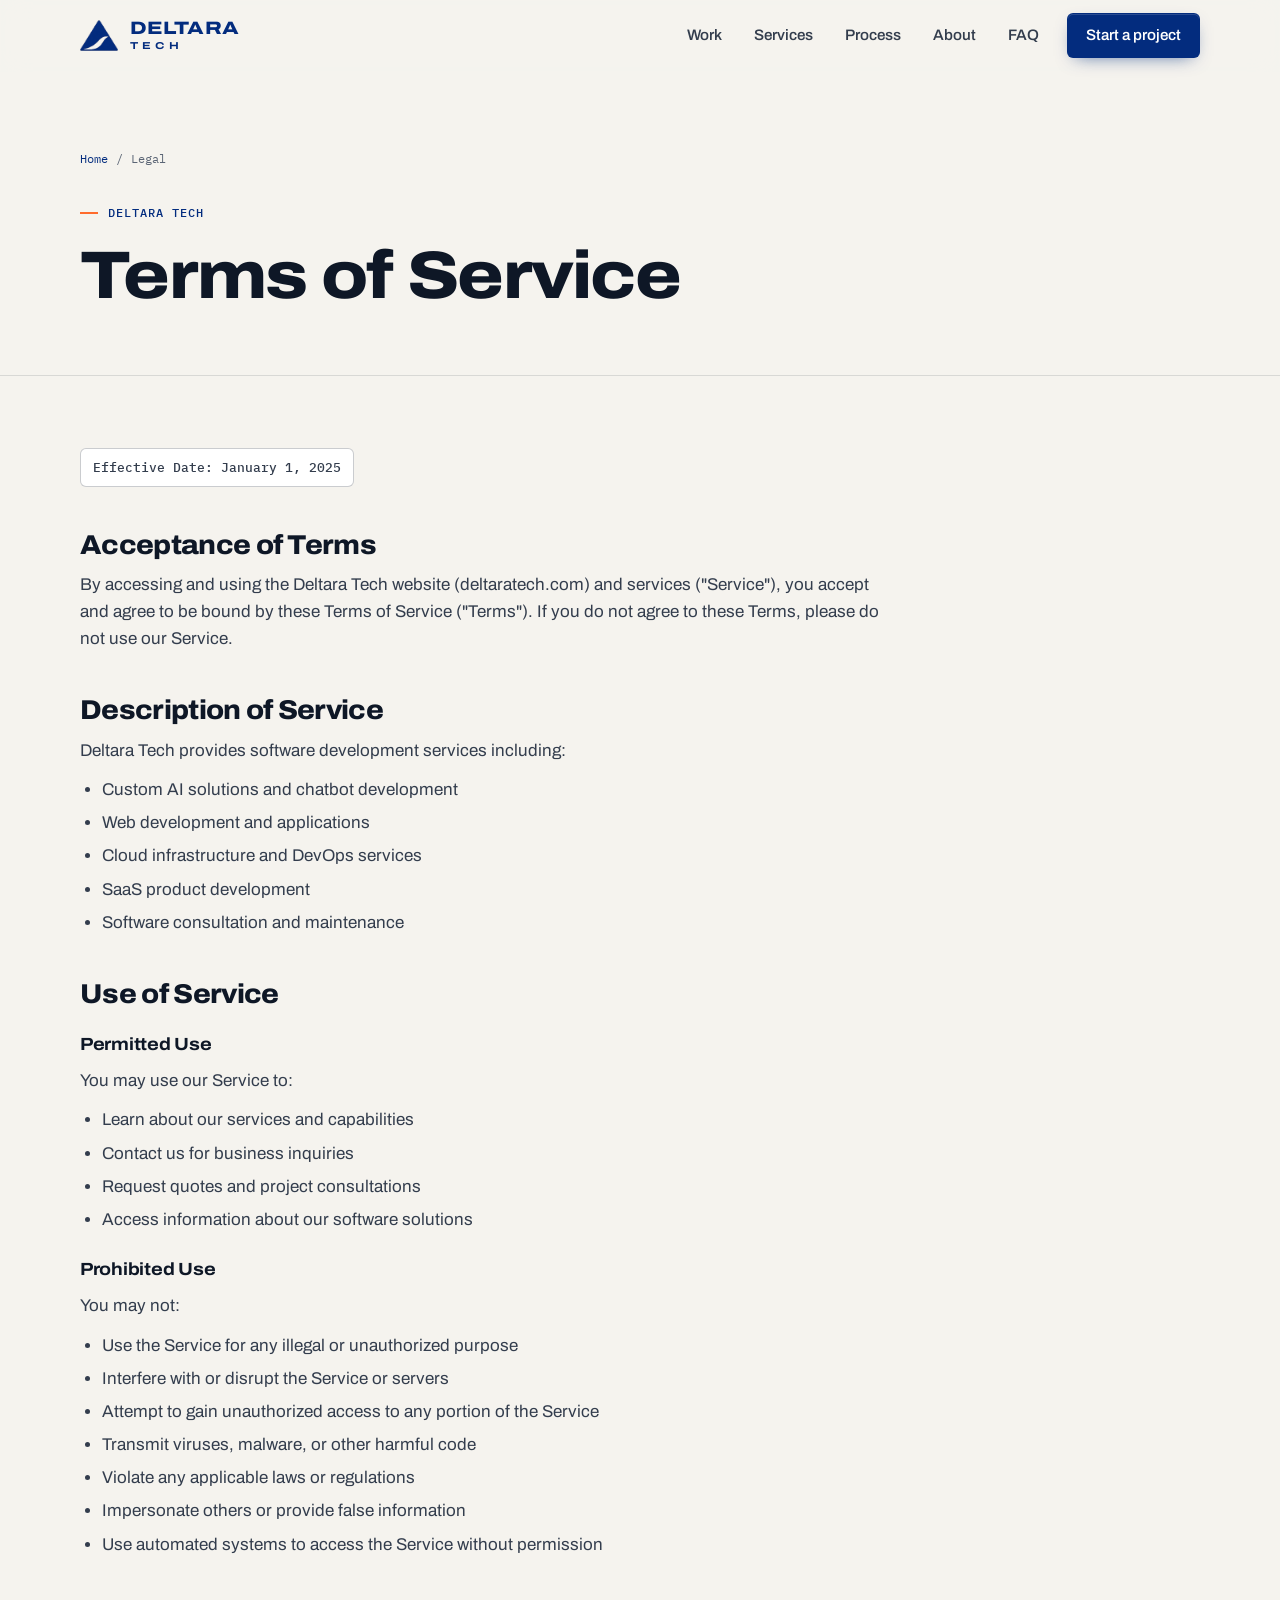
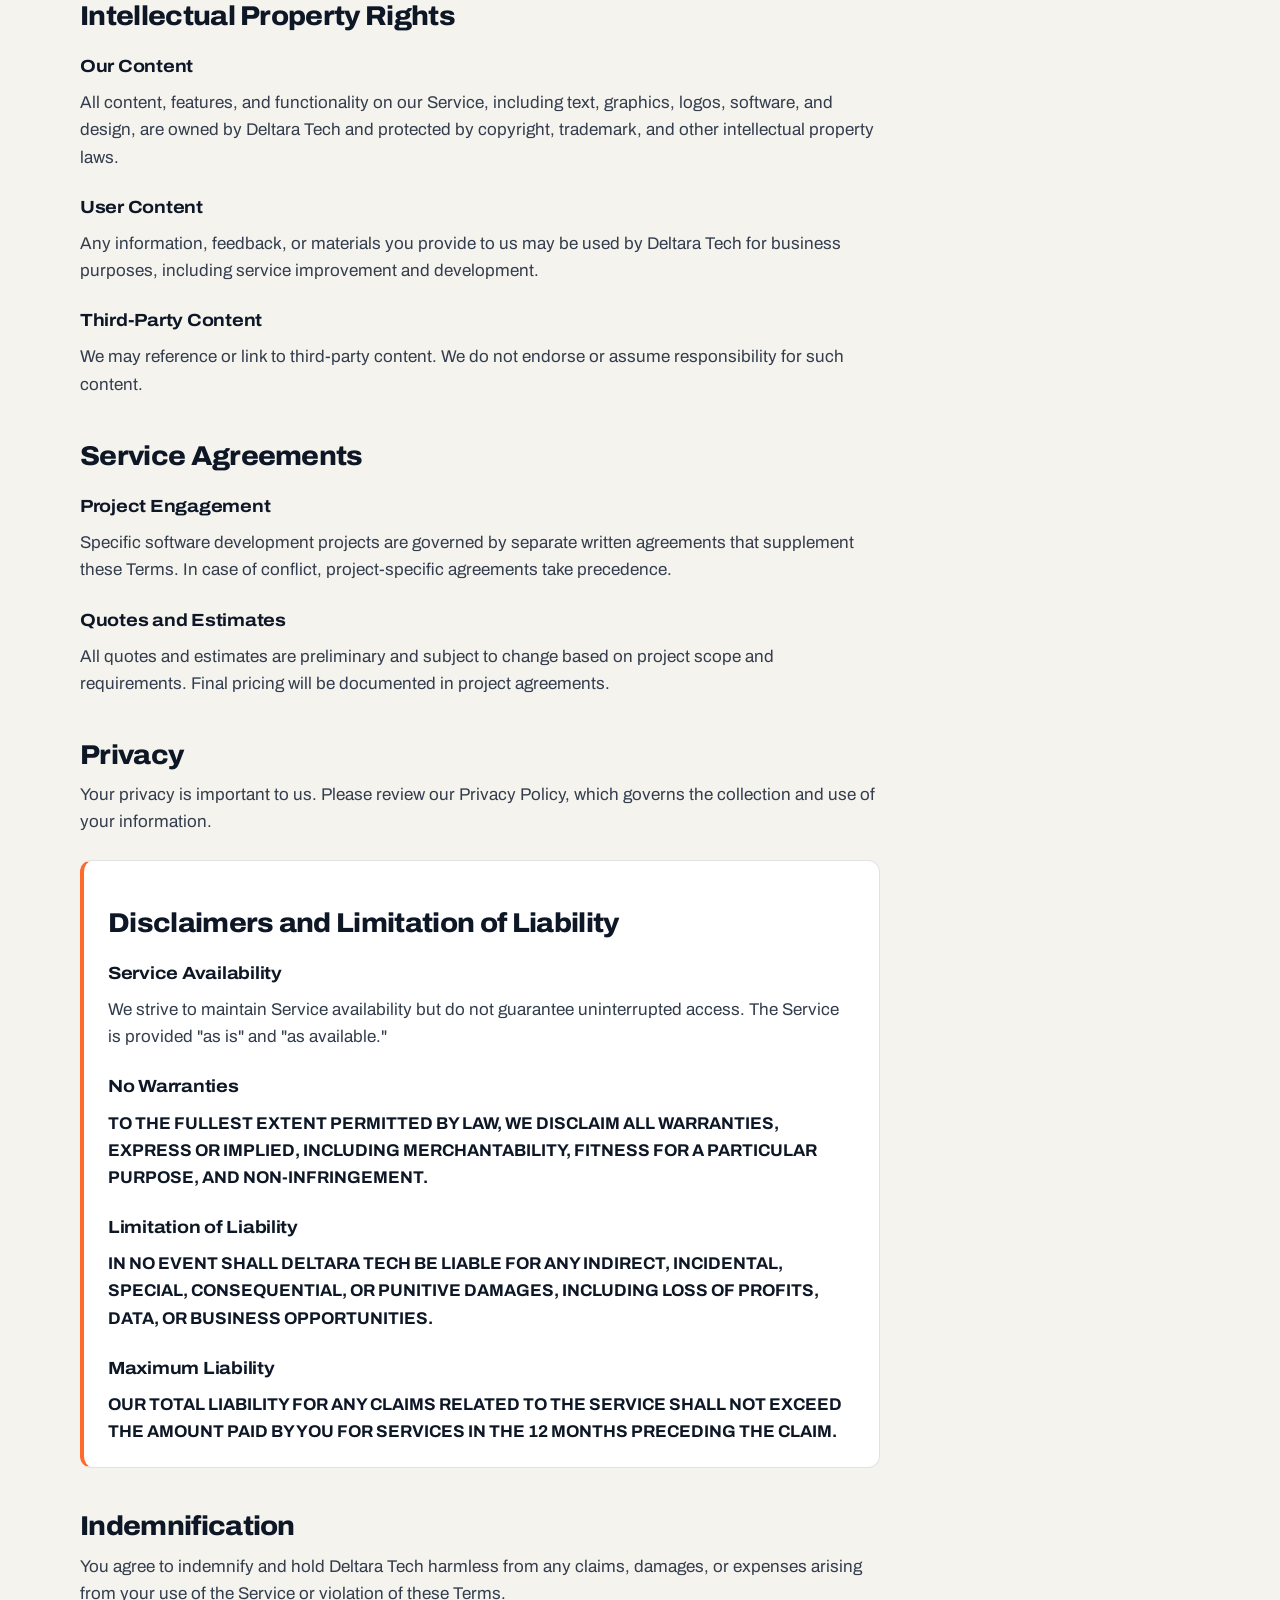
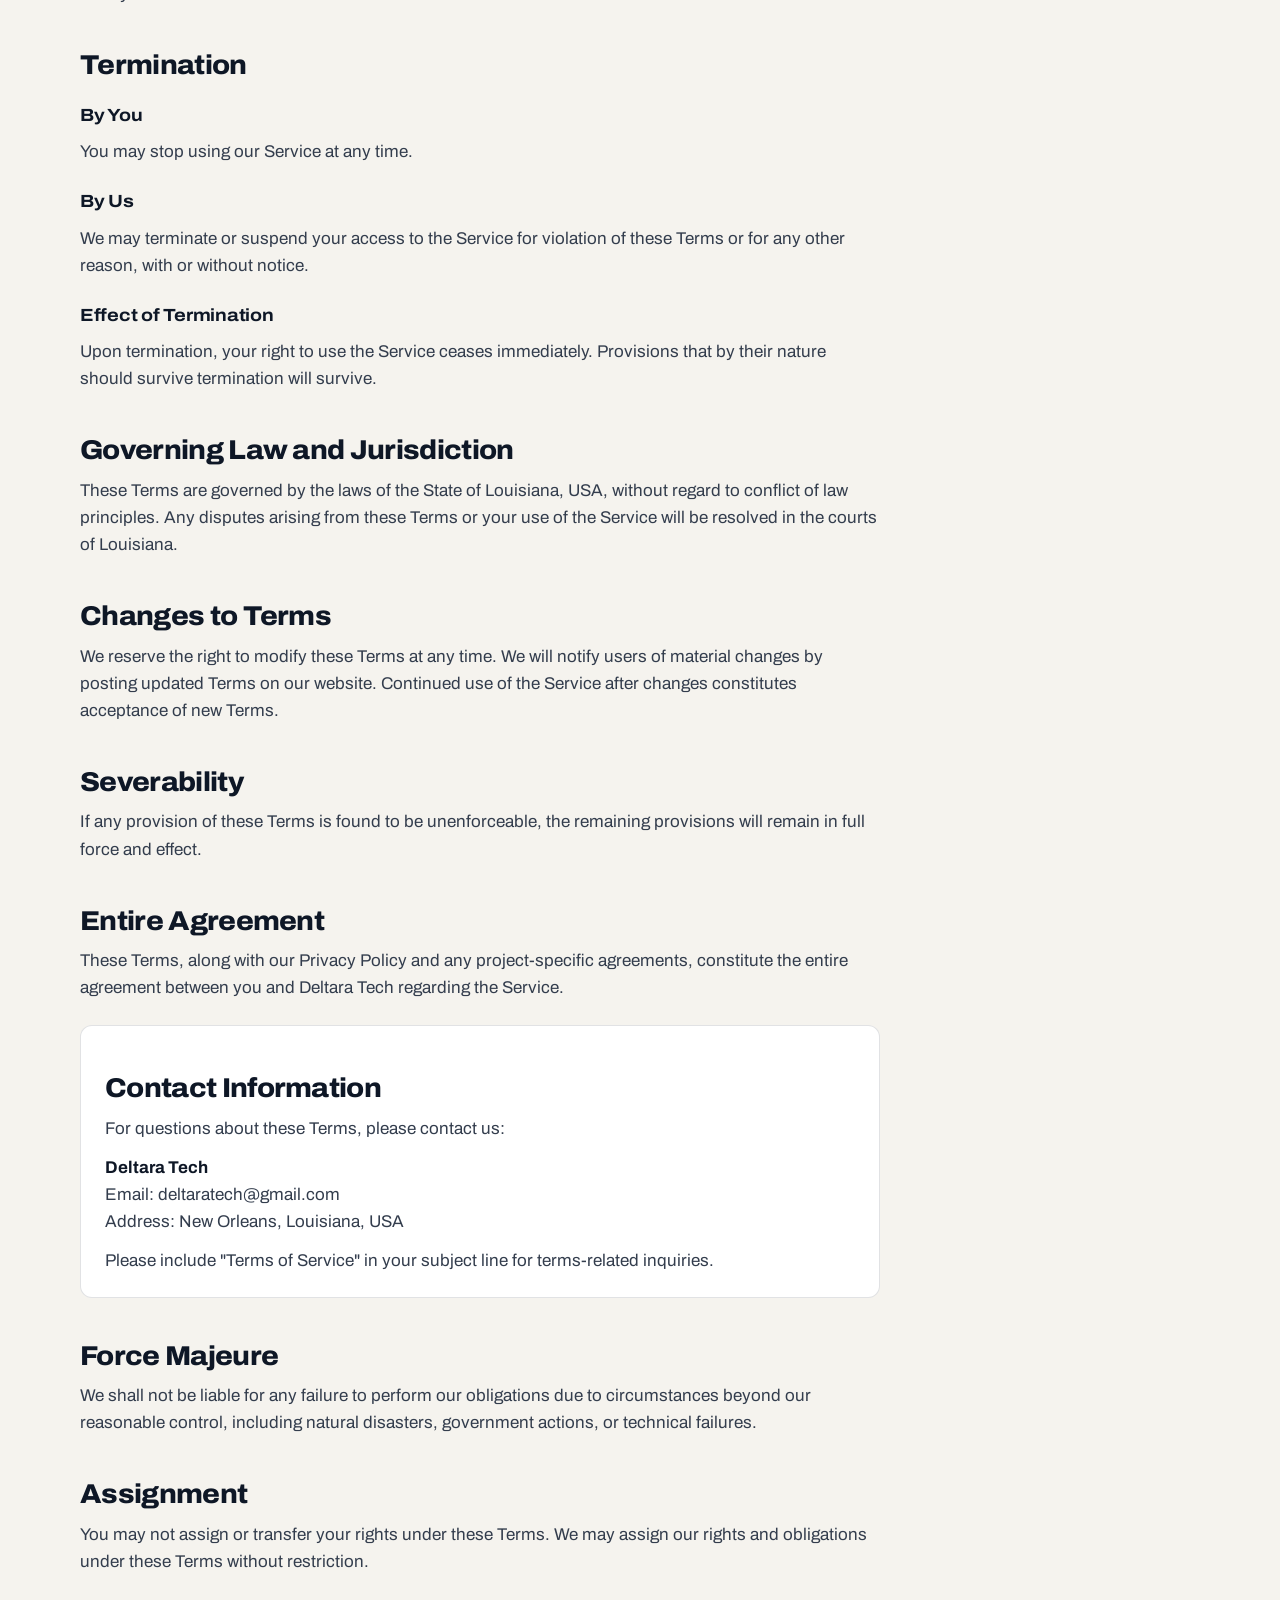
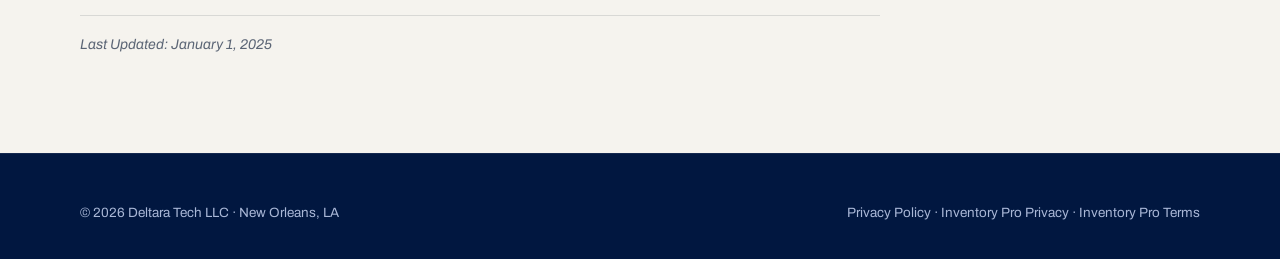
<file: terms-of-service.html>
<!DOCTYPE html>
<html lang="en">
<head>
  <meta charset="UTF-8">
  <meta name="viewport" content="width=device-width, initial-scale=1">
  <title>Terms of Service | Deltara Tech</title>
  <meta name="description" content="The terms that apply when you use the Deltara Tech website and services.">
  <link rel="canonical" href="https://www.deltaratech.com/terms-of-service.html">
  <meta name="theme-color" content="#032c7e">
  <link rel="icon" type="image/png" sizes="32x32" href="images/favicon-32.png">
  <link rel="apple-touch-icon" href="images/apple-touch-icon.png">
  <link rel="preconnect" href="https://fonts.googleapis.com">
  <link rel="preconnect" href="https://fonts.gstatic.com" crossorigin>
  <link href="https://fonts.googleapis.com/css2?family=Archivo:wdth,wght@62..125,400..900&family=IBM+Plex+Mono:wght@400;500;600&display=swap" rel="stylesheet">
  <link rel="stylesheet" href="assets/site.css">
</head>
<body>
  <a class="skip-link" href="#main">Skip to content</a>

  <header class="nav" id="nav">
    <div class="wrap">
      <a class="brand" href="index.html" aria-label="Deltara Tech home">
        <img src="images/mark.png" alt="" width="38" height="32">
        <span class="brand-word">Deltara<small>Tech</small></span>
      </a>
      <button class="menu-toggle" id="menu-toggle" aria-expanded="false" aria-controls="nav-links" aria-label="Open menu"><span></span></button>
      <ul class="nav-links" id="nav-links">
        <li><a href="index.html#work">Work</a></li>
        <li><a href="index.html#services">Services</a></li>
        <li><a href="index.html#process">Process</a></li>
        <li><a href="index.html#about">About</a></li>
        <li><a href="index.html#faq">FAQ</a></li>
        <li><a class="btn btn-primary" href="index.html#contact">Start a project</a></li>
      </ul>
    </div>
  </header>

  <main id="main">
    <section class="page-hero">
      <div class="wrap">
        <nav class="crumbs" aria-label="Breadcrumb"><a href="index.html">Home</a><span>/</span><span>Legal</span></nav>
        <p class="kicker">Deltara Tech</p>
        <h1>Terms of Service</h1>
      </div>
    </section>
    <div class="wrap">
      <article class="legal">

            <div class="effective-date">
                <strong>Effective Date: January 1, 2025</strong>
            </div>

            <h2>Acceptance of Terms</h2>
            <p>By accessing and using the Deltara Tech website (deltaratech.com) and services ("Service"), you accept and agree to be bound by these Terms of Service ("Terms"). If you do not agree to these Terms, please do not use our Service.</p>

            <h2>Description of Service</h2>
            <p>Deltara Tech provides software development services including:</p>
            <ul>
                <li>Custom AI solutions and chatbot development</li>
                <li>Web development and applications</li>
                <li>Cloud infrastructure and DevOps services</li>
                <li>SaaS product development</li>
                <li>Software consultation and maintenance</li>
            </ul>

            <h2>Use of Service</h2>
            
            <h3>Permitted Use</h3>
            <p>You may use our Service to:</p>
            <ul>
                <li>Learn about our services and capabilities</li>
                <li>Contact us for business inquiries</li>
                <li>Request quotes and project consultations</li>
                <li>Access information about our software solutions</li>
            </ul>

            <h3>Prohibited Use</h3>
            <p>You may not:</p>
            <ul>
                <li>Use the Service for any illegal or unauthorized purpose</li>
                <li>Interfere with or disrupt the Service or servers</li>
                <li>Attempt to gain unauthorized access to any portion of the Service</li>
                <li>Transmit viruses, malware, or other harmful code</li>
                <li>Violate any applicable laws or regulations</li>
                <li>Impersonate others or provide false information</li>
                <li>Use automated systems to access the Service without permission</li>
            </ul>

            <h2>Intellectual Property Rights</h2>
            
            <h3>Our Content</h3>
            <p>All content, features, and functionality on our Service, including text, graphics, logos, software, and design, are owned by Deltara Tech and protected by copyright, trademark, and other intellectual property laws.</p>

            <h3>User Content</h3>
            <p>Any information, feedback, or materials you provide to us may be used by Deltara Tech for business purposes, including service improvement and development.</p>

            <h3>Third-Party Content</h3>
            <p>We may reference or link to third-party content. We do not endorse or assume responsibility for such content.</p>

            <h2>Service Agreements</h2>
            
            <h3>Project Engagement</h3>
            <p>Specific software development projects are governed by separate written agreements that supplement these Terms. In case of conflict, project-specific agreements take precedence.</p>

            <h3>Quotes and Estimates</h3>
            <p>All quotes and estimates are preliminary and subject to change based on project scope and requirements. Final pricing will be documented in project agreements.</p>

            <h2>Privacy</h2>
            <p>Your privacy is important to us. Please review our Privacy Policy, which governs the collection and use of your information.</p>

            <div class="disclaimer">
                <h2>Disclaimers and Limitation of Liability</h2>
                
                <h3>Service Availability</h3>
                <p>We strive to maintain Service availability but do not guarantee uninterrupted access. The Service is provided "as is" and "as available."</p>

                <h3>No Warranties</h3>
                <p><strong>TO THE FULLEST EXTENT PERMITTED BY LAW, WE DISCLAIM ALL WARRANTIES, EXPRESS OR IMPLIED, INCLUDING MERCHANTABILITY, FITNESS FOR A PARTICULAR PURPOSE, AND NON-INFRINGEMENT.</strong></p>

                <h3>Limitation of Liability</h3>
                <p><strong>IN NO EVENT SHALL DELTARA TECH BE LIABLE FOR ANY INDIRECT, INCIDENTAL, SPECIAL, CONSEQUENTIAL, OR PUNITIVE DAMAGES, INCLUDING LOSS OF PROFITS, DATA, OR BUSINESS OPPORTUNITIES.</strong></p>

                <h3>Maximum Liability</h3>
                <p><strong>OUR TOTAL LIABILITY FOR ANY CLAIMS RELATED TO THE SERVICE SHALL NOT EXCEED THE AMOUNT PAID BY YOU FOR SERVICES IN THE 12 MONTHS PRECEDING THE CLAIM.</strong></p>
            </div>

            <h2>Indemnification</h2>
            <p>You agree to indemnify and hold Deltara Tech harmless from any claims, damages, or expenses arising from your use of the Service or violation of these Terms.</p>

            <h2>Termination</h2>
            
            <h3>By You</h3>
            <p>You may stop using our Service at any time.</p>

            <h3>By Us</h3>
            <p>We may terminate or suspend your access to the Service for violation of these Terms or for any other reason, with or without notice.</p>

            <h3>Effect of Termination</h3>
            <p>Upon termination, your right to use the Service ceases immediately. Provisions that by their nature should survive termination will survive.</p>

            <h2>Governing Law and Jurisdiction</h2>
            <p>These Terms are governed by the laws of the State of Louisiana, USA, without regard to conflict of law principles. Any disputes arising from these Terms or your use of the Service will be resolved in the courts of Louisiana.</p>

            <h2>Changes to Terms</h2>
            <p>We reserve the right to modify these Terms at any time. We will notify users of material changes by posting updated Terms on our website. Continued use of the Service after changes constitutes acceptance of new Terms.</p>

            <h2>Severability</h2>
            <p>If any provision of these Terms is found to be unenforceable, the remaining provisions will remain in full force and effect.</p>

            <h2>Entire Agreement</h2>
            <p>These Terms, along with our Privacy Policy and any project-specific agreements, constitute the entire agreement between you and Deltara Tech regarding the Service.</p>

            <div class="contact-info">
                <h2>Contact Information</h2>
                <p>For questions about these Terms, please contact us:</p>
                <p><strong>Deltara Tech</strong><br>
                Email: deltaratech@gmail.com<br>
                Address: New Orleans, Louisiana, USA</p>
                <p>Please include "Terms of Service" in your subject line for terms-related inquiries.</p>
            </div>

            <h2>Force Majeure</h2>
            <p>We shall not be liable for any failure to perform our obligations due to circumstances beyond our reasonable control, including natural disasters, government actions, or technical failures.</p>

            <h2>Assignment</h2>
            <p>You may not assign or transfer your rights under these Terms. We may assign our rights and obligations under these Terms without restriction.</p>

            <div class="last-updated">
                <em>Last Updated: January 1, 2025</em>
            </div>
      </article>
    </div>
  </main>

  <footer class="footer">
    <div class="wrap">
      <div class="footer-bottom" style="margin-top:0;padding-top:0;border-top:0">
        <span>© <span data-year>2026</span> Deltara Tech LLC · New Orleans, LA</span>
        <span><a href="privacy-policy.html">Privacy Policy</a> · <a href="privacy-policy-inventory-pro.html">Inventory Pro Privacy</a> · <a href="terms-of-service-inventory-pro.html">Inventory Pro Terms</a></span>
      </div>
    </div>
  </footer>

  <script src="assets/site.js"></script>
</body>
</html>
</file>
<file: assets/site.css>
/* ==========================================================================
   Deltara Tech: shared styles
   ========================================================================== */

:root {
  --paper: #f5f3ee;
  --paper-2: #ece8df;
  --card: #ffffff;
  --ink: #0e1726;
  --ink-2: #333d4d;
  --muted: #5b6575;
  --line: rgba(14, 23, 38, 0.12);
  --line-strong: rgba(14, 23, 38, 0.22);

  --navy: #032c7e;
  --navy-700: #02215f;
  --navy-900: #011740;
  --navy-tint: #e3e9f6;
  --on-navy: #dfe6f5;
  --on-navy-muted: #a9b7d6;

  --signal: #ff6b2c;
  --signal-ink: #b9450f;
  --ok: #1f8a5b;

  --display: "Archivo", "Arial Narrow", system-ui, sans-serif;
  --body: "Archivo", system-ui, -apple-system, "Segoe UI", sans-serif;
  --mono: "IBM Plex Mono", ui-monospace, "Cascadia Mono", Consolas, monospace;

  --max: 1200px;
  --gutter: clamp(16px, 4vw, 40px);
  --nav-h: 72px;
  --r: 6px;
  --r-lg: 12px;
  --ease: cubic-bezier(0.2, 0.8, 0.2, 1);
}

*, *::before, *::after { box-sizing: border-box; }
* { margin: 0; padding: 0; }

html {
  scroll-behavior: smooth;
  scroll-padding-top: calc(var(--nav-h) + 16px);
  -webkit-text-size-adjust: 100%;
}

body {
  font-family: var(--body);
  font-stretch: 100%;
  font-size: 1.0625rem;
  line-height: 1.6;
  color: var(--ink);
  background: var(--paper);
  -webkit-font-smoothing: antialiased;
  text-rendering: optimizeLegibility;
  overflow-x: hidden;
}

img, svg { display: block; max-width: 100%; }
a { color: inherit; }
button, input, select, textarea { font: inherit; color: inherit; }

:focus-visible {
  outline: 3px solid var(--signal);
  outline-offset: 3px;
  border-radius: 4px;
}

.skip-link {
  position: absolute;
  left: 16px;
  top: -100px;
  z-index: 1000;
  background: var(--ink);
  color: #fff;
  padding: 10px 16px;
  border-radius: var(--r);
  text-decoration: none;
  font-weight: 600;
}
.skip-link:focus { top: 12px; }

.wrap {
  width: 100%;
  max-width: var(--max);
  margin: 0 auto;
  padding-left: var(--gutter);
  padding-right: var(--gutter);
}

/* ---------- Type ---------- */

.display,
h1, h2, h3 {
  font-family: var(--display);
  font-stretch: 112%;
  font-weight: 800;
  letter-spacing: -0.025em;
  line-height: 1.04;
  color: var(--ink);
  text-wrap: balance;
}
h3 { font-weight: 700; letter-spacing: -0.015em; line-height: 1.2; }

.kicker {
  display: inline-flex;
  align-items: center;
  gap: 10px;
  font-family: var(--mono);
  font-size: 0.78rem;
  font-weight: 500;
  letter-spacing: 0.08em;
  text-transform: uppercase;
  color: var(--navy);
  margin-bottom: 18px;
}
.kicker::before {
  content: "";
  width: 18px;
  height: 2px;
  background: var(--signal);
  flex: none;
}

.section-head { max-width: 760px; margin-bottom: clamp(36px, 5vw, 56px); }
.section-head h2 { font-size: clamp(2rem, 4.6vw, 3.25rem); }
.section-head p {
  margin-top: 18px;
  font-size: clamp(1.05rem, 1.6vw, 1.2rem);
  color: var(--ink-2);
  max-width: 620px;
  text-wrap: pretty;
}

.lead { font-size: clamp(1.1rem, 1.9vw, 1.3rem); line-height: 1.55; color: var(--ink-2); text-wrap: pretty; }
.muted { color: var(--muted); }
.mono { font-family: var(--mono); }

/* ---------- Buttons ---------- */

.btn {
  display: inline-flex;
  align-items: center;
  justify-content: center;
  gap: 10px;
  min-height: 48px;
  padding: 12px 22px;
  border-radius: var(--r);
  border: 1.5px solid transparent;
  font-family: var(--body);
  font-weight: 650;
  font-size: 1rem;
  text-decoration: none;
  cursor: pointer;
  transition: transform 0.2s var(--ease), background 0.2s, border-color 0.2s, color 0.2s, box-shadow 0.2s;
  white-space: nowrap;
}
.btn svg { width: 18px; height: 18px; flex: none; transition: transform 0.2s var(--ease); }
.btn:hover svg { transform: translateX(3px); }
.btn:active { transform: translateY(1px); }

.btn-primary { background: var(--navy); color: #fff; box-shadow: 0 1px 0 rgba(255,255,255,.15) inset, 0 6px 18px -8px rgba(3,44,126,.7); }
.btn-primary:hover { background: var(--navy-700); }
.btn-ghost { background: transparent; color: var(--ink); border-color: var(--line-strong); }
.btn-ghost:hover { border-color: var(--ink); background: rgba(14,23,38,.04); }
.btn-signal { background: var(--signal); color: var(--navy-900); }
.btn-signal:hover { background: #ff8450; }
.btn-light { background: #fff; color: var(--navy-900); }
.btn-light:hover { background: var(--navy-tint); }

.text-link {
  display: inline-flex;
  align-items: center;
  gap: 8px;
  font-weight: 650;
  color: var(--navy);
  text-decoration: none;
  border-bottom: 1.5px solid currentColor;
  padding-bottom: 2px;
}
.text-link svg { width: 16px; height: 16px; transition: transform 0.2s var(--ease); }
.text-link:hover svg { transform: translateX(3px); }

/* ---------- Nav ---------- */

.nav {
  position: fixed;
  inset: 0 0 auto 0;
  z-index: 100;
  height: var(--nav-h);
  display: flex;
  align-items: center;
  background: rgba(245, 243, 238, 0.82);
  backdrop-filter: saturate(1.4) blur(14px);
  -webkit-backdrop-filter: saturate(1.4) blur(14px);
  border-bottom: 1px solid transparent;
  transition: border-color 0.25s, background 0.25s;
}
.nav.is-scrolled { border-color: var(--line); background: rgba(245, 243, 238, 0.94); }
.nav .wrap { display: flex; align-items: center; justify-content: space-between; gap: 24px; }

.brand {
  display: inline-flex;
  align-items: center;
  gap: 12px;
  text-decoration: none;
  color: var(--navy);
  flex: none;
}
.brand img { width: 38px; height: auto; }
.brand-word {
  font-family: var(--display);
  font-stretch: 125%;
  font-weight: 800;
  font-size: 1.12rem;
  letter-spacing: 0.02em;
  line-height: 1;
  text-transform: uppercase;
}
.brand-word small {
  display: block;
  font-size: 0.56em;
  letter-spacing: 0.42em;
  margin-top: 4px;
  font-weight: 700;
}

.nav-links { display: flex; align-items: center; gap: 4px; list-style: none; }
.nav-links a {
  display: inline-block;
  padding: 10px 14px;
  border-radius: var(--r);
  text-decoration: none;
  font-weight: 550;
  font-size: 0.95rem;
  color: var(--ink-2);
  transition: color 0.2s, background 0.2s;
}
.nav-links a:hover, .nav-links a[aria-current="true"] { color: var(--ink); background: rgba(14, 23, 38, 0.06); }
.nav-links .btn, .nav-links .btn[aria-current="true"] { margin-left: 10px; min-height: 42px; padding: 9px 18px; color: #fff; background: var(--navy); }
.nav-links .btn:hover { background: var(--navy-700); color: #fff; }

.menu-toggle {
  display: none;
  width: 44px;
  height: 44px;
  border: 1.5px solid var(--line-strong);
  background: transparent;
  border-radius: var(--r);
  cursor: pointer;
  align-items: center;
  justify-content: center;
}
.menu-toggle span, .menu-toggle span::before, .menu-toggle span::after {
  display: block;
  width: 18px;
  height: 2px;
  background: var(--ink);
  border-radius: 2px;
  position: relative;
  transition: transform 0.25s var(--ease), background 0.2s;
}
.menu-toggle span::before, .menu-toggle span::after { content: ""; position: absolute; left: 0; }
.menu-toggle span::before { top: -6px; }
.menu-toggle span::after { top: 6px; }
.menu-toggle[aria-expanded="true"] span { background: transparent; }
.menu-toggle[aria-expanded="true"] span::before { transform: translateY(6px) rotate(45deg); }
.menu-toggle[aria-expanded="true"] span::after { transform: translateY(-6px) rotate(-45deg); }

@media (max-width: 900px) {
  .menu-toggle { display: inline-flex; }
  .nav-links {
    position: fixed;
    top: var(--nav-h);
    left: 0;
    right: 0;
    flex-direction: column;
    align-items: stretch;
    gap: 2px;
    padding: 12px var(--gutter) 20px;
    background: var(--paper);
    border-bottom: 1px solid var(--line);
    box-shadow: 0 24px 40px -24px rgba(14, 23, 38, 0.35);
    display: none;
  }
  .nav-links.is-open { display: flex; }
  .nav-links a { padding: 14px 12px; font-size: 1.05rem; }
  .nav-links .btn, .nav-links .btn[aria-current="true"] { display: flex; margin: 8px 0 0; min-height: 50px; }
}

/* ---------- Sections ---------- */

.section { padding: clamp(72px, 10vw, 128px) 0; position: relative; }
.section--tight { padding: clamp(56px, 7vw, 88px) 0; }
.section--white { background: #fff; }
.section--navy { background: var(--navy-900); color: var(--on-navy); }
.section--navy h2, .section--navy h3 { color: #fff; }
.section--navy .kicker { color: var(--on-navy-muted); }
.section--navy .section-head p { color: var(--on-navy); }

/* ---------- Hero ---------- */

.hero {
  position: relative;
  padding: calc(var(--nav-h) + clamp(40px, 7vw, 88px)) 0 clamp(56px, 7vw, 96px);
  overflow: hidden;
  isolation: isolate;
}
.hero-river {
  position: absolute;
  inset: 0;
  z-index: -1;
  width: 100%;
  height: 100%;
  color: var(--navy);
  opacity: 0.09;
  pointer-events: none;
}
.hero-grid {
  display: grid;
  grid-template-columns: minmax(0, 1.08fr) minmax(0, 0.92fr);
  gap: clamp(40px, 6vw, 80px);
  align-items: center;
}
.status {
  display: inline-flex;
  align-items: center;
  gap: 10px;
  padding: 7px 14px 7px 12px;
  border: 1px solid var(--line-strong);
  border-radius: 999px;
  background: rgba(255, 255, 255, 0.6);
  font-family: var(--mono);
  font-size: 0.78rem;
  font-weight: 500;
  letter-spacing: 0.03em;
  color: var(--ink-2);
  margin-bottom: 26px;
}
.status i {
  width: 8px;
  height: 8px;
  border-radius: 50%;
  background: var(--ok);
  box-shadow: 0 0 0 0 rgba(31, 138, 91, 0.5);
  animation: ping 2.2s ease-out infinite;
}
@keyframes ping {
  0% { box-shadow: 0 0 0 0 rgba(31, 138, 91, 0.45); }
  80%, 100% { box-shadow: 0 0 0 8px rgba(31, 138, 91, 0); }
}
.hero h1 {
  font-size: clamp(2.5rem, 4.9vw, 4.25rem);
  font-stretch: 106%;
  line-height: 1;
  letter-spacing: -0.035em;
}
.hero h1 em {
  font-style: normal;
  color: var(--navy);
  position: relative;
  white-space: nowrap;
}
.hero h1 em::after {
  content: "";
  position: absolute;
  left: 0;
  right: 0;
  bottom: 0.02em;
  height: 0.12em;
  background: var(--signal);
  transform-origin: left;
  transform: scaleX(0);
  animation: underline 0.9s 0.5s var(--ease) forwards;
  z-index: -1;
}
@keyframes underline { to { transform: scaleX(1); } }
.hero .lead { margin-top: 26px; max-width: 560px; }
.hero-ctas { display: flex; flex-wrap: wrap; gap: 12px; margin-top: 34px; }
.hero-note {
  margin-top: 22px;
  font-size: 0.92rem;
  color: var(--muted);
}
.hero-note a { color: var(--ink-2); font-weight: 600; text-decoration-color: var(--line-strong); text-underline-offset: 3px; }

/* ---------- Hero app mock ---------- */

.app {
  position: relative;
  background: var(--card);
  border: 1px solid var(--line);
  border-radius: var(--r-lg);
  box-shadow:
    0 1px 0 rgba(255,255,255,.8) inset,
    0 30px 60px -30px rgba(1, 23, 64, 0.45),
    0 12px 24px -16px rgba(1, 23, 64, 0.25);
  overflow: hidden;
  font-size: 0.9rem;
}
.app::before {
  content: "";
  position: absolute;
  inset: -1px -1px auto -1px;
  height: 4px;
  background: linear-gradient(90deg, var(--navy) 0 70%, var(--signal) 70% 100%);
}
.app-bar {
  display: flex;
  align-items: center;
  justify-content: space-between;
  gap: 12px;
  padding: 18px 20px 12px;
}
.app-title { font-weight: 750; font-size: 1rem; font-stretch: 110%; letter-spacing: -0.01em; }
.app-title span { display: block; font-family: var(--mono); font-weight: 500; font-size: 0.72rem; color: var(--muted); letter-spacing: 0.04em; font-stretch: 100%; }
.app-sync {
  display: inline-flex;
  align-items: center;
  gap: 6px;
  font-family: var(--mono);
  font-size: 0.7rem;
  color: var(--ok);
  background: rgba(31, 138, 91, 0.09);
  padding: 4px 9px;
  border-radius: 999px;
}
.app-sync i { width: 6px; height: 6px; border-radius: 50%; background: currentColor; }
.app-tabs { display: flex; gap: 6px; padding: 0 20px 14px; border-bottom: 1px solid var(--line); overflow-x: auto; scrollbar-width: none; }
.app-tabs span {
  font-size: 0.78rem;
  font-weight: 600;
  padding: 6px 11px;
  border-radius: 999px;
  border: 1px solid var(--line);
  color: var(--muted);
  white-space: nowrap;
}
.app-tabs span.on { background: var(--ink); border-color: var(--ink); color: #fff; }
.app-table { width: 100%; border-collapse: collapse; }
.app-table th {
  text-align: left;
  font-family: var(--mono);
  font-weight: 500;
  font-size: 0.68rem;
  letter-spacing: 0.06em;
  text-transform: uppercase;
  color: var(--muted);
  padding: 10px 20px 6px;
}
.app-table th:nth-child(2), .app-table td:nth-child(2) { text-align: right; }
.app-table th:last-child, .app-table td:last-child { text-align: right; }
.app-table td { padding: 10px 20px; border-top: 1px solid var(--line); vertical-align: middle; }
.app-table td:first-child { font-weight: 600; }
.app-table td:first-child small { display: block; font-family: var(--mono); font-weight: 400; font-size: 0.7rem; color: var(--muted); }
.qty { font-family: var(--mono); font-weight: 600; font-variant-numeric: tabular-nums; display: inline-block; min-width: 2ch; transition: color .3s; }
.qty.bump { animation: bump 0.6s var(--ease); }
@keyframes bump { 0% { transform: scale(1); } 35% { transform: scale(1.35); color: var(--signal-ink); } 100% { transform: scale(1); } }
.chip {
  display: inline-flex;
  align-items: center;
  gap: 6px;
  font-family: var(--mono);
  font-size: 0.68rem;
  font-weight: 600;
  letter-spacing: 0.04em;
  text-transform: uppercase;
  padding: 3px 8px;
  border-radius: 999px;
  background: rgba(31, 138, 91, 0.1);
  color: var(--ok);
  transition: background .3s, color .3s;
}
.chip.low { background: rgba(255, 107, 44, 0.14); color: var(--signal-ink); }
.app-log {
  background: var(--paper);
  border-top: 1px solid var(--line);
  padding: 14px 20px 16px;
}
.app-log h4 {
  font-family: var(--mono);
  font-weight: 500;
  font-size: 0.68rem;
  letter-spacing: 0.06em;
  text-transform: uppercase;
  color: var(--muted);
  margin-bottom: 8px;
}
.app-log ol { list-style: none; display: grid; gap: 10px; min-height: 124px; align-content: start; }
.app-log li {
  display: grid;
  grid-template-columns: 26px 1fr auto;
  gap: 10px;
  align-items: start;
  font-size: 0.82rem;
  line-height: 1.4;
  color: var(--ink-2);
}
.app-log li.enter { animation: logIn 0.5s var(--ease); }
@keyframes logIn { from { opacity: 0; transform: translateY(-8px); } to { opacity: 1; transform: none; } }
.app-log .who {
  width: 26px;
  height: 26px;
  border-radius: 50%;
  display: grid;
  place-items: center;
  font-family: var(--mono);
  font-size: 0.62rem;
  font-weight: 600;
  background: var(--navy-tint);
  color: var(--navy);
}
.app-log .who.alert { background: rgba(255, 107, 44, 0.16); color: var(--signal-ink); }
.app-log time { font-family: var(--mono); font-size: 0.68rem; color: var(--muted); white-space: nowrap; padding-top: 2px; }
.app-log b { color: var(--ink); font-weight: 650; }
.app-caption {
  margin-top: 14px;
  font-size: 0.8rem;
  color: var(--muted);
  display: flex;
  gap: 8px;
  align-items: flex-start;
}
.app-caption::before { content: "↑"; font-family: var(--mono); color: var(--signal-ink); }

/* ---------- Proof bar ---------- */

.proof {
  border-top: 1px solid var(--line);
  border-bottom: 1px solid var(--line);
  background: #fff;
}
.proof .wrap {
  display: grid;
  grid-template-columns: repeat(3, minmax(0, 1fr)) minmax(0, 1.25fr);
}
.proof-item { padding: 28px 24px 26px; border-left: 1px solid var(--line); }
.proof-item:first-child { border-left: 0; padding-left: 0; }
.proof-num {
  font-family: var(--display);
  font-stretch: 115%;
  font-weight: 800;
  font-size: clamp(2.1rem, 3.6vw, 2.9rem);
  letter-spacing: -0.03em;
  line-height: 1;
  color: var(--navy);
  font-variant-numeric: tabular-nums;
}
.proof-label { margin-top: 10px; font-size: 0.92rem; color: var(--ink-2); line-height: 1.4; }
.proof-label small { display: block; color: var(--muted); font-size: 0.8rem; margin-top: 2px; }
.proof-industries { display: flex; flex-direction: column; justify-content: center; gap: 10px; }
.proof-industries .kicker { margin: 0; }
.tags { display: flex; flex-wrap: wrap; gap: 8px; }
.tag {
  font-size: 0.85rem;
  font-weight: 600;
  padding: 6px 12px;
  border-radius: 999px;
  border: 1px solid var(--line-strong);
  background: var(--paper);
}

/* ---------- Problems ---------- */

.problems { display: grid; gap: 0; border-top: 1px solid var(--line-strong); }
.problem {
  display: grid;
  grid-template-columns: 64px minmax(0, 1fr) 48px minmax(0, 1fr);
  gap: 20px;
  align-items: center;
  padding: 28px 0;
  border-bottom: 1px solid var(--line-strong);
}
.problem-n { font-family: var(--mono); font-size: 0.85rem; color: var(--muted); }
.problem-pain { font-family: var(--display); font-stretch: 108%; font-weight: 700; font-size: clamp(1.2rem, 2.2vw, 1.6rem); line-height: 1.2; letter-spacing: -0.02em; }
.problem-pain s { text-decoration-color: var(--signal); text-decoration-thickness: 3px; }
.problem-arrow { color: var(--signal); }
.problem-arrow svg { width: 32px; height: 32px; }
.problem-fix h3 { font-size: 1.12rem; margin-bottom: 4px; }
.problem-fix p { color: var(--ink-2); font-size: 0.98rem; }

/* ---------- Case study feature ---------- */

.case {
  display: grid;
  grid-template-columns: minmax(0, 1fr) minmax(0, 1fr);
  gap: clamp(32px, 5vw, 72px);
  align-items: start;
}
.case-copy h2 { font-size: clamp(2rem, 4.2vw, 3rem); }
.case-copy .lead { margin-top: 20px; color: var(--on-navy); }
.case-metrics {
  display: grid;
  grid-template-columns: repeat(2, minmax(0, 1fr));
  gap: 1px;
  background: rgba(255, 255, 255, 0.14);
  border: 1px solid rgba(255, 255, 255, 0.14);
  border-radius: var(--r-lg);
  overflow: hidden;
  margin-top: 34px;
}
.case-metric { background: var(--navy-900); padding: 22px 22px 20px; }
.case-metric b {
  display: block;
  font-family: var(--display);
  font-stretch: 115%;
  font-weight: 800;
  font-size: clamp(1.8rem, 3vw, 2.35rem);
  letter-spacing: -0.03em;
  line-height: 1;
  color: #fff;
}
.case-metric span { display: block; margin-top: 8px; font-size: 0.88rem; color: var(--on-navy-muted); line-height: 1.4; }
.case-quote {
  margin-top: 34px;
  padding-left: 22px;
  border-left: 3px solid var(--signal);
}
.case-quote p { font-family: var(--display); font-stretch: 104%; font-size: clamp(1.15rem, 1.9vw, 1.4rem); font-weight: 600; line-height: 1.35; color: #fff; letter-spacing: -0.01em; }
.case-quote footer { margin-top: 10px; font-family: var(--mono); font-size: 0.78rem; color: var(--on-navy-muted); letter-spacing: 0.03em; }
.case-ctas { display: flex; flex-wrap: wrap; gap: 12px; margin-top: 36px; }
.case-ctas .btn-ghost { color: #fff; border-color: rgba(255,255,255,.35); }
.case-ctas .btn-ghost:hover { border-color: #fff; background: rgba(255,255,255,.06); }

@media (min-width: 901px) {
  .flow { position: sticky; top: calc(var(--nav-h) + 32px); }
}
.flow {
  background: rgba(255, 255, 255, 0.04);
  border: 1px solid rgba(255, 255, 255, 0.14);
  border-radius: var(--r-lg);
  padding: clamp(20px, 3vw, 30px);
}
.flow-title { font-family: var(--mono); font-size: 0.75rem; letter-spacing: 0.06em; text-transform: uppercase; color: var(--on-navy-muted); margin-bottom: 22px; }
.flow-row + .flow-row { margin-top: 26px; padding-top: 26px; border-top: 1px dashed rgba(255,255,255,.18); }
.flow-label {
  display: inline-flex;
  align-items: center;
  gap: 8px;
  font-family: var(--mono);
  font-size: 0.72rem;
  font-weight: 600;
  letter-spacing: 0.08em;
  text-transform: uppercase;
  margin-bottom: 14px;
}
.flow-label.before { color: #ff9a6e; }
.flow-label.after { color: #7fe0b0; }
.flow-steps { list-style: none; display: grid; gap: 8px; counter-reset: step; }
.flow-steps li {
  position: relative;
  display: flex;
  align-items: center;
  gap: 12px;
  padding: 12px 14px;
  border-radius: var(--r);
  background: rgba(255, 255, 255, 0.06);
  border: 1px solid rgba(255, 255, 255, 0.1);
  font-size: 0.95rem;
  color: var(--on-navy);
}
.flow-steps li::before {
  counter-increment: step;
  content: counter(step);
  flex: none;
  width: 24px;
  height: 24px;
  border-radius: 50%;
  display: grid;
  place-items: center;
  font-family: var(--mono);
  font-size: 0.72rem;
  background: rgba(255,255,255,.1);
  color: var(--on-navy-muted);
}
.flow-steps li.pain { color: #ffd2bf; }
.flow-steps li.pain::before { background: rgba(255,107,44,.2); color: #ffb08c; }
.flow-steps li.hero-step { background: #fff; color: var(--navy-900); font-weight: 700; border-color: #fff; }
.flow-steps li.hero-step::before { background: var(--navy); color: #fff; }
.flow-steps li.good { color: #c9f2dc; }
.flow-steps li.good::before { background: rgba(127,224,176,.18); color: #7fe0b0; }
.flow-note { margin-top: 18px; font-size: 0.85rem; color: var(--on-navy-muted); }

/* ---------- Services ---------- */

.services { display: grid; grid-template-columns: repeat(2, minmax(0, 1fr)); gap: 20px; }
.service {
  position: relative;
  display: flex;
  flex-direction: column;
  background: var(--card);
  border: 1px solid var(--line);
  border-radius: var(--r-lg);
  padding: clamp(24px, 3vw, 34px);
  transition: border-color 0.25s, transform 0.3s var(--ease), box-shadow 0.3s;
}
.service:hover { border-color: var(--line-strong); transform: translateY(-3px); box-shadow: 0 24px 40px -28px rgba(1,23,64,.35); }
.service-top { display: flex; align-items: center; justify-content: space-between; margin-bottom: 22px; }
.service-icon {
  width: 52px;
  height: 52px;
  border-radius: 10px;
  display: grid;
  place-items: center;
  background: var(--navy-tint);
  color: var(--navy);
}
.service-icon svg { width: 26px; height: 26px; }
.service-n { font-family: var(--mono); font-size: 0.8rem; color: var(--muted); }
.service h3 { font-size: clamp(1.35rem, 2.2vw, 1.6rem); font-stretch: 110%; }
.service > p { margin-top: 10px; color: var(--ink-2); }
.service ul { list-style: none; margin-top: 20px; display: grid; gap: 10px; }
.service li { position: relative; padding-left: 26px; font-size: 0.97rem; color: var(--ink-2); }
.service li::before {
  content: "";
  position: absolute;
  left: 2px;
  top: 0.5em;
  width: 12px;
  height: 7px;
  border-left: 2px solid var(--navy);
  border-bottom: 2px solid var(--navy);
  transform: rotate(-45deg);
}
.service-fit {
  margin-top: auto;
  padding-top: 22px;
}
.service-fit p {
  padding-top: 16px;
  border-top: 1px dashed var(--line-strong);
  font-size: 0.9rem;
  color: var(--muted);
}
.service-fit b { color: var(--ink); font-weight: 650; }
.service--feature { background: var(--navy); border-color: var(--navy); color: var(--on-navy); }
.service--feature h3 { color: #fff; }
.service--feature > p, .service--feature li { color: var(--on-navy); }
.service--feature li::before { border-color: var(--signal); }
.service--feature .service-icon { background: rgba(255,255,255,.12); color: #fff; }
.service--feature .service-n { color: var(--on-navy-muted); }
.service--feature .service-fit p { border-color: rgba(255,255,255,.25); color: var(--on-navy-muted); }
.service--feature .service-fit b { color: #fff; }
.badge {
  display: inline-block;
  font-family: var(--mono);
  font-size: 0.68rem;
  font-weight: 600;
  letter-spacing: 0.06em;
  text-transform: uppercase;
  padding: 4px 9px;
  border-radius: 999px;
  background: var(--signal);
  color: var(--navy-900);
  vertical-align: middle;
}

/* ---------- Product ---------- */

.product {
  display: grid;
  grid-template-columns: minmax(0, 1fr) minmax(0, 1.1fr);
  gap: clamp(28px, 5vw, 64px);
  align-items: center;
  background: var(--card);
  border: 1px solid var(--line);
  border-radius: 16px;
  padding: clamp(24px, 4vw, 48px);
  overflow: hidden;
}
.product h2 { font-size: clamp(1.8rem, 3.6vw, 2.6rem); }
.product .lead { margin-top: 16px; font-size: 1.08rem; }
.product-points { list-style: none; display: grid; grid-template-columns: 1fr 1fr; gap: 12px 20px; margin-top: 24px; }
.product-points li { font-size: 0.95rem; color: var(--ink-2); padding-left: 18px; position: relative; }
.product-points li::before { content: ""; position: absolute; left: 0; top: 0.6em; width: 8px; height: 8px; background: var(--signal); border-radius: 2px; }
.product-links { display: flex; flex-wrap: wrap; align-items: center; gap: 12px 22px; margin-top: 30px; }
.product-links a.small { font-size: 0.9rem; color: var(--muted); text-underline-offset: 3px; }
.product-visual {
  position: relative;
  min-height: 300px;
  border-radius: var(--r-lg);
  background:
    radial-gradient(120% 80% at 100% 0%, rgba(255,107,44,.18), transparent 55%),
    linear-gradient(160deg, var(--navy) 0%, var(--navy-900) 100%);
  display: grid;
  place-items: center;
  padding: 28px;
  overflow: hidden;
}
.phone {
  width: min(230px, 70%);
  aspect-ratio: 9 / 18.5;
  background: #0a0f1a;
  border-radius: 34px;
  padding: 10px;
  box-shadow: 0 30px 60px -20px rgba(0,0,0,.6), 0 0 0 1px rgba(255,255,255,.08);
  transform: rotate(-4deg);
}
.phone-screen {
  height: 100%;
  border-radius: 26px;
  background: var(--paper);
  overflow: hidden;
  padding: 26px 14px 14px;
  display: flex;
  flex-direction: column;
  gap: 8px;
  font-size: 0.68rem;
}
.phone-screen .ph-h { font-weight: 800; font-size: 0.95rem; font-stretch: 110%; color: var(--ink); }
.phone-screen .ph-search { height: 26px; border-radius: 8px; background: #fff; border: 1px solid var(--line); }
.phone-screen .ph-row { display: flex; align-items: center; justify-content: space-between; background: #fff; border: 1px solid var(--line); border-radius: 8px; padding: 8px 9px; }
.phone-screen .ph-row b { font-weight: 650; color: var(--ink); }
.phone-screen .ph-row span { font-family: var(--mono); color: var(--muted); }
.phone-screen .ph-row.low span { color: var(--signal-ink); font-weight: 600; }
.phone-screen .ph-btn { margin-top: auto; height: 30px; border-radius: 8px; background: var(--navy); color: #fff; display: grid; place-items: center; font-weight: 700; }

/* ---------- Process ---------- */

.steps { list-style: none; display: grid; grid-template-columns: repeat(4, minmax(0, 1fr)); gap: 0; position: relative; }
.steps::before {
  content: "";
  position: absolute;
  top: 27px;
  left: 28px;
  right: 28px;
  height: 2px;
  background: repeating-linear-gradient(90deg, var(--line-strong) 0 8px, transparent 8px 14px);
}
.step { position: relative; padding-right: 28px; }
.step-dot {
  position: relative;
  width: 56px;
  height: 56px;
  border-radius: 50%;
  display: grid;
  place-items: center;
  background: var(--paper);
  border: 2px solid var(--navy);
  color: var(--navy);
  font-family: var(--mono);
  font-weight: 600;
  font-size: 0.9rem;
  margin-bottom: 24px;
}
.step:last-child .step-dot { background: var(--navy); color: #fff; }
.step h3 { font-size: 1.25rem; font-stretch: 108%; }
.step p { margin-top: 10px; color: var(--ink-2); font-size: 0.98rem; }
.step small { display: block; margin-top: 14px; font-family: var(--mono); font-size: 0.74rem; letter-spacing: 0.03em; color: var(--navy); }

/* ---------- About ---------- */

.about { display: grid; grid-template-columns: minmax(0, 1.1fr) minmax(0, 0.9fr); gap: clamp(32px, 6vw, 80px); align-items: start; }
.about h2 { font-size: clamp(2rem, 4.4vw, 3.1rem); }
.about-copy p { margin-top: 18px; color: var(--ink-2); max-width: 600px; }
.about-copy p:first-of-type { margin-top: 22px; }
.values { list-style: none; display: grid; gap: 0; margin-top: 30px; border-top: 1px solid var(--line-strong); }
.values li { display: grid; grid-template-columns: 180px 1fr; gap: 20px; padding: 16px 0; border-bottom: 1px solid var(--line-strong); }
.values b { font-weight: 700; font-stretch: 108%; }
.values span { color: var(--ink-2); font-size: 0.97rem; }

.founder {
  background: var(--card);
  border: 1px solid var(--line);
  border-radius: 16px;
  overflow: hidden;
}
.founder-top {
  background: var(--navy);
  color: #fff;
  padding: 28px 28px 24px;
  display: flex;
  align-items: center;
  gap: 18px;
  position: relative;
  overflow: hidden;
}
.founder-top::after {
  content: "";
  position: absolute;
  right: -30px;
  bottom: -60px;
  width: 200px;
  height: 180px;
  background: url("../images/mark-white.png") no-repeat center / contain;
  opacity: 0.08;
}
.avatar {
  width: 64px;
  height: 64px;
  flex: none;
  border-radius: 50%;
  display: grid;
  place-items: center;
  background: #fff;
  color: var(--navy);
  font-family: var(--display);
  font-stretch: 120%;
  font-weight: 800;
  font-size: 1.3rem;
}
.founder-top h3 { color: #fff; font-size: 1.3rem; }
.founder-top p { font-family: var(--mono); font-size: 0.78rem; color: var(--on-navy-muted); letter-spacing: 0.03em; margin-top: 4px; }
.founder-body { padding: 24px 28px 28px; }
.founder-body dl { display: grid; gap: 14px; }
.founder-body dt { font-family: var(--mono); font-size: 0.72rem; letter-spacing: 0.06em; text-transform: uppercase; color: var(--muted); }
.founder-body dd { font-size: 0.98rem; color: var(--ink); margin-top: 2px; }
.founder-body .text-link { margin-top: 22px; }

/* ---------- FAQ ---------- */

.faq-grid { display: grid; grid-template-columns: minmax(0, 0.8fr) minmax(0, 1.2fr); gap: clamp(32px, 6vw, 80px); align-items: start; }
.faq-grid .section-head { position: sticky; top: calc(var(--nav-h) + 32px); margin-bottom: 0; }
.faq { border-top: 1px solid var(--line-strong); }
.faq details { border-bottom: 1px solid var(--line-strong); }
.faq summary {
  list-style: none;
  cursor: pointer;
  display: flex;
  justify-content: space-between;
  align-items: center;
  gap: 20px;
  padding: 22px 0;
  font-family: var(--display);
  font-stretch: 106%;
  font-weight: 700;
  font-size: clamp(1.08rem, 1.6vw, 1.22rem);
  letter-spacing: -0.01em;
}
.faq summary::-webkit-details-marker { display: none; }
.faq summary::after {
  content: "";
  flex: none;
  width: 28px;
  height: 28px;
  border-radius: 50%;
  border: 1.5px solid var(--line-strong);
  background:
    linear-gradient(var(--ink), var(--ink)) center / 12px 2px no-repeat,
    linear-gradient(var(--ink), var(--ink)) center / 2px 12px no-repeat;
  transition: transform 0.25s var(--ease), background-color 0.2s;
}
.faq details[open] summary::after { transform: rotate(45deg); background-color: var(--paper-2); }
.faq summary:hover::after { border-color: var(--ink); }
.faq .answer { padding: 0 48px 24px 0; color: var(--ink-2); }
.faq .answer p + p { margin-top: 10px; }

/* ---------- Contact ---------- */

.contact { display: grid; grid-template-columns: minmax(0, 0.9fr) minmax(0, 1.1fr); gap: clamp(32px, 6vw, 80px); align-items: start; }
.contact h2 { font-size: clamp(2.2rem, 5vw, 3.6rem); color: #fff; }
.contact .lead { margin-top: 20px; color: var(--on-navy); }
.contact-list { list-style: none; margin-top: 36px; display: grid; gap: 0; border-top: 1px solid rgba(255,255,255,.16); }
.contact-list li { display: grid; grid-template-columns: 120px 1fr; gap: 16px; padding: 16px 0; border-bottom: 1px solid rgba(255,255,255,.16); }
.contact-list span { font-family: var(--mono); font-size: 0.75rem; letter-spacing: 0.06em; text-transform: uppercase; color: var(--on-navy-muted); padding-top: 3px; }
.contact-list a, .contact-list b { color: #fff; font-weight: 600; text-decoration: none; }
.contact-list a:hover { text-decoration: underline; text-underline-offset: 4px; }

.form {
  background: #fff;
  color: var(--ink);
  border-radius: 16px;
  padding: clamp(22px, 3.5vw, 36px);
  box-shadow: 0 40px 80px -40px rgba(0, 0, 0, 0.6);
}
.form h3, .section--navy .form h3 { font-size: 1.35rem; font-stretch: 108%; color: var(--ink); }
.form > p { color: var(--muted); font-size: 0.92rem; margin-top: 6px; }
.form-grid { display: grid; grid-template-columns: 1fr 1fr; gap: 16px; margin-top: 24px; }
.field { display: grid; gap: 7px; }
.field--full { grid-column: 1 / -1; }
.field label, .field legend { font-size: 0.85rem; font-weight: 650; color: var(--ink); }
.field label i, .field legend i { font-style: normal; font-weight: 400; color: var(--muted); }
.field input, .field select, .field textarea {
  width: 100%;
  min-height: 48px;
  padding: 12px 14px;
  border: 1.5px solid var(--line-strong);
  border-radius: var(--r);
  background: var(--paper);
  font-size: 1rem;
  transition: border-color 0.2s, box-shadow 0.2s, background 0.2s;
}
.field textarea { min-height: 120px; resize: vertical; line-height: 1.5; }
.field select { appearance: none; background-image: linear-gradient(45deg, transparent 50%, var(--ink) 50%), linear-gradient(135deg, var(--ink) 50%, transparent 50%); background-position: calc(100% - 20px) 52%, calc(100% - 15px) 52%; background-size: 5px 5px; background-repeat: no-repeat; padding-right: 40px; }
.field input:focus, .field select:focus, .field textarea:focus { outline: none; border-color: var(--navy); background: #fff; box-shadow: 0 0 0 4px rgba(3, 44, 126, 0.14); }
.field input::placeholder, .field textarea::placeholder { color: #8a93a2; }
fieldset.field { border: 0; }
.checks { display: flex; flex-wrap: wrap; gap: 8px; }
.checks label {
  position: relative;
  display: inline-flex;
  align-items: center;
  gap: 8px;
  min-height: 42px;
  padding: 8px 14px;
  border: 1.5px solid var(--line-strong);
  border-radius: 999px;
  font-weight: 550;
  font-size: 0.92rem;
  cursor: pointer;
  background: var(--paper);
  transition: border-color 0.2s, background 0.2s, color 0.2s;
}
.checks input { position: absolute; opacity: 0; width: 1px; height: 1px; }
.checks label:has(input:checked) { background: var(--navy); border-color: var(--navy); color: #fff; }
.checks label:has(input:focus-visible) { outline: 3px solid var(--signal); outline-offset: 2px; }
.form .btn { width: 100%; margin-top: 22px; min-height: 54px; font-size: 1.05rem; }
.form-fine { margin-top: 14px; font-size: 0.8rem; color: var(--muted); text-align: center; }
.form-fine a { color: var(--ink-2); }
.hp { position: absolute; left: -9999px; width: 1px; height: 1px; overflow: hidden; }

/* ---------- Footer ---------- */

.footer { background: var(--navy-900); color: var(--on-navy-muted); border-top: 1px solid rgba(255,255,255,.08); padding: 48px 0 36px; font-size: 0.92rem; }
.footer-top { display: grid; grid-template-columns: minmax(0, 1.4fr) repeat(3, minmax(0, 1fr)); gap: 32px; }
.footer .brand { color: #fff; }
.footer-tag { margin-top: 16px; max-width: 320px; }
.footer h4 { font-family: var(--mono); font-weight: 500; font-size: 0.72rem; letter-spacing: 0.08em; text-transform: uppercase; color: #fff; margin-bottom: 12px; }
.footer ul { list-style: none; display: grid; gap: 8px; }
.footer a { color: var(--on-navy-muted); text-decoration: none; }
.footer a:hover { color: #fff; }
.footer-bottom { margin-top: 40px; padding-top: 22px; border-top: 1px solid rgba(255,255,255,.1); display: flex; flex-wrap: wrap; justify-content: space-between; gap: 12px; font-size: 0.84rem; }

/* ---------- Toast ---------- */

.toast {
  position: fixed;
  left: 50%;
  bottom: 24px;
  z-index: 300;
  transform: translate(-50%, calc(100% + 40px));
  visibility: hidden;
  max-width: min(440px, calc(100vw - 32px));
  padding: 14px 18px;
  border-radius: var(--r);
  background: var(--ink);
  color: #fff;
  font-weight: 550;
  font-size: 0.95rem;
  box-shadow: 0 20px 40px -12px rgba(0,0,0,.45);
  transition: transform 0.4s var(--ease), visibility 0s linear 0.4s;
  border-left: 4px solid var(--ok);
}
.toast.is-error { border-left-color: var(--signal); }
.toast.is-on { transform: translate(-50%, 0); visibility: visible; transition: transform 0.4s var(--ease), visibility 0s; }

/* ---------- Reveal ---------- */

.js .reveal { opacity: 0; transform: translateY(18px); transition: opacity 0.7s var(--ease), transform 0.7s var(--ease); }
.js .reveal.is-in { opacity: 1; transform: none; }

/* ---------- Article pages (case study, legal) ---------- */

.page-hero { padding: calc(var(--nav-h) + clamp(40px, 6vw, 80px)) 0 clamp(40px, 5vw, 64px); border-bottom: 1px solid var(--line); }
.page-hero h1 { font-size: clamp(2.3rem, 5.6vw, 4.2rem); max-width: 980px; }
.page-hero .lead { margin-top: 22px; max-width: 760px; }
.crumbs { display: flex; flex-wrap: wrap; gap: 8px; font-family: var(--mono); font-size: 0.78rem; color: var(--muted); margin-bottom: 26px; }
.crumbs a { color: var(--navy); text-decoration: none; }
.crumbs a:hover { text-decoration: underline; }

.facts { display: grid; grid-template-columns: repeat(3, minmax(0, 1fr)); gap: 1px; background: var(--line); border: 1px solid var(--line); border-radius: var(--r-lg); overflow: hidden; margin-top: 40px; }
.facts div { background: #fff; padding: 18px 20px; }
.facts dt { font-family: var(--mono); font-size: 0.72rem; letter-spacing: 0.06em; text-transform: uppercase; color: var(--muted); }
.facts dd { margin-top: 6px; font-weight: 600; line-height: 1.4; }

.article { display: grid; grid-template-columns: 200px minmax(0, 1fr); gap: clamp(28px, 5vw, 72px); padding-top: clamp(48px, 7vw, 88px); padding-bottom: clamp(48px, 7vw, 88px); }
.toc { position: sticky; top: calc(var(--nav-h) + 28px); align-self: start; }
.toc h4 { font-family: var(--mono); font-size: 0.72rem; letter-spacing: 0.08em; text-transform: uppercase; color: var(--muted); font-weight: 500; margin-bottom: 12px; }
.toc ol { list-style: none; display: grid; gap: 2px; border-left: 2px solid var(--line); }
.toc a { display: block; padding: 6px 0 6px 14px; margin-left: -2px; border-left: 2px solid transparent; text-decoration: none; font-size: 0.92rem; color: var(--ink-2); }
.toc a:hover, .toc a.is-active { color: var(--navy); border-left-color: var(--navy); }
.prose { max-width: 760px; }
.prose > section + section { margin-top: clamp(48px, 6vw, 72px); }
.prose h2 { font-size: clamp(1.7rem, 3.2vw, 2.3rem); margin-bottom: 18px; }
.prose h3 { font-size: 1.2rem; margin: 28px 0 10px; }
.prose p { color: var(--ink-2); margin-top: 14px; text-wrap: pretty; }
.prose p:first-child, .prose h2 + p { margin-top: 0; }
.prose ul, .prose ol { margin: 14px 0 0 1.2em; color: var(--ink-2); display: grid; gap: 8px; }
.prose a { color: var(--navy); text-underline-offset: 3px; }
.prose strong { color: var(--ink); }

.pains { list-style: none !important; margin: 22px 0 0 !important; display: grid; grid-template-columns: repeat(3, minmax(0, 1fr)); gap: 14px !important; }
.pains li { background: #fff; border: 1px solid var(--line); border-top: 3px solid var(--signal); border-radius: var(--r); padding: 18px; }
.pains b { display: block; color: var(--ink); font-stretch: 106%; margin-bottom: 6px; }
.pains span { font-size: 0.94rem; }

.table-wrap { overflow-x: auto; margin-top: 22px; border: 1px solid var(--line); border-radius: var(--r-lg); background: #fff; }
.table { width: 100%; border-collapse: collapse; font-size: 0.97rem; min-width: 520px; }
.table th, .table td { text-align: left; padding: 14px 18px; border-bottom: 1px solid var(--line); vertical-align: top; }
.table thead th { font-family: var(--mono); font-weight: 500; font-size: 0.72rem; letter-spacing: 0.06em; text-transform: uppercase; color: var(--muted); background: var(--paper); }
.table tbody tr:last-child td, .table tbody tr:last-child th { border-bottom: 0; }
.table tbody th { font-weight: 650; color: var(--ink); }
.table td { color: var(--ink-2); }
.table td.after { color: var(--ink); font-weight: 600; }

.figure { margin-top: 26px; background: #fff; border: 1px solid var(--line); border-radius: var(--r-lg); padding: clamp(18px, 3vw, 28px); }
.figure figcaption { margin-top: 16px; font-size: 0.85rem; color: var(--muted); }
.figure svg { width: 100%; height: auto; }
.figure-scroll { overflow-x: auto; -webkit-overflow-scrolling: touch; }
@media (max-width: 640px) {
  .figure-scroll svg { min-width: 600px; }
  .figure-scroll + figcaption::before { content: "Swipe to see the full diagram. "; font-weight: 600; color: var(--ink-2); }
}

.quote-block { margin-top: 28px; padding: clamp(24px, 4vw, 40px); background: var(--navy); color: #fff; border-radius: var(--r-lg); position: relative; overflow: hidden; }
.quote-block::before { content: "\201C"; position: absolute; right: 24px; top: -30px; font-family: Georgia, serif; font-size: 12rem; color: rgba(255,255,255,.08); line-height: 1; }
.quote-block p { color: #fff !important; font-family: var(--display); font-stretch: 104%; font-weight: 600; font-size: clamp(1.2rem, 2.2vw, 1.55rem); line-height: 1.35; letter-spacing: -0.01em; position: relative; }
.quote-block p + p { margin-top: 14px !important; }
.quote-block footer { margin-top: 18px; font-family: var(--mono); font-size: 0.78rem; letter-spacing: 0.03em; color: var(--on-navy-muted); }

.big-stats { display: grid; grid-template-columns: repeat(3, minmax(0, 1fr)); gap: 14px; margin-top: 24px; }
.big-stats div { background: #fff; border: 1px solid var(--line); border-radius: var(--r-lg); padding: 20px; }
.big-stats b { display: block; font-family: var(--display); font-stretch: 115%; font-weight: 800; font-size: clamp(1.7rem, 3vw, 2.3rem); letter-spacing: -0.03em; color: var(--navy); line-height: 1; }
.big-stats span { display: block; margin-top: 8px; font-size: 0.88rem; color: var(--ink-2); line-height: 1.4; }

.footnote { margin-top: 40px; padding-top: 18px; border-top: 1px solid var(--line); font-size: 0.85rem !important; color: var(--muted) !important; }

.cta-band { background: var(--navy-900); color: var(--on-navy); padding: clamp(56px, 8vw, 96px) 0; }
.cta-band .wrap { display: flex; flex-wrap: wrap; align-items: center; justify-content: space-between; gap: 28px; }
.cta-band h2 { color: #fff; font-size: clamp(1.9rem, 4vw, 2.9rem); max-width: 640px; }
.cta-band p { margin-top: 12px; color: var(--on-navy); max-width: 560px; }

/* Legal pages */
.legal { max-width: 800px; padding: clamp(40px, 6vw, 72px) 0 clamp(64px, 8vw, 96px); }
.legal h2 { font-size: clamp(1.35rem, 2.4vw, 1.7rem); margin: 44px 0 12px; font-stretch: 106%; }
.legal h3 { font-size: 1.1rem; margin: 26px 0 8px; }
.legal p, .legal li { color: var(--ink-2); }
.legal p { margin-top: 12px; }
.legal ul, .legal ol { margin: 12px 0 0 1.3em; display: grid; gap: 6px; }
.legal a { color: var(--navy); text-underline-offset: 3px; }
.legal strong { color: var(--ink); }
.legal .effective-date { display: inline-block; font-family: var(--mono); font-size: 0.82rem; padding: 8px 12px; border: 1px solid var(--line-strong); border-radius: var(--r); background: #fff; }
.legal .effective-date strong { font-weight: 500; color: var(--ink-2); }
.legal .data-sharing, .legal .security-section, .legal .rights-section, .legal .contact-info,
.legal .regional-rights, .legal .disclaimer { margin-top: 24px; padding: 4px 24px 22px; background: #fff; border: 1px solid var(--line); border-radius: var(--r-lg); }
.legal .disclaimer { border-left: 4px solid var(--signal); }
.legal .last-updated { margin-top: 40px; padding-top: 18px; border-top: 1px solid var(--line); font-size: 0.88rem; color: var(--muted); }
.legal .last-updated p { color: var(--muted); }

/* ---------- Responsive ---------- */

@media (max-width: 1080px) {
  .proof .wrap { grid-template-columns: repeat(3, minmax(0, 1fr)); }
  .proof-industries { grid-column: 1 / -1; border-left: 0; padding-left: 0; padding-top: 0; flex-direction: row; align-items: center; flex-wrap: wrap; gap: 14px; }
  .steps { grid-template-columns: repeat(2, minmax(0, 1fr)); gap: 40px 0; }
  .steps::before { display: none; }
  .footer-top { grid-template-columns: 1fr 1fr 1fr; }
  .footer-top > :first-child { grid-column: 1 / -1; }
}

@media (max-width: 900px) {
  .hero-grid, .case, .about, .faq-grid, .contact, .product { grid-template-columns: minmax(0, 1fr); }
  .hero-visual { max-width: 560px; }
  .faq-grid .section-head { position: static; margin-bottom: 8px; }
  .services { grid-template-columns: minmax(0, 1fr); }
  .problem { grid-template-columns: 44px minmax(0, 1fr); gap: 6px 14px; }
  .problem-arrow { display: none; }
  .problem-fix { grid-column: 2; margin-top: 8px; padding-left: 14px; border-left: 3px solid var(--navy); }
  .article { grid-template-columns: minmax(0, 1fr); }
  .toc { display: none; }
  .facts { grid-template-columns: repeat(2, minmax(0, 1fr)); }
  .pains, .big-stats { grid-template-columns: minmax(0, 1fr); }
  .product-visual { order: -1; min-height: 260px; }
}

@media (max-width: 640px) {
  body { font-size: 1rem; }
  .proof .wrap { grid-template-columns: minmax(0, 1fr); }
  .proof-item { border-left: 0; border-top: 1px solid var(--line); padding: 20px 0; display: grid; grid-template-columns: 120px 1fr; gap: 14px; align-items: center; }
  .proof-item:first-child { border-top: 0; }
  .proof-label { margin-top: 0; }
  .proof-industries { padding: 20px 0 24px; border-top: 1px solid var(--line); }
  .hero-ctas .btn { flex: 1 1 100%; }
  .app-table th, .app-table td { padding-left: 14px; padding-right: 14px; }
  .app-bar, .app-tabs, .app-log { padding-left: 14px; padding-right: 14px; }
  .app-table .col-loc { display: none; }
  .case-metrics { grid-template-columns: minmax(0, 1fr); }
  .steps { grid-template-columns: minmax(0, 1fr); }
  .values li { grid-template-columns: minmax(0, 1fr); gap: 4px; }
  .form-grid { grid-template-columns: minmax(0, 1fr); }
  .contact-list li { grid-template-columns: minmax(0, 1fr); gap: 4px; }
  .product-points { grid-template-columns: minmax(0, 1fr); }
  .footer-top { grid-template-columns: 1fr 1fr; }
  .facts { grid-template-columns: minmax(0, 1fr); }
  .faq .answer { padding-right: 0; }
  .brand-word { font-size: 1rem; }
}

@media (prefers-reduced-motion: reduce) {
  html { scroll-behavior: auto; }
  *, *::before, *::after { animation-duration: 0.01ms !important; animation-iteration-count: 1 !important; transition-duration: 0.01ms !important; }
  .js .reveal { opacity: 1; transform: none; }
}
</file>
